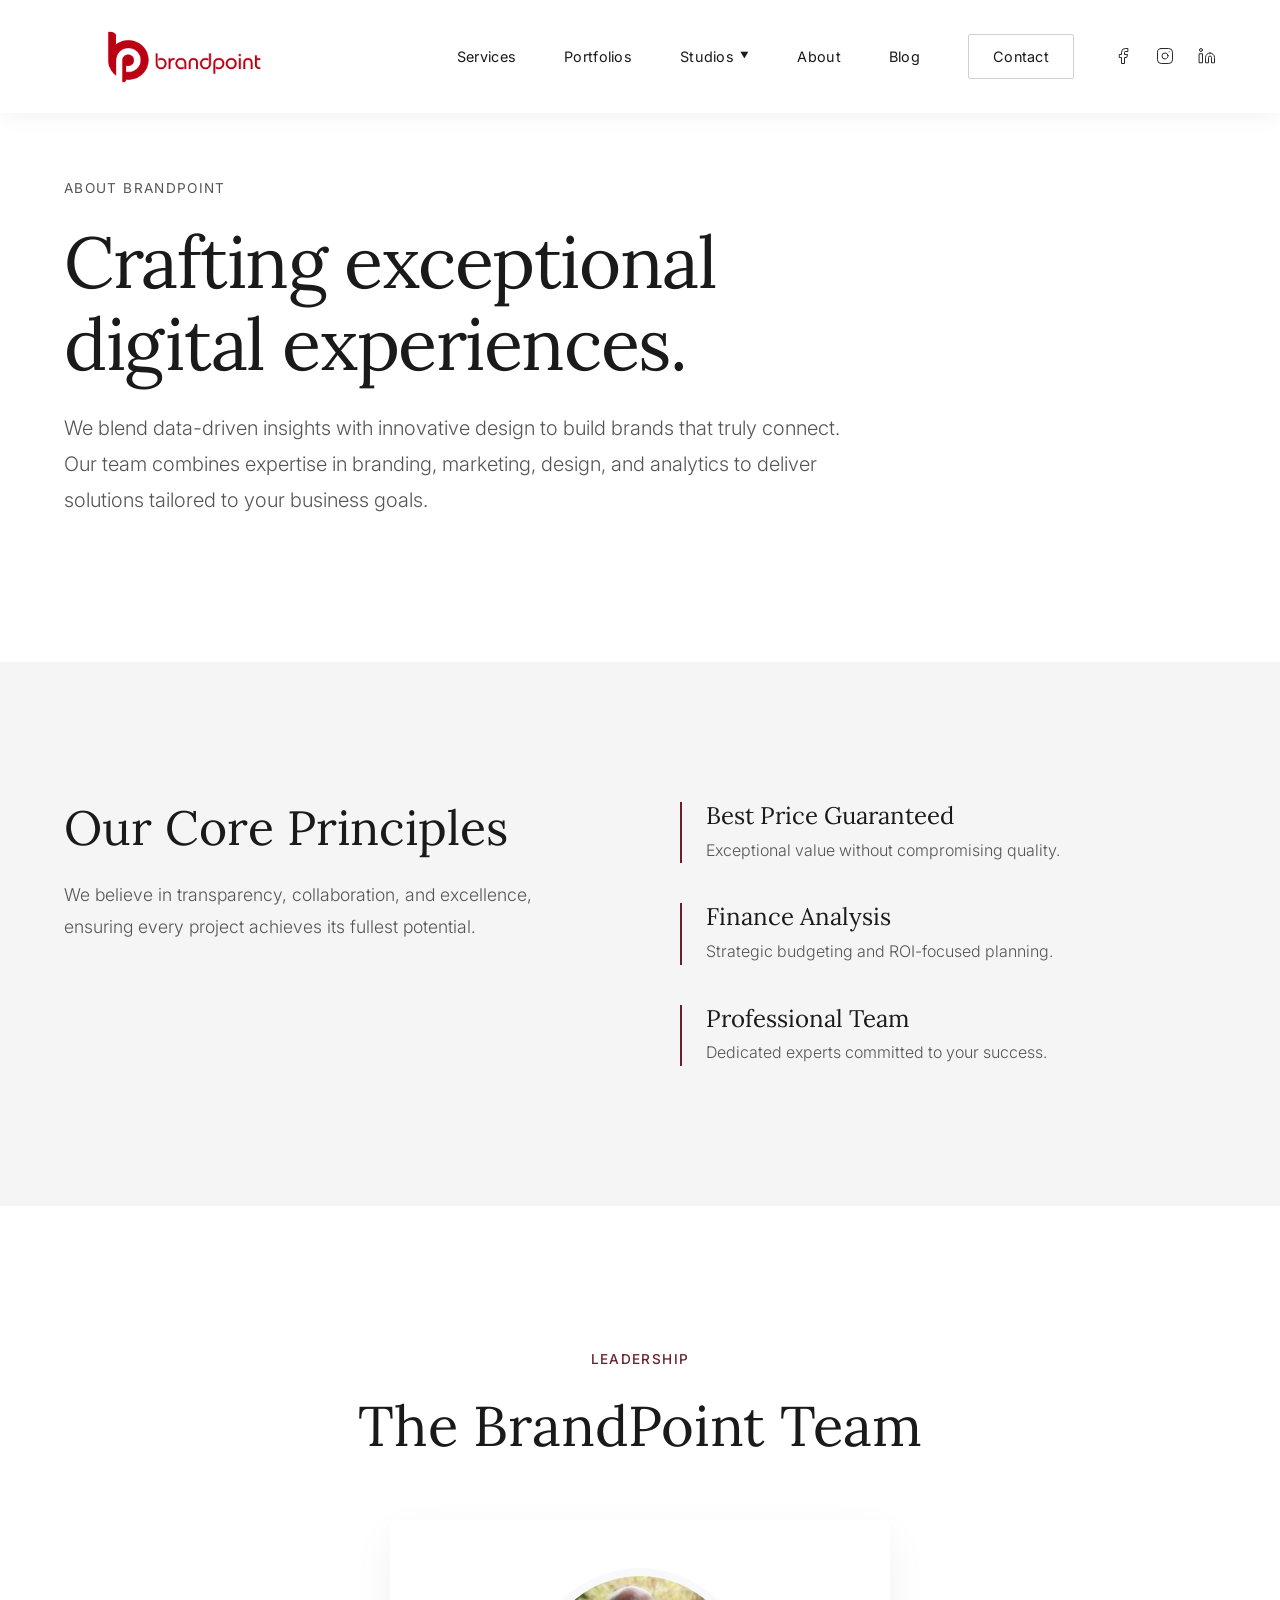
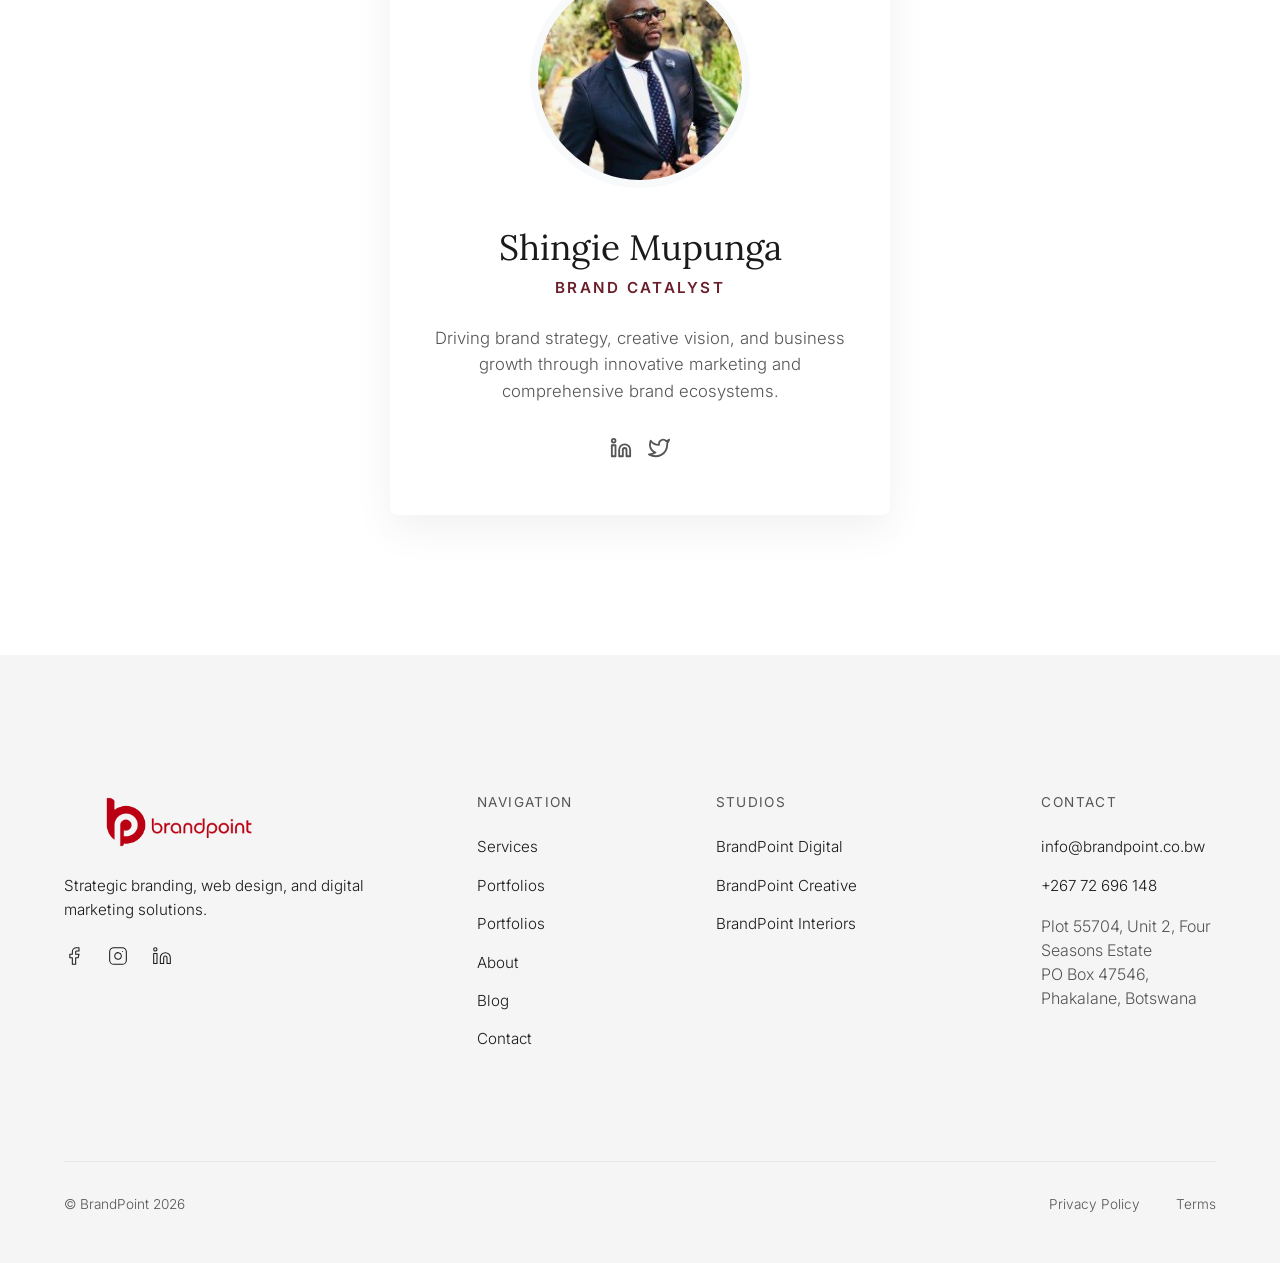
<file: about.html>
<!DOCTYPE html>

<html lang="en">
<head>
<meta charset="utf-8"/>
<meta content="width=device-width, initial-scale=1.0" name="viewport"/>
<title>Services | BrandPoint Strategic Branding</title>
<link href="https://fonts.googleapis.com" rel="preconnect"/>
<link crossorigin="" href="https://fonts.gstatic.com" rel="preconnect"/>
<link href="https://fonts.googleapis.com/css2?family=Inter:wght@300;400;500&amp;family=Lora:ital,wght@0,400;0,500;0,600;1,400&amp;display=swap" rel="stylesheet"/>
<link href="style.css" rel="stylesheet"/>
</head>
<body>
<div class="nav-backdrop" id="nav-backdrop"></div>
<!-- GLOBAL HEADER -->
<header class="site-header" id="header">
<div class="container header-inner">
<a class="logo" href="index.html"><img alt="BrandPoint Logo" src="images/logo.png"/></a>
<button aria-label="Toggle Menu" class="menu-toggle" id="mobile-menu-btn">
                ☰
            </button>
<nav>
<ul class="nav-links" id="nav-links">
<li><a href="services.html">Services</a></li>
<li><a href="portfolios.html">Portfolios</a></li>
<li class="has-dropdown" id="studios-nav">
<a class="dropdown-trigger" href="#">Studios <span class="arrow">▼</span></a>
<div class="dropdown-content">
<a class="dropdown-item" href="studios/digital.html">
<h4>BrandPoint Digital</h4>
<span>Branding, Web &amp; Digital Systems</span>
</a>
<a class="dropdown-item" href="studios/creative.html">
<h4>BrandPoint Creative</h4>
<span>Campaigns, Content &amp; Identity</span>
</a>
<a class="dropdown-item" href="studios/interiors.html">
<h4>BrandPoint Interiors</h4>
<span>Spatial Branding &amp; Interior Concepts</span>
</a>
</div>
</li>
<li><a href="about.html">About</a></li>
<li><a href="blog.html">Blog</a></li>
<li><a class="btn-nav-contact" href="contact.html">Contact</a></li>
</ul>
<div class="social-icons header-socials">
<a aria-label="Facebook" class="social-icon" href="#">
<svg fill="none" stroke="currentColor" stroke-linecap="round" stroke-linejoin="round" viewbox="0 0 24 24" xmlns="http://www.w3.org/2000/svg"><path d="M18 2h-3a5 5 0 0 0-5 5v3H7v4h3v8h4v-8h3l1-4h-4V7a1 1 0 0 1 1-1h3z"></path></svg>
</a>
<a aria-label="Instagram" class="social-icon" href="#">
<svg fill="none" stroke="currentColor" stroke-linecap="round" stroke-linejoin="round" viewbox="0 0 24 24" xmlns="http://www.w3.org/2000/svg"><rect height="20" rx="5" ry="5" width="20" x="2" y="2"></rect><path d="M16 11.37A4 4 0 1 1 12.63 8 4 4 0 0 1 16 11.37z"></path><line x1="17.5" x2="17.51" y1="6.5" y2="6.5"></line></svg>
</a>
<a aria-label="LinkedIn" class="social-icon" href="#">
<svg fill="none" stroke="currentColor" stroke-linecap="round" stroke-linejoin="round" viewbox="0 0 24 24" xmlns="http://www.w3.org/2000/svg"><path d="M16 8a6 6 0 0 1 6 6v7h-4v-7a2 2 0 0 0-2-2 2 2 0 0 0-2 2v7h-4v-7a6 6 0 0 1 6-6z"></path><rect height="12" width="4" x="2" y="9"></rect><circle cx="4" cy="4" r="2"></circle></svg>
</a>
</div>
</nav>
</div>
</header>
<!-- About Hero Section -->
<section class="page-hero section-spacing fade-up" style=" margin-top: 85px; padding-top: 6rem; padding-bottom: 6rem;">
<div class="container">
<div class="hero-content">
<h3 class="hero-label">About BrandPoint</h3>
<h1 class="hero-title" style="font-size: 4.5rem; margin-bottom: 1.5rem; font-family: var(--font-heading);">Crafting exceptional digital experiences.</h1>
<p class="hero-subtitle" style="font-size: 1.25rem; line-height: 1.8; color: var(--color-text-secondary); max-width: 800px;">We blend data-driven insights with innovative design to build brands that truly connect. Our team combines expertise in branding, marketing, design, and analytics to deliver solutions tailored to your business goals.</p>
</div>
</div>
</section>
<!-- Narrative & Values Section -->
<section class="section-bg-light section-spacing">
<div class="container">
<div class="responsive-grid grid-2 fade-up">
<div>
<h2 class="editorial-title" style="font-size: 3rem; margin-bottom: 1.5rem;">Our Core Principles</h2>
<p style="color: var(--color-text-secondary); font-size: 1.1rem; line-height: 1.8;">We believe in transparency, collaboration, and excellence, ensuring every project achieves its fullest potential.</p>
</div>
<div>
<div style="margin-bottom: 2.5rem; border-left: 2px solid var(--color-accent); padding-left: 1.5rem;">
<h4 style="font-family: var(--font-heading); font-size: 1.5rem; margin-bottom: 0.5rem;">Best Price Guaranteed</h4>
<p style="color: var(--color-text-secondary); margin-bottom: 0;">Exceptional value without compromising quality.</p>
</div>
<div style="margin-bottom: 2.5rem; border-left: 2px solid var(--color-accent); padding-left: 1.5rem;">
<h4 style="font-family: var(--font-heading); font-size: 1.5rem; margin-bottom: 0.5rem;">Finance Analysis</h4>
<p style="color: var(--color-text-secondary); margin-bottom: 0;">Strategic budgeting and ROI-focused planning.</p>
</div>
<div style="border-left: 2px solid var(--color-accent); padding-left: 1.5rem;">
<h4 style="font-family: var(--font-heading); font-size: 1.5rem; margin-bottom: 0.5rem;">Professional Team</h4>
<p style="color: var(--color-text-secondary); margin-bottom: 0;">Dedicated experts committed to your success.</p>
</div>
</div>
</div>
</div>
</section>
<!-- 6. TEAM SECTION -->
<section class="section-spacing">
<div class="container">
<div class="section-header fade-up text-center">
<span class="sub-label">Leadership</span>
<h2 class="editorial-title" style="font-size: 3.5rem;">The BrandPoint Team</h2>
</div>
<div class="fade-up" style="max-width: 500px; margin: 0 auto; text-align: center; padding: 3rem 2rem; background: white; border-radius: 8px; box-shadow: 0 15px 40px rgba(0,0,0,0.06);">
<img alt="Shingie Mupunga" src="images/1580986864473.jpeg" style="width: 220px; height: 220px; object-fit: cover; border-radius: 50%; margin-bottom: 2rem; border: 8px solid var(--color-bg-light, #f8f9fa);"/>
<h4 style="font-family: var(--font-heading); font-size: 2.2rem; margin-bottom: 0.5rem; color: #1a1a1a;">Shingie Mupunga</h4>
<p style="color: var(--color-accent); font-size: 0.95rem; text-transform: uppercase; letter-spacing: 0.15em; font-weight: 600; margin-bottom: 1.5rem;">Brand Catalyst</p>
<p style="color: var(--color-text-secondary); line-height: 1.6; font-size: 1.05rem;">Driving brand strategy, creative vision, and business growth through innovative marketing and comprehensive brand ecosystems.</p>
<div style="display: flex; gap: 1rem; justify-content: center; margin-top: 2rem;">
<a aria-label="LinkedIn" href="#" style="color: var(--color-text-secondary); transition: color 0.3s ease;"><svg fill="none" height="22" stroke="currentColor" stroke-linecap="round" stroke-linejoin="round" stroke-width="2" viewbox="0 0 24 24" width="22" xmlns="http://www.w3.org/2000/svg"><path d="M16 8a6 6 0 0 1 6 6v7h-4v-7a2 2 0 0 0-2-2 2 2 0 0 0-2 2v7h-4v-7a6 6 0 0 1 6-6z"></path><rect height="12" width="4" x="2" y="9"></rect><circle cx="4" cy="4" r="2"></circle></svg></a>
<a aria-label="Twitter" href="#" style="color: var(--color-text-secondary); transition: color 0.3s ease;"><svg fill="none" height="22" stroke="currentColor" stroke-linecap="round" stroke-linejoin="round" stroke-width="2" viewbox="0 0 24 24" width="22" xmlns="http://www.w3.org/2000/svg"><path d="M23 3a10.9 10.9 0 0 1-3.14 1.53 4.48 4.48 0 0 0-7.86 3v1A10.66 10.66 0 0 1 3 4s-4 9 5 13a11.64 11.64 0 0 1-7 2c9 5 20 0 20-11.5a4.5 4.5 0 0 0-.08-.83A7.72 7.72 0 0 0 23 3z"></path></svg></a>
</div>
</div>
</div>
</section>
<!-- 10. FOOTER -->
<footer class="site-footer">
<div class="container">
<div class="footer-grid">
<div class="footer-col">
<div class="footer-logo"><img alt="BrandPoint Logo" src="images/logo.png"/></div>
<p style="font-size: 0.95rem; margin-bottom: 0;">Strategic branding, web design, and digital marketing solutions.</p>
<div class="social-icons footer-socials">
<a aria-label="Facebook" class="social-icon" href="#">
<svg fill="none" stroke="currentColor" stroke-linecap="round" stroke-linejoin="round" viewbox="0 0 24 24" xmlns="http://www.w3.org/2000/svg"><path d="M18 2h-3a5 5 0 0 0-5 5v3H7v4h3v8h4v-8h3l1-4h-4V7a1 1 0 0 1 1-1h3z"></path></svg>
</a>
<a aria-label="Instagram" class="social-icon" href="#">
<svg fill="none" stroke="currentColor" stroke-linecap="round" stroke-linejoin="round" viewbox="0 0 24 24" xmlns="http://www.w3.org/2000/svg"><rect height="20" rx="5" ry="5" width="20" x="2" y="2"></rect><path d="M16 11.37A4 4 0 1 1 12.63 8 4 4 0 0 1 16 11.37z"></path><line x1="17.5" x2="17.51" y1="6.5" y2="6.5"></line></svg>
</a>
<a aria-label="LinkedIn" class="social-icon" href="#">
<svg fill="none" stroke="currentColor" stroke-linecap="round" stroke-linejoin="round" viewbox="0 0 24 24" xmlns="http://www.w3.org/2000/svg"><path d="M16 8a6 6 0 0 1 6 6v7h-4v-7a2 2 0 0 0-2-2 2 2 0 0 0-2 2v7h-4v-7a6 6 0 0 1 6-6z"></path><rect height="12" width="4" x="2" y="9"></rect><circle cx="4" cy="4" r="2"></circle></svg>
</a>
</div>
</div>
<div class="footer-col">
<h4>Navigation</h4>
<ul>
<li><a href="services.html">Services</a></li>
<li><a href="portfolios.html">Portfolios</a></li>
<li><a href="portfolios.html">Portfolios</a></li>
<li><a href="about.html">About</a></li>
<li><a href="blog.html">Blog</a></li>
<li><a href="contact.html">Contact</a></li>
</ul>
</div>
<div class="footer-col">
<h4>Studios</h4>
<ul>
<li><a href="studios/digital.html">BrandPoint Digital</a></li>
<li><a href="studios/creative.html">BrandPoint Creative</a></li>
<li><a href="studios/interiors.html">BrandPoint Interiors</a></li>
</ul>
</div>
<div class="footer-col">
<h4>Contact</h4>
<ul>
<li><a href="mailto:info@brandpoint.co.bw">info@brandpoint.co.bw</a></li>
<li><a href="tel:+26772696148">+267 72 696 148</a></li>
<li style="color: var(--color-text-secondary); margin-top: 1rem; line-height: 1.5;">Plot 55704, Unit 2, Four Seasons Estate<br/>PO Box 47546, Phakalane, Botswana</li>
</ul>
</div>
</div>
<div class="footer-bottom">
<div>© BrandPoint 2026</div>
<div>
<a href="#">Privacy Policy</a>
<a href="#">Terms</a>
</div>
</div>
</div>
</footer>
<script src="script.js"></script>
</body>
</html>
</file>
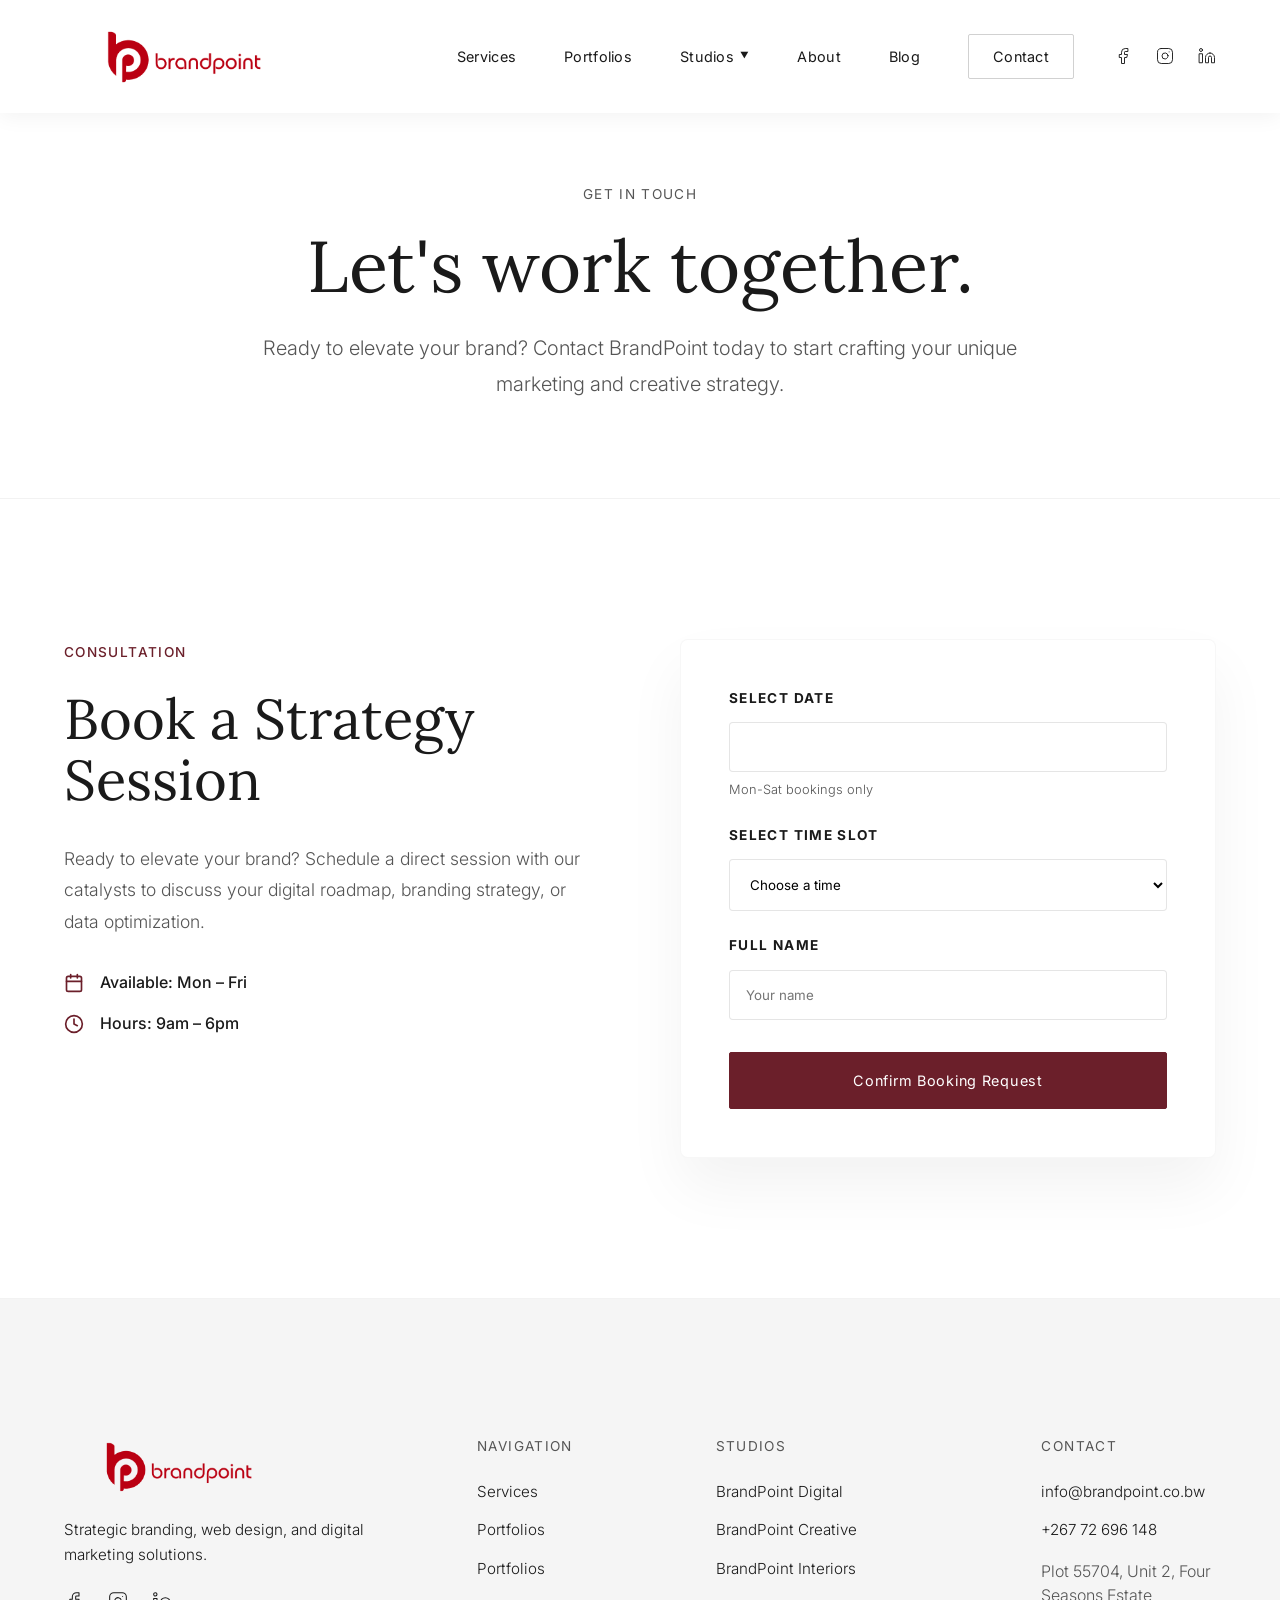
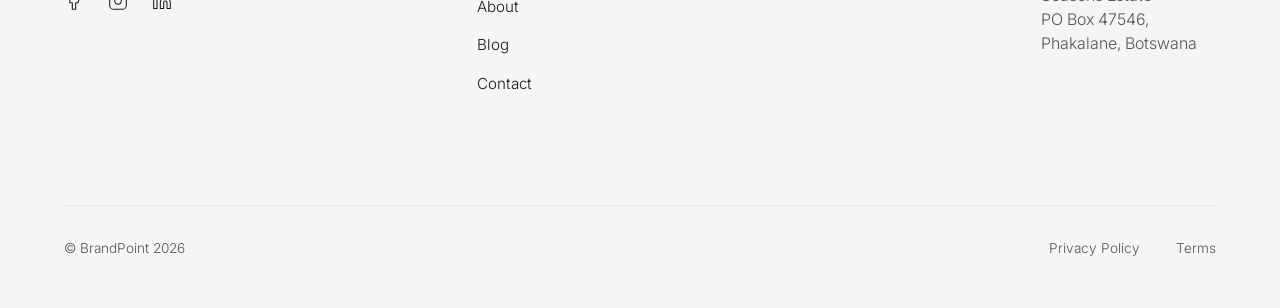
<file: contact.html>
<!DOCTYPE html>

<html lang="en">
<head>
<meta charset="utf-8"/>
<meta content="width=device-width, initial-scale=1.0" name="viewport"/>
<title>Services | BrandPoint Strategic Branding</title>
<link href="https://fonts.googleapis.com" rel="preconnect"/>
<link crossorigin="" href="https://fonts.gstatic.com" rel="preconnect"/>
<link href="https://fonts.googleapis.com/css2?family=Inter:wght@300;400;500&amp;family=Lora:ital,wght@0,400;0,500;0,600;1,400&amp;display=swap" rel="stylesheet"/>
<link href="style.css" rel="stylesheet"/>

</head>
<body>
<div class="nav-backdrop" id="nav-backdrop"></div>
<!-- GLOBAL HEADER -->
<header class="site-header" id="header">
<div class="container header-inner">
<a class="logo" href="index.html"><img alt="BrandPoint Logo" src="images/logo.png"/></a>
<button aria-label="Toggle Menu" class="menu-toggle" id="mobile-menu-btn">
                ☰
            </button>
<nav>
<ul class="nav-links" id="nav-links">
<li><a href="services.html">Services</a></li>
<li><a href="portfolios.html">Portfolios</a></li>
<li class="has-dropdown" id="studios-nav">
<a class="dropdown-trigger" href="#">Studios <span class="arrow">▼</span></a>
<div class="dropdown-content">
<a class="dropdown-item" href="studios/digital.html">
<h4>BrandPoint Digital</h4>
<span>Branding, Web &amp; Digital Systems</span>
</a>
<a class="dropdown-item" href="studios/creative.html">
<h4>BrandPoint Creative</h4>
<span>Campaigns, Content &amp; Identity</span>
</a>
<a class="dropdown-item" href="studios/interiors.html">
<h4>BrandPoint Interiors</h4>
<span>Spatial Branding &amp; Interior Concepts</span>
</a>
</div>
</li>
<li><a href="about.html">About</a></li>
<li><a href="blog.html">Blog</a></li>
<li><a class="btn-nav-contact" href="contact.html">Contact</a></li>
</ul>
<div class="social-icons header-socials">
<a aria-label="Facebook" class="social-icon" href="#">
<svg fill="none" stroke="currentColor" stroke-linecap="round" stroke-linejoin="round" viewbox="0 0 24 24" xmlns="http://www.w3.org/2000/svg"><path d="M18 2h-3a5 5 0 0 0-5 5v3H7v4h3v8h4v-8h3l1-4h-4V7a1 1 0 0 1 1-1h3z"></path></svg>
</a>
<a aria-label="Instagram" class="social-icon" href="#">
<svg fill="none" stroke="currentColor" stroke-linecap="round" stroke-linejoin="round" viewbox="0 0 24 24" xmlns="http://www.w3.org/2000/svg"><rect height="20" rx="5" ry="5" width="20" x="2" y="2"></rect><path d="M16 11.37A4 4 0 1 1 12.63 8 4 4 0 0 1 16 11.37z"></path><line x1="17.5" x2="17.51" y1="6.5" y2="6.5"></line></svg>
</a>
<a aria-label="LinkedIn" class="social-icon" href="#">
<svg fill="none" stroke="currentColor" stroke-linecap="round" stroke-linejoin="round" viewbox="0 0 24 24" xmlns="http://www.w3.org/2000/svg"><path d="M16 8a6 6 0 0 1 6 6v7h-4v-7a2 2 0 0 0-2-2 2 2 0 0 0-2 2v7h-4v-7a6 6 0 0 1 6-6z"></path><rect height="12" width="4" x="2" y="9"></rect><circle cx="4" cy="4" r="2"></circle></svg>
</a>
</div>
</nav>
</div>
</header>
<!-- Contact Hero Section -->
<section class="page-hero section-spacing fade-up" style=" margin-top: 85px; padding-top: 6rem; padding-bottom: 6rem;">
<div class="container text-center">
<h3 class="hero-label" style="display: inline-block; margin-bottom: 1.5rem;">Get In Touch</h3>
<h1 class="editorial-title" style="font-size: 4.5rem; margin-bottom: 1.5rem;">Let's work together.</h1>
<p class="hero-subtitle" style="font-size: 1.25rem; line-height: 1.8; color: var(--color-text-secondary); max-width: 800px; margin: 0 auto;">Ready to elevate your brand? Contact BrandPoint today to start crafting your unique marketing and creative strategy.</p>
</div>
</section>
<!-- 5. STRATEGIC BOOKING SYSTEM -->
<section class="section-spacing" style="background-color: var(--color-bg-primary); border-top: 1px solid rgba(0,0,0,0.05); border-bottom: 1px solid rgba(0,0,0,0.05);">
<div class="container">
<div class="responsive-grid grid-2 fade-up">
<div>
<span class="sub-label">Consultation</span>
<h2 class="editorial-title" style="font-size: 3.5rem; margin-bottom: 2rem;">Book a Strategy Session</h2>
<p style="font-size: 1.1rem; line-height: 1.8; color: var(--color-text-secondary); margin-bottom: 2rem;">Ready to elevate your brand? Schedule a direct session with our catalysts to discuss your digital roadmap, branding strategy, or data optimization.</p>
<div style="display: flex; flex-direction: column; gap: 1rem;">
<div style="display: flex; align-items: center; gap: 1rem; color: var(--color-text-primary); font-weight: 500;">
<svg fill="none" height="20" stroke="currentColor" stroke-linecap="round" stroke-linejoin="round" stroke-width="2" style="color: var(--color-accent);" viewbox="0 0 24 24" width="20"><rect height="18" rx="2" ry="2" width="18" x="3" y="4"></rect><line x1="16" x2="16" y1="2" y2="6"></line><line x1="8" x2="8" y1="2" y2="6"></line><line x1="3" x2="21" y1="10" y2="10"></line></svg>
                            Available: Mon – Fri
                        </div>
<div style="display: flex; align-items: center; gap: 1rem; color: var(--color-text-primary); font-weight: 500;">
<svg fill="none" height="20" stroke="currentColor" stroke-linecap="round" stroke-linejoin="round" stroke-width="2" style="color: var(--color-accent);" viewbox="0 0 24 24" width="20"><circle cx="12" cy="12" r="10"></circle><polyline points="12 6 12 12 16 14"></polyline></svg>
                            Hours: 9am – 6pm
                        </div>
</div>
</div>
<div id="booking-form-container" style="background: white; padding: 3rem; border-radius: 8px; box-shadow: 0 30px 60px rgba(0,0,0,0.05); border: 1px solid rgba(0,0,0,0.03);">
<form id="consultation-booking">
<div style="margin-bottom: 1.5rem;">
<label style="display: block; font-size: 0.85rem; text-transform: uppercase; letter-spacing: 0.1em; font-weight: 700; margin-bottom: 0.8rem; color: var(--color-text-primary);">Select Date</label>
<input class="custom-premium-datepicker" id="booking-date" readonly="readonly" required="" style="width: 100%; padding: 1rem; border: 1px solid rgba(0,0,0,0.1); border-radius: 4px; font-family: var(--font-body); outline: none; transition: border-color 0.3s ease; cursor: pointer; background-color: #fff;" type="text"/>
<small id="date-hint" style="display: block; margin-top: 0.5rem; color: var(--color-text-secondary); font-size: 0.8rem;">Mon-Sat bookings only</small>
</div>
<div style="margin-bottom: 1.5rem;">
<label style="display: block; font-size: 0.85rem; text-transform: uppercase; letter-spacing: 0.1em; font-weight: 700; margin-bottom: 0.8rem; color: var(--color-text-primary);">Select Time Slot</label>
<select id="booking-time" required="" style="width: 100%; padding: 1rem; border: 1px solid rgba(0,0,0,0.1); border-radius: 4px; font-family: var(--font-body); outline: none; background: white; cursor: pointer;">
<option disabled="" selected="" value="">Choose a time</option>
<option value="09:00">09:00 AM</option>
<option value="10:00">10:00 AM</option>
<option value="11:00">11:00 AM</option>
<option value="12:00">12:00 PM</option>
<option value="13:00">01:00 PM</option>
<option value="14:00">02:00 PM</option>
<option value="15:00">03:00 PM</option>
</select>
</div>
<div style="margin-bottom: 2rem;">
<label style="display: block; font-size: 0.85rem; text-transform: uppercase; letter-spacing: 0.1em; font-weight: 700; margin-bottom: 0.8rem; color: var(--color-text-primary);">Full Name</label>
<input placeholder="Your name" required="" style="width: 100%; padding: 1rem; border: 1px solid rgba(0,0,0,0.1); border-radius: 4px; font-family: var(--font-body); outline: none;" type="text"/>
</div>
<button class="btn btn-primary" style="width: 100%; padding: 1.2rem;" type="submit">Confirm Booking Request</button>
</form>
</div>
</div>
</div>
</section>
<script>
        document.addEventListener('DOMContentLoaded', function() {
            const dateInput = document.getElementById('booking-date');
            if (dateInput) {
                // Set min date to tomorrow
                const today = new Date();
                const tomorrow = new Date(today);
                tomorrow.setDate(tomorrow.getDate() + 1);
                dateInput.min = tomorrow.toISOString().split('T')[0];

                dateInput.addEventListener('change', function() {
                    const day = new Date(this.value).getUTCDay();
                    if (day === 0 || day === 6) { // Sunday or Saturday
                        alert('Consultations are not available on weekends. Please select a day from Monday to Friday.');
                        this.value = '';
                    }
                });
            }

            const bookingForm = document.getElementById('consultation-booking');
            if (bookingForm) {
                bookingForm.addEventListener('submit', function(e) {
                    e.preventDefault();
                    const form = this;
                    const date = document.getElementById('booking-date').value;
                    const time = document.getElementById('booking-time').value;
                    
                    form.innerHTML = `
                        <div style="text-align: center; padding: 2rem;">
                            <svg width="60" height="60" viewBox="0 0 24 24" fill="none" stroke="#28a745" stroke-width="2" stroke-linecap="round" stroke-linejoin="round" style="margin-bottom: 1.5rem;"><polyline points="20 6 9 17 4 12"></polyline></svg>
                            <h3 style="font-family: var(--font-heading); font-size: 1.8rem; margin-bottom: 1rem;">Request Sent!</h3>
                            <p style="color: var(--color-text-secondary);">Thank you. We have received your request for <strong>${date} at ${time}</strong>. Our team will contact you shortly to confirm.</p>
                            <button onclick="location.reload()" class="btn btn-secondary" style="margin-top: 2rem;">Book another</button>
                        </div>
                    `;
                });
            }
        });
    </script>
<!-- 10. FOOTER -->
<footer class="site-footer">
<div class="container">
<div class="footer-grid">
<div class="footer-col">
<div class="footer-logo"><img alt="BrandPoint Logo" src="images/logo.png"/></div>
<p style="font-size: 0.95rem; margin-bottom: 0;">Strategic branding, web design, and digital marketing solutions.</p>
<div class="social-icons footer-socials">
<a aria-label="Facebook" class="social-icon" href="#">
<svg fill="none" stroke="currentColor" stroke-linecap="round" stroke-linejoin="round" viewbox="0 0 24 24" xmlns="http://www.w3.org/2000/svg"><path d="M18 2h-3a5 5 0 0 0-5 5v3H7v4h3v8h4v-8h3l1-4h-4V7a1 1 0 0 1 1-1h3z"></path></svg>
</a>
<a aria-label="Instagram" class="social-icon" href="#">
<svg fill="none" stroke="currentColor" stroke-linecap="round" stroke-linejoin="round" viewbox="0 0 24 24" xmlns="http://www.w3.org/2000/svg"><rect height="20" rx="5" ry="5" width="20" x="2" y="2"></rect><path d="M16 11.37A4 4 0 1 1 12.63 8 4 4 0 0 1 16 11.37z"></path><line x1="17.5" x2="17.51" y1="6.5" y2="6.5"></line></svg>
</a>
<a aria-label="LinkedIn" class="social-icon" href="#">
<svg fill="none" stroke="currentColor" stroke-linecap="round" stroke-linejoin="round" viewbox="0 0 24 24" xmlns="http://www.w3.org/2000/svg"><path d="M16 8a6 6 0 0 1 6 6v7h-4v-7a2 2 0 0 0-2-2 2 2 0 0 0-2 2v7h-4v-7a6 6 0 0 1 6-6z"></path><rect height="12" width="4" x="2" y="9"></rect><circle cx="4" cy="4" r="2"></circle></svg>
</a>
</div>
</div>
<div class="footer-col">
<h4>Navigation</h4>
<ul>
<li><a href="services.html">Services</a></li>
<li><a href="portfolios.html">Portfolios</a></li>
<li><a href="portfolios.html">Portfolios</a></li>
<li><a href="about.html">About</a></li>
<li><a href="blog.html">Blog</a></li>
<li><a href="contact.html">Contact</a></li>
</ul>
</div>
<div class="footer-col">
<h4>Studios</h4>
<ul>
<li><a href="studios/digital.html">BrandPoint Digital</a></li>
<li><a href="studios/creative.html">BrandPoint Creative</a></li>
<li><a href="studios/interiors.html">BrandPoint Interiors</a></li>
</ul>
</div>
<div class="footer-col">
<h4>Contact</h4>
<ul>
<li><a href="mailto:info@brandpoint.co.bw">info@brandpoint.co.bw</a></li>
<li><a href="tel:+26772696148">+267 72 696 148</a></li>
<li style="color: var(--color-text-secondary); margin-top: 1rem; line-height: 1.5;">Plot 55704, Unit 2, Four Seasons Estate<br/>PO Box 47546, Phakalane, Botswana</li>
</ul>
</div>
</div>
<div class="footer-bottom">
<div>© BrandPoint 2026</div>
<div>
<a href="#">Privacy Policy</a>
<a href="#">Terms</a>
</div>
</div>
</div>
</footer>
<script src="script.js"></script>
</body>
</html>
</file>
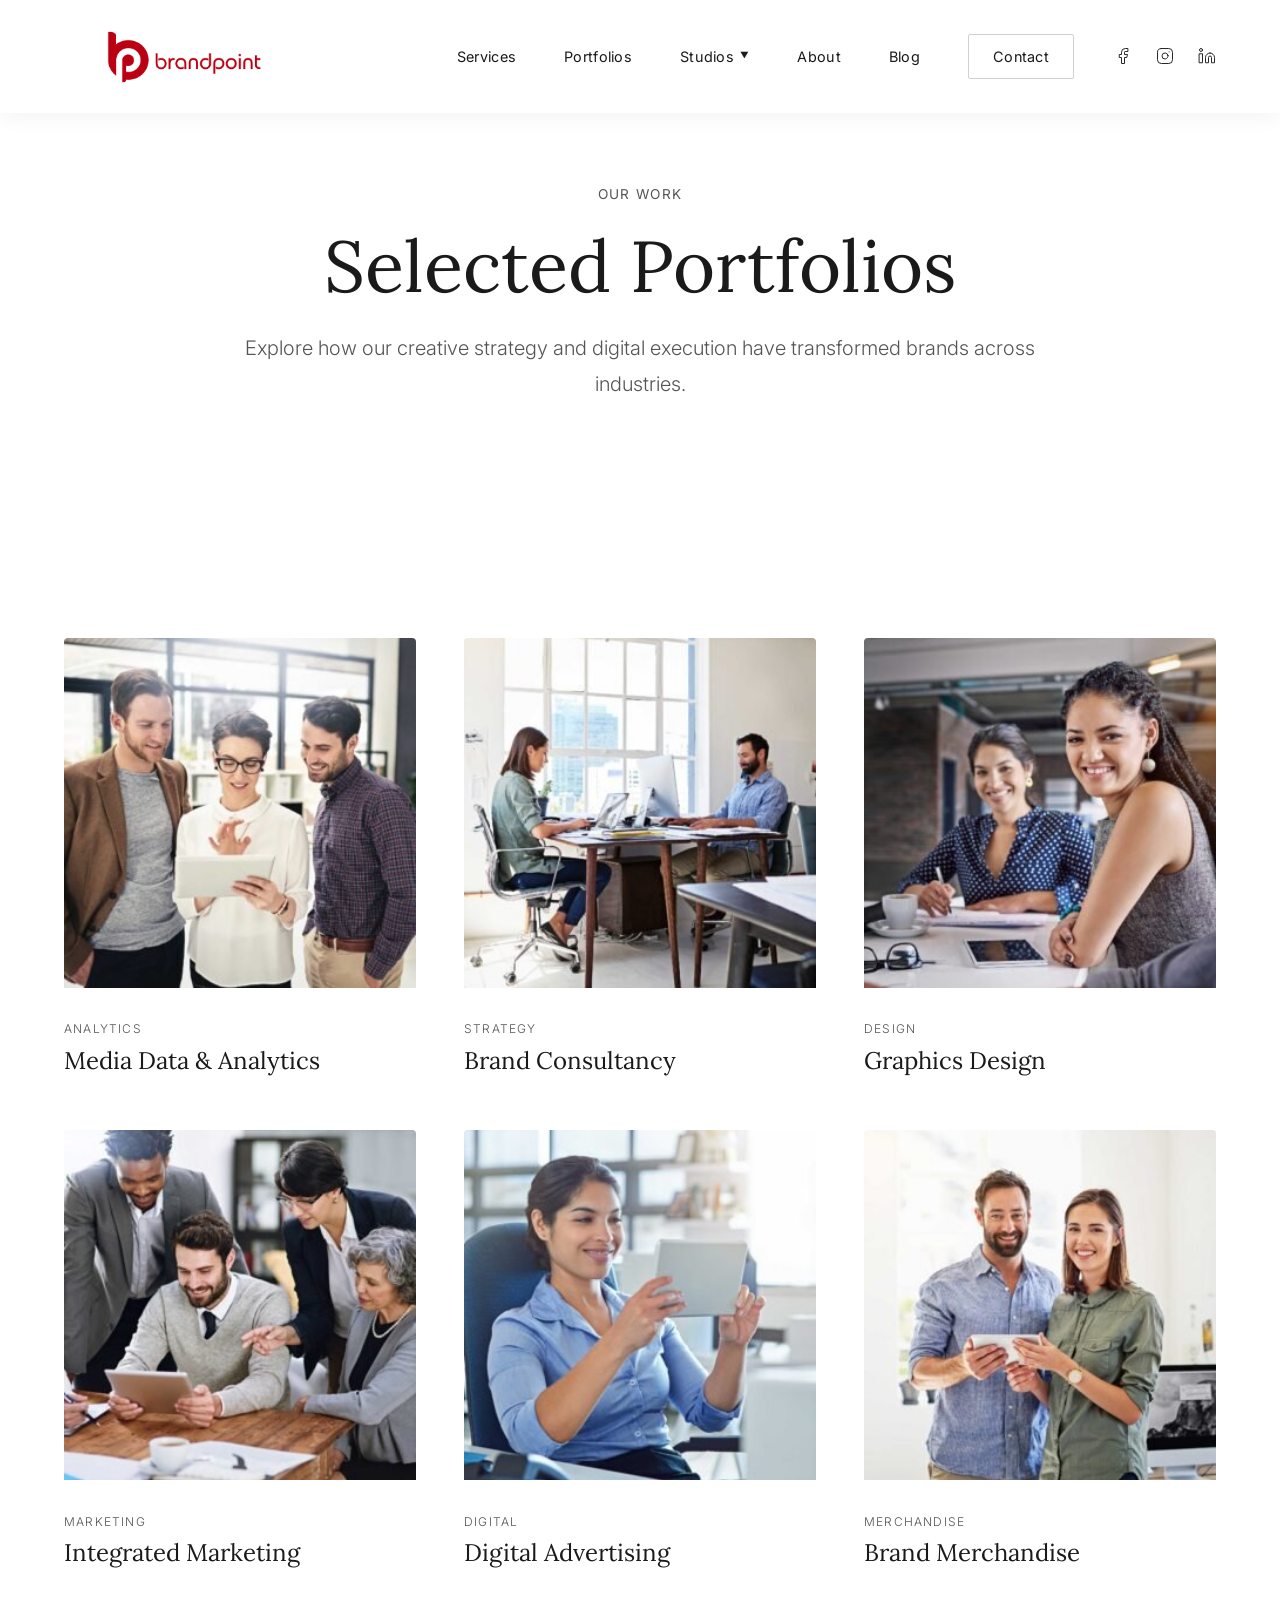
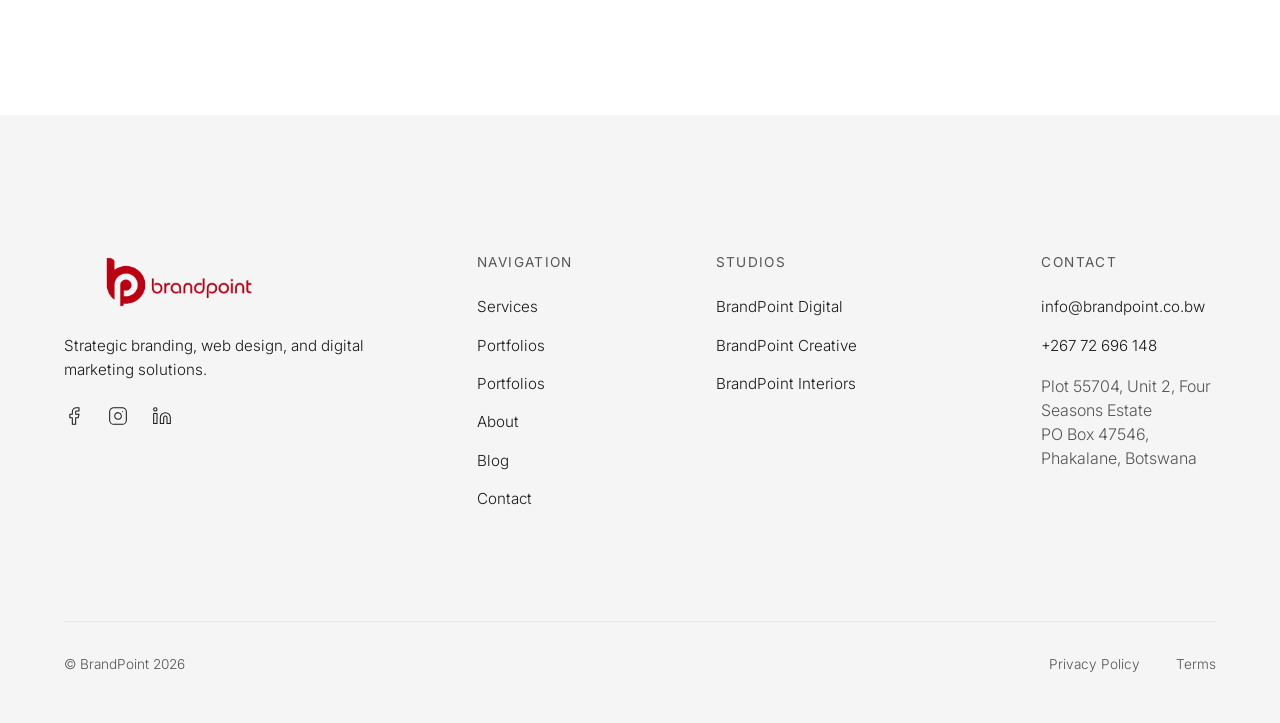
<file: portfolios.html>
<!DOCTYPE html>

<html lang="en">
<head>
<meta charset="utf-8"/>
<meta content="width=device-width, initial-scale=1.0" name="viewport"/>
<title>Services | BrandPoint Strategic Branding</title>
<link href="https://fonts.googleapis.com" rel="preconnect"/>
<link crossorigin="" href="https://fonts.gstatic.com" rel="preconnect"/>
<link href="https://fonts.googleapis.com/css2?family=Inter:wght@300;400;500&amp;family=Lora:ital,wght@0,400;0,500;0,600;1,400&amp;display=swap" rel="stylesheet"/>
<link href="style.css" rel="stylesheet"/>
</head>
<body>
<div class="nav-backdrop" id="nav-backdrop"></div>
<!-- GLOBAL HEADER -->
<header class="site-header" id="header">
<div class="container header-inner">
<a class="logo" href="index.html"><img alt="BrandPoint Logo" src="images/logo.png"/></a>
<button aria-label="Toggle Menu" class="menu-toggle" id="mobile-menu-btn">
                ☰
            </button>
<nav>
<ul class="nav-links" id="nav-links">
<li><a href="services.html">Services</a></li>
<li><a href="portfolios.html">Portfolios</a></li>
<li class="has-dropdown" id="studios-nav">
<a class="dropdown-trigger" href="#">Studios <span class="arrow">▼</span></a>
<div class="dropdown-content">
<a class="dropdown-item" href="studios/digital.html">
<h4>BrandPoint Digital</h4>
<span>Branding, Web &amp; Digital Systems</span>
</a>
<a class="dropdown-item" href="studios/creative.html">
<h4>BrandPoint Creative</h4>
<span>Campaigns, Content &amp; Identity</span>
</a>
<a class="dropdown-item" href="studios/interiors.html">
<h4>BrandPoint Interiors</h4>
<span>Spatial Branding &amp; Interior Concepts</span>
</a>
</div>
</li>
<li><a href="about.html">About</a></li>
<li><a href="blog.html">Blog</a></li>
<li><a class="btn-nav-contact" href="contact.html">Contact</a></li>
</ul>
<div class="social-icons header-socials">
<a aria-label="Facebook" class="social-icon" href="#">
<svg fill="none" stroke="currentColor" stroke-linecap="round" stroke-linejoin="round" viewbox="0 0 24 24" xmlns="http://www.w3.org/2000/svg"><path d="M18 2h-3a5 5 0 0 0-5 5v3H7v4h3v8h4v-8h3l1-4h-4V7a1 1 0 0 1 1-1h3z"></path></svg>
</a>
<a aria-label="Instagram" class="social-icon" href="#">
<svg fill="none" stroke="currentColor" stroke-linecap="round" stroke-linejoin="round" viewbox="0 0 24 24" xmlns="http://www.w3.org/2000/svg"><rect height="20" rx="5" ry="5" width="20" x="2" y="2"></rect><path d="M16 11.37A4 4 0 1 1 12.63 8 4 4 0 0 1 16 11.37z"></path><line x1="17.5" x2="17.51" y1="6.5" y2="6.5"></line></svg>
</a>
<a aria-label="LinkedIn" class="social-icon" href="#">
<svg fill="none" stroke="currentColor" stroke-linecap="round" stroke-linejoin="round" viewbox="0 0 24 24" xmlns="http://www.w3.org/2000/svg"><path d="M16 8a6 6 0 0 1 6 6v7h-4v-7a2 2 0 0 0-2-2 2 2 0 0 0-2 2v7h-4v-7a6 6 0 0 1 6-6z"></path><rect height="12" width="4" x="2" y="9"></rect><circle cx="4" cy="4" r="2"></circle></svg>
</a>
</div>
</nav>
</div>
</header>
<!-- Portfolios Hero Section -->
<section class="page-hero section-spacing fade-up" style=" margin-top: 85px; padding-top: 6rem; padding-bottom: 6rem;">
<div class="container text-center">
<h3 class="hero-label" style="display: inline-block; margin-bottom: 1.5rem;">Our Work</h3>
<h1 class="editorial-title" style="font-size: 4.5rem; margin-bottom: 1.5rem;">Selected Portfolios</h1>
<p class="hero-subtitle" style="font-size: 1.25rem; line-height: 1.8; color: var(--color-text-secondary); max-width: 800px; margin: 0 auto;">Explore how our creative strategy and digital execution have transformed brands across industries.</p>
</div>
</section>
<!-- Portfolio Grid -->

<section class="section-spacing" style="background-color: var(--color-bg-primary);">
<div class="container fade-up">
<div style="display: grid; grid-template-columns: repeat(auto-fill, minmax(350px, 1fr)); gap: 3rem;">
<!-- Item 1 -->
<div class="premium-port-card">
<div style="overflow: hidden; border-radius: 4px; margin-bottom: 1.5rem; position: relative;">
<img alt="Media Data &amp; Analytics" class="port-img" src="images/shot-of-a-team-of-businesspeople-discussing-someth-2022-10-07-20-31-02-utc-300x300.jpg" style="width: 100%; height: 350px; object-fit: cover; transition: transform 0.8s cubic-bezier(0.165, 0.84, 0.44, 1);"/>
<div class="port-overlay" style="position: absolute; inset: 0; background: rgba(107, 31, 42, 0.9); opacity: 0; transition: opacity 0.4s ease; display: flex; align-items: center; justify-content: center;">
<span class="port-view-text" style="color: white; font-weight: 500; letter-spacing: 0.15em; text-transform: uppercase; font-size: 0.8rem; transform: translateY(20px); transition: transform 0.4s ease;">View Case Study</span>
</div>
</div>
<span style="font-size: 0.75rem; text-transform: uppercase; letter-spacing: 0.1em; color: var(--color-text-secondary); margin-bottom: 0.5rem; display: block;">Analytics</span>
<h4 style="font-family: var(--font-heading); font-size: 1.5rem; margin-bottom: 0.5rem; color: var(--color-text-primary);">Media Data &amp; Analytics</h4>
</div>
<!-- Item 2 -->
<div class="premium-port-card">
<div style="overflow: hidden; border-radius: 4px; margin-bottom: 1.5rem; position: relative;">
<img alt="Brand Consultancy" class="port-img" src="images/entrepreneurs-hard-at-work-2023-03-08-18-47-26-utc-300x300.jpg" style="width: 100%; height: 350px; object-fit: cover; transition: transform 0.8s cubic-bezier(0.165, 0.84, 0.44, 1);"/>
<div class="port-overlay" style="position: absolute; inset: 0; background: rgba(107, 31, 42, 0.9); opacity: 0; transition: opacity 0.4s ease; display: flex; align-items: center; justify-content: center;">
<span class="port-view-text" style="color: white; font-weight: 500; letter-spacing: 0.15em; text-transform: uppercase; font-size: 0.8rem; transform: translateY(20px); transition: transform 0.4s ease;">View Case Study</span>
</div>
</div>
<span style="font-size: 0.75rem; text-transform: uppercase; letter-spacing: 0.1em; color: var(--color-text-secondary); margin-bottom: 0.5rem; display: block;">Strategy</span>
<h4 style="font-family: var(--font-heading); font-size: 1.5rem; margin-bottom: 0.5rem; color: var(--color-text-primary);">Brand Consultancy</h4>
</div>
<!-- Item 3 -->
<div class="premium-port-card">
<div style="overflow: hidden; border-radius: 4px; margin-bottom: 1.5rem; position: relative;">
<img alt="Graphics Design" class="port-img" src="images/were-working-on-something-big-2023-03-08-19-21-21-utc-300x300.jpg" style="width: 100%; height: 350px; object-fit: cover; transition: transform 0.8s cubic-bezier(0.165, 0.84, 0.44, 1);"/>
<div class="port-overlay" style="position: absolute; inset: 0; background: rgba(107, 31, 42, 0.9); opacity: 0; transition: opacity 0.4s ease; display: flex; align-items: center; justify-content: center;">
<span class="port-view-text" style="color: white; font-weight: 500; letter-spacing: 0.15em; text-transform: uppercase; font-size: 0.8rem; transform: translateY(20px); transition: transform 0.4s ease;">View Case Study</span>
</div>
</div>
<span style="font-size: 0.75rem; text-transform: uppercase; letter-spacing: 0.1em; color: var(--color-text-secondary); margin-bottom: 0.5rem; display: block;">Design</span>
<h4 style="font-family: var(--font-heading); font-size: 1.5rem; margin-bottom: 0.5rem; color: var(--color-text-primary);">Graphics Design</h4>
</div>
<!-- Item 4 -->
<div class="premium-port-card">
<div style="overflow: hidden; border-radius: 4px; margin-bottom: 1.5rem; position: relative;">
<img alt="Integrated Marketing" class="port-img" src="images/cropped-shot-of-a-group-of-businesspeople-working-2023-01-09-21-50-46-utc-300x300.jpg" style="width: 100%; height: 350px; object-fit: cover; transition: transform 0.8s cubic-bezier(0.165, 0.84, 0.44, 1);"/>
<div class="port-overlay" style="position: absolute; inset: 0; background: rgba(107, 31, 42, 0.9); opacity: 0; transition: opacity 0.4s ease; display: flex; align-items: center; justify-content: center;">
<span class="port-view-text" style="color: white; font-weight: 500; letter-spacing: 0.15em; text-transform: uppercase; font-size: 0.8rem; transform: translateY(20px); transition: transform 0.4s ease;">View Case Study</span>
</div>
</div>
<span style="font-size: 0.75rem; text-transform: uppercase; letter-spacing: 0.1em; color: var(--color-text-secondary); margin-bottom: 0.5rem; display: block;">Marketing</span>
<h4 style="font-family: var(--font-heading); font-size: 1.5rem; margin-bottom: 0.5rem; color: var(--color-text-primary);">Integrated Marketing</h4>
</div>
<!-- Item 5 -->
<div class="premium-port-card">
<div style="overflow: hidden; border-radius: 4px; margin-bottom: 1.5rem; position: relative;">
<img alt="Digital Advertising" class="port-img" src="images/now-thats-what-i-like-to-see-2023-03-08-18-47-16-utc-300x300.jpg" style="width: 100%; height: 350px; object-fit: cover; transition: transform 0.8s cubic-bezier(0.165, 0.84, 0.44, 1);"/>
<div class="port-overlay" style="position: absolute; inset: 0; background: rgba(107, 31, 42, 0.9); opacity: 0; transition: opacity 0.4s ease; display: flex; align-items: center; justify-content: center;">
<span class="port-view-text" style="color: white; font-weight: 500; letter-spacing: 0.15em; text-transform: uppercase; font-size: 0.8rem; transform: translateY(20px); transition: transform 0.4s ease;">View Case Study</span>
</div>
</div>
<span style="font-size: 0.75rem; text-transform: uppercase; letter-spacing: 0.1em; color: var(--color-text-secondary); margin-bottom: 0.5rem; display: block;">Digital</span>
<h4 style="font-family: var(--font-heading); font-size: 1.5rem; margin-bottom: 0.5rem; color: var(--color-text-primary);">Digital Advertising</h4>
</div>
<!-- Item 6 -->
<div class="premium-port-card">
<div style="overflow: hidden; border-radius: 4px; margin-bottom: 1.5rem; position: relative;">
<img alt="Merchandise" class="port-img" src="images/we-share-ideas-and-success-portrait-of-coworkers-2022-12-14-23-19-30-utc-300x300.jpg" style="width: 100%; height: 350px; object-fit: cover; transition: transform 0.8s cubic-bezier(0.165, 0.84, 0.44, 1);"/>
<div class="port-overlay" style="position: absolute; inset: 0; background: rgba(107, 31, 42, 0.9); opacity: 0; transition: opacity 0.4s ease; display: flex; align-items: center; justify-content: center;">
<span class="port-view-text" style="color: white; font-weight: 500; letter-spacing: 0.15em; text-transform: uppercase; font-size: 0.8rem; transform: translateY(20px); transition: transform 0.4s ease;">View Case Study</span>
</div>
</div>
<span style="font-size: 0.75rem; text-transform: uppercase; letter-spacing: 0.1em; color: var(--color-text-secondary); margin-bottom: 0.5rem; display: block;">Merchandise</span>
<h4 style="font-family: var(--font-heading); font-size: 1.5rem; margin-bottom: 0.5rem; color: var(--color-text-primary);">Brand Merchandise</h4>
</div>
</div>
</div>
</section>

<!-- 10. FOOTER -->
<footer class="site-footer">
<div class="container">
<div class="footer-grid">
<div class="footer-col">
<div class="footer-logo"><img alt="BrandPoint Logo" src="images/logo.png"/></div>
<p style="font-size: 0.95rem; margin-bottom: 0;">Strategic branding, web design, and digital marketing solutions.</p>
<div class="social-icons footer-socials">
<a aria-label="Facebook" class="social-icon" href="#">
<svg fill="none" stroke="currentColor" stroke-linecap="round" stroke-linejoin="round" viewbox="0 0 24 24" xmlns="http://www.w3.org/2000/svg"><path d="M18 2h-3a5 5 0 0 0-5 5v3H7v4h3v8h4v-8h3l1-4h-4V7a1 1 0 0 1 1-1h3z"></path></svg>
</a>
<a aria-label="Instagram" class="social-icon" href="#">
<svg fill="none" stroke="currentColor" stroke-linecap="round" stroke-linejoin="round" viewbox="0 0 24 24" xmlns="http://www.w3.org/2000/svg"><rect height="20" rx="5" ry="5" width="20" x="2" y="2"></rect><path d="M16 11.37A4 4 0 1 1 12.63 8 4 4 0 0 1 16 11.37z"></path><line x1="17.5" x2="17.51" y1="6.5" y2="6.5"></line></svg>
</a>
<a aria-label="LinkedIn" class="social-icon" href="#">
<svg fill="none" stroke="currentColor" stroke-linecap="round" stroke-linejoin="round" viewbox="0 0 24 24" xmlns="http://www.w3.org/2000/svg"><path d="M16 8a6 6 0 0 1 6 6v7h-4v-7a2 2 0 0 0-2-2 2 2 0 0 0-2 2v7h-4v-7a6 6 0 0 1 6-6z"></path><rect height="12" width="4" x="2" y="9"></rect><circle cx="4" cy="4" r="2"></circle></svg>
</a>
</div>
</div>
<div class="footer-col">
<h4>Navigation</h4>
<ul>
<li><a href="services.html">Services</a></li>
<li><a href="portfolios.html">Portfolios</a></li>
<li><a href="portfolios.html">Portfolios</a></li>
<li><a href="about.html">About</a></li>
<li><a href="blog.html">Blog</a></li>
<li><a href="contact.html">Contact</a></li>
</ul>
</div>
<div class="footer-col">
<h4>Studios</h4>
<ul>
<li><a href="studios/digital.html">BrandPoint Digital</a></li>
<li><a href="studios/creative.html">BrandPoint Creative</a></li>
<li><a href="studios/interiors.html">BrandPoint Interiors</a></li>
</ul>
</div>
<div class="footer-col">
<h4>Contact</h4>
<ul>
<li><a href="mailto:info@brandpoint.co.bw">info@brandpoint.co.bw</a></li>
<li><a href="tel:+26772696148">+267 72 696 148</a></li>
<li style="color: var(--color-text-secondary); margin-top: 1rem; line-height: 1.5;">Plot 55704, Unit 2, Four Seasons Estate<br/>PO Box 47546, Phakalane, Botswana</li>
</ul>
</div>
</div>
<div class="footer-bottom">
<div>© BrandPoint 2026</div>
<div>
<a href="#">Privacy Policy</a>
<a href="#">Terms</a>
</div>
</div>
</div>
</footer>
<script src="script.js"></script>
</body>
</html>
</file>
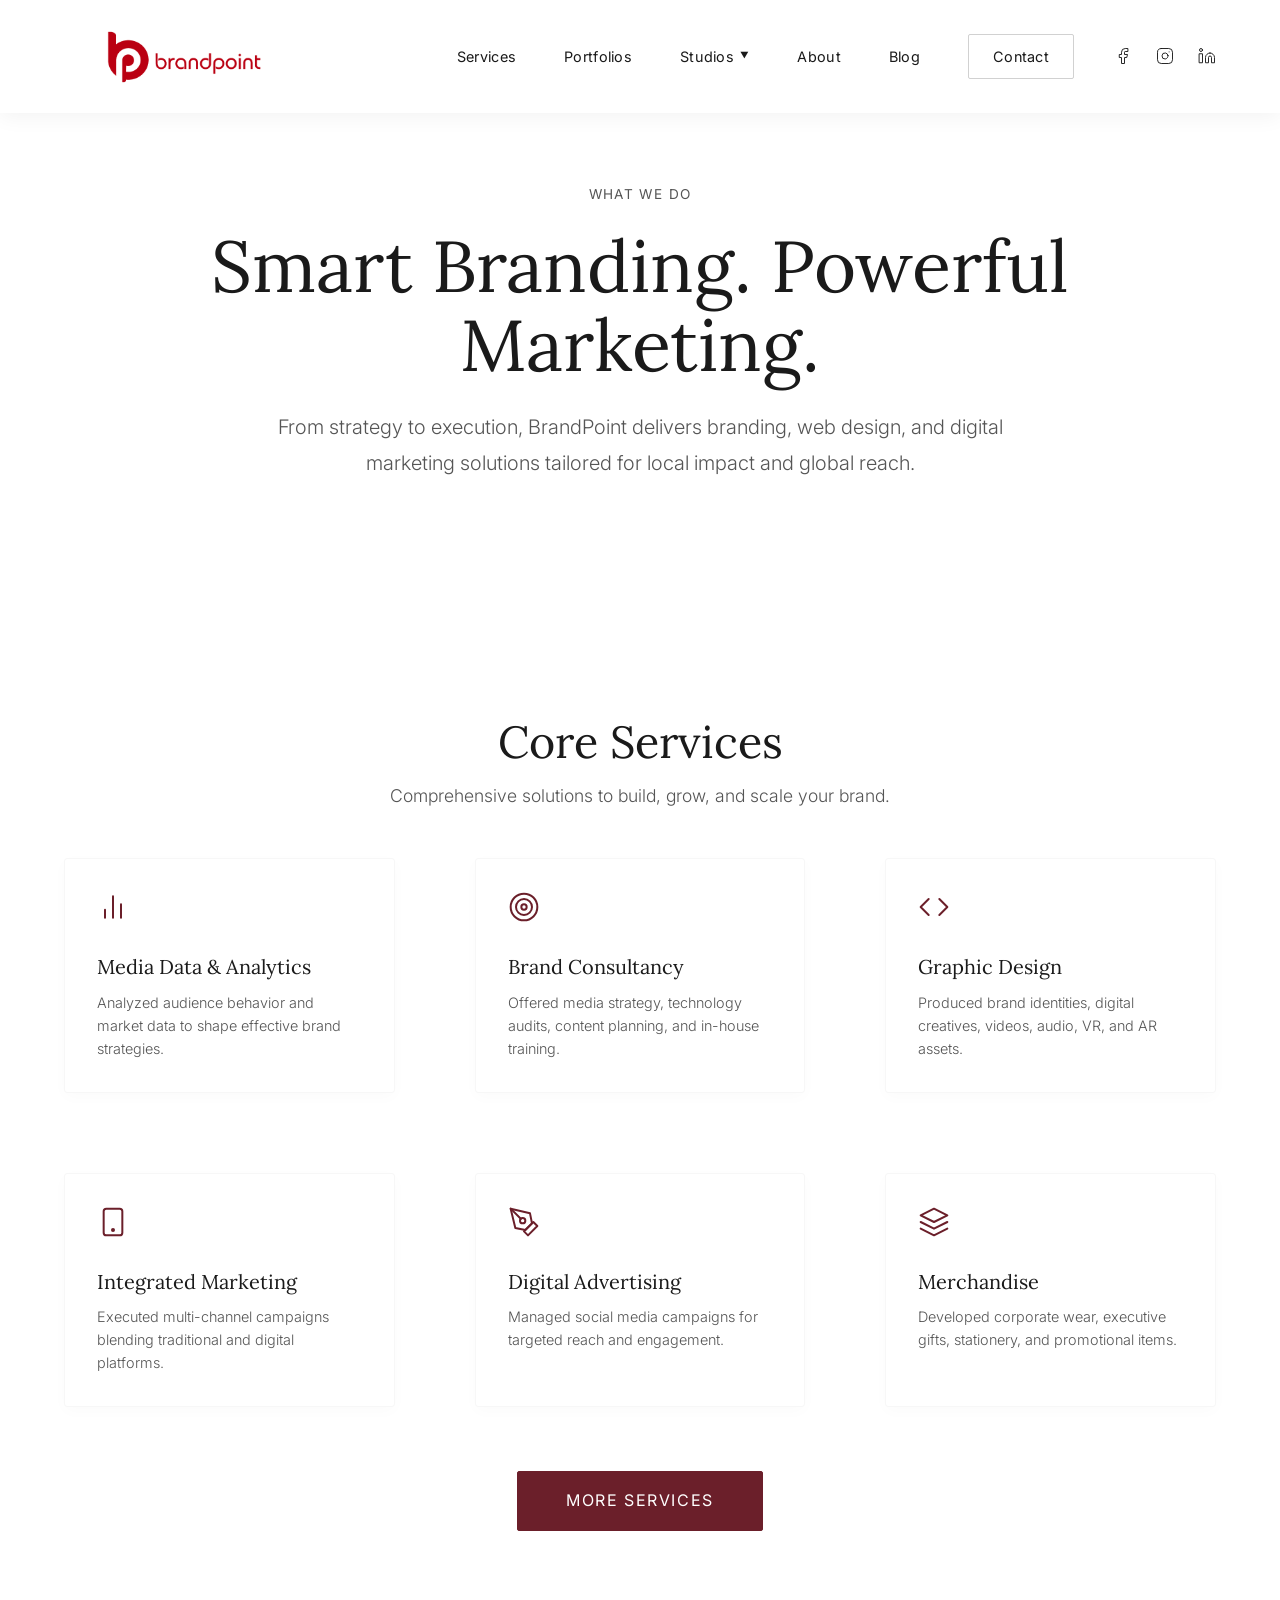
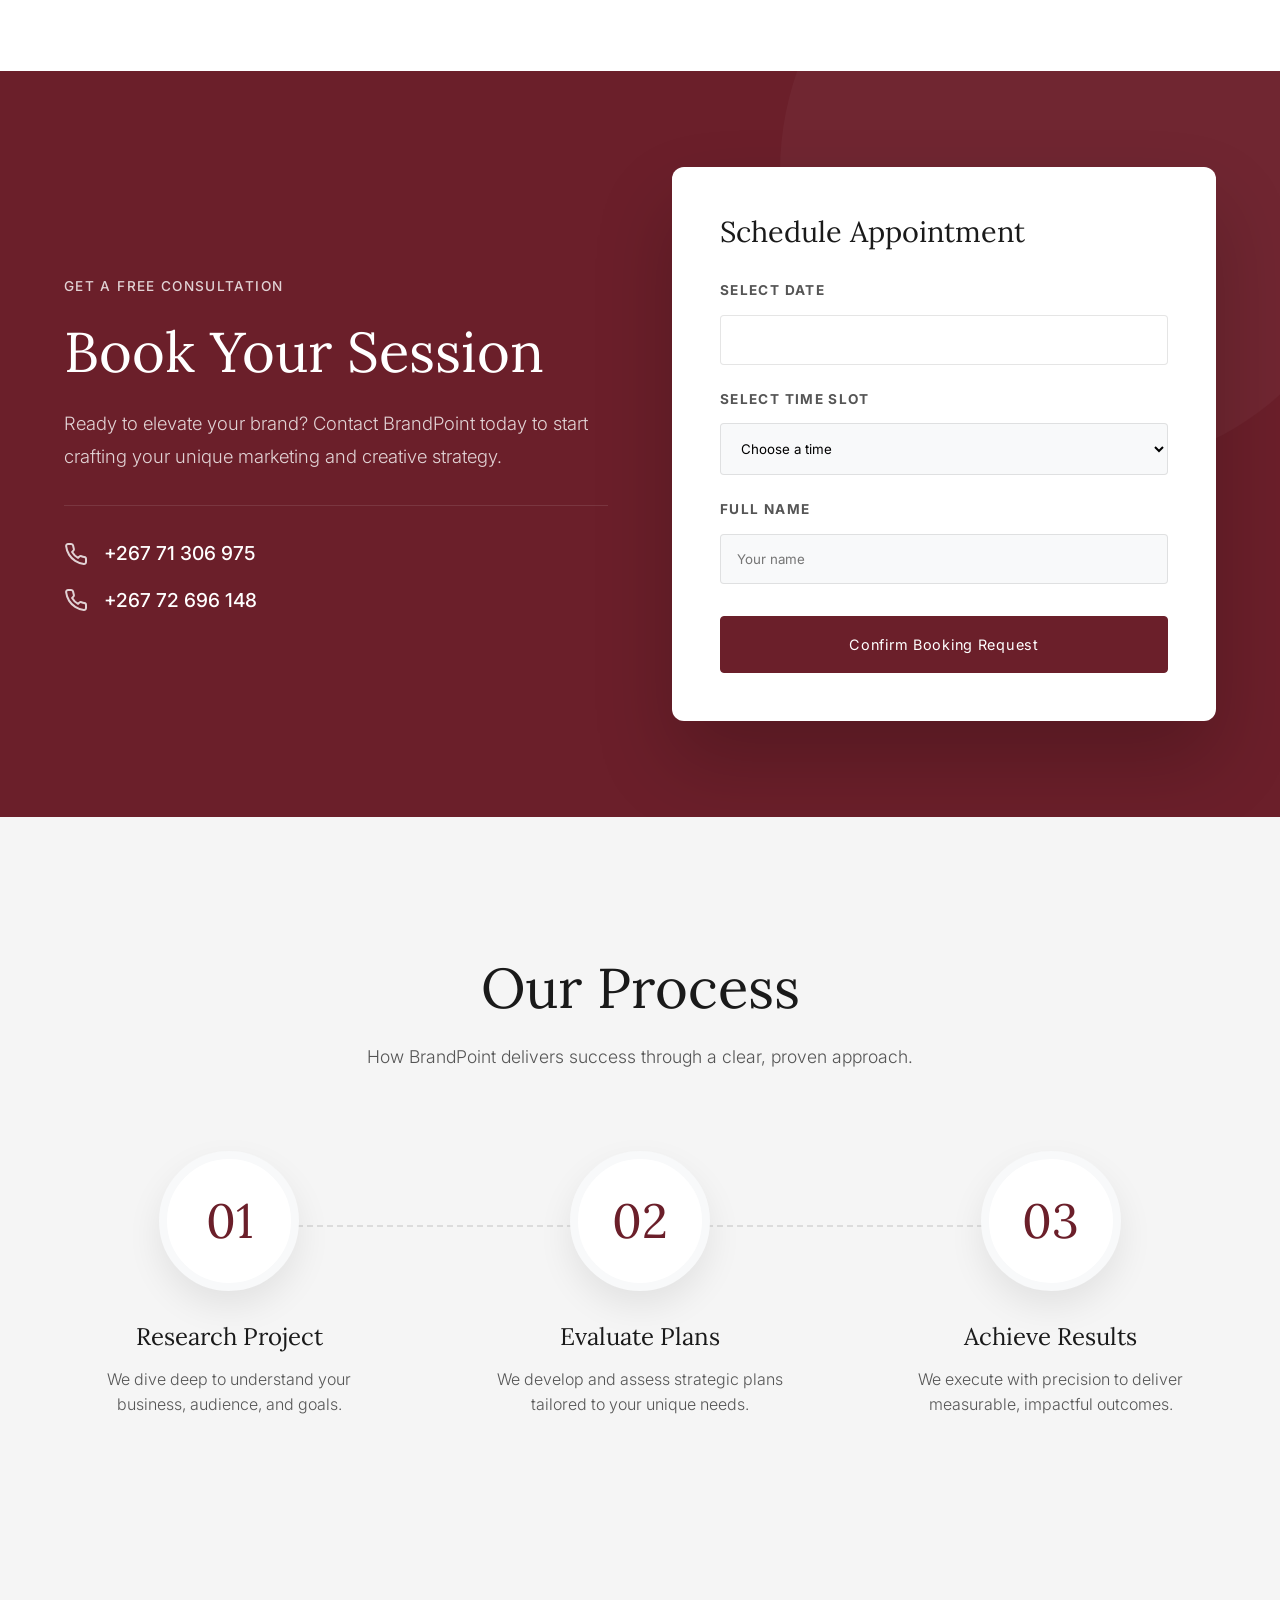
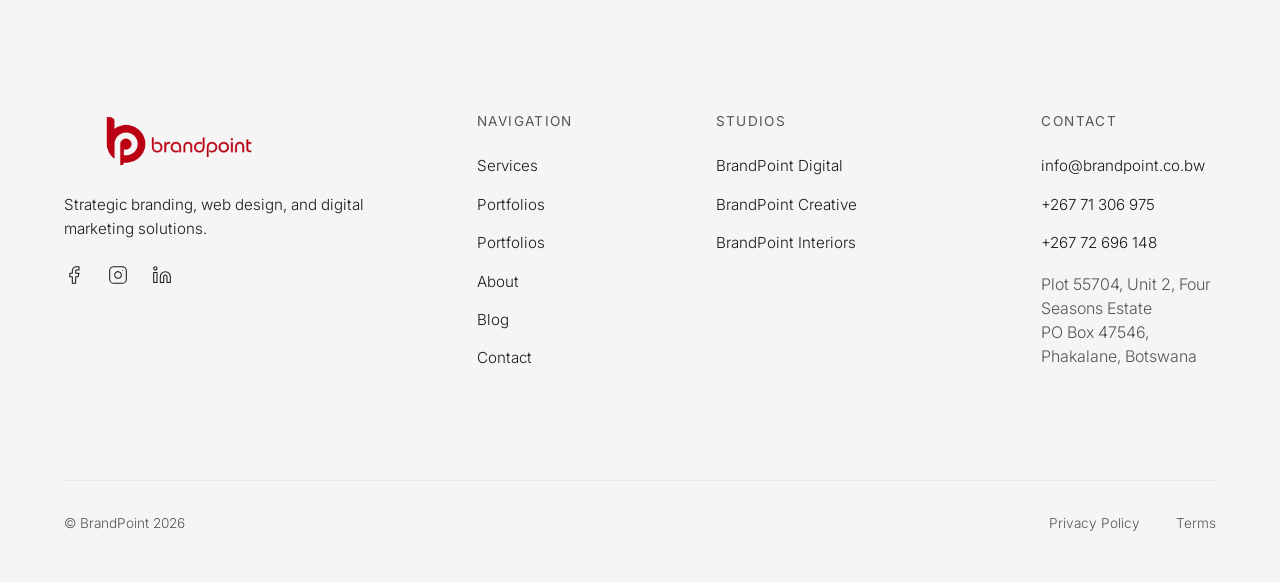
<file: services.html>
<!DOCTYPE html>

<html lang="en">
<head>
<meta charset="utf-8"/>
<meta content="width=device-width, initial-scale=1.0" name="viewport"/>
<title>Services | BrandPoint Strategic Branding</title>
<link href="https://fonts.googleapis.com" rel="preconnect"/>
<link crossorigin="" href="https://fonts.gstatic.com" rel="preconnect"/>
<link href="https://fonts.googleapis.com/css2?family=Inter:wght@300;400;500&amp;family=Lora:ital,wght@0,400;0,500;0,600;1,400&amp;display=swap" rel="stylesheet"/>
<link href="style.css" rel="stylesheet"/>
<style id="process-styles">
        .process-grid { position: relative; }
        @media (min-width: 900px) {
            .process-grid::before {
                content: '';
                position: absolute;
                top: 90px;
                left: 15%;
                right: 15%;
                height: 2px;
                border-top: 2px dashed rgba(0,0,0,0.1);
                z-index: 1;
            }
        }
        .process-circle {
            width: 140px; height: 140px; border-radius: 50%; background: white; 
            box-shadow: 0 15px 35px rgba(0,0,0,0.08); display: flex; 
            align-items: center; justify-content: center; margin: 0 auto 2rem; 
            position: relative; z-index: 2; border: 8px solid var(--color-bg-light, #f8f9fa);
            transition: transform 0.3s ease;
        }
        .process-card:hover .process-circle {
            transform: translateY(-10px);
        }
        </style>
</head>
<body>
<div class="nav-backdrop" id="nav-backdrop"></div>
<!-- GLOBAL HEADER -->
<header class="site-header" id="header">
<div class="container header-inner">
<a class="logo" href="index.html"><img alt="BrandPoint Logo" src="images/logo.png"/></a>
<button aria-label="Toggle Menu" class="menu-toggle" id="mobile-menu-btn">
                ☰
            </button>
<nav>
<ul class="nav-links" id="nav-links">
<li><a href="services.html">Services</a></li>
<li><a href="portfolios.html">Portfolios</a></li>
<li class="has-dropdown" id="studios-nav">
<a class="dropdown-trigger" href="#">Studios <span class="arrow">▼</span></a>
<div class="dropdown-content">
<a class="dropdown-item" href="studios/digital.html">
<h4>BrandPoint Digital</h4>
<span>Branding, Web &amp; Digital Systems</span>
</a>
<a class="dropdown-item" href="studios/creative.html">
<h4>BrandPoint Creative</h4>
<span>Campaigns, Content &amp; Identity</span>
</a>
<a class="dropdown-item" href="studios/interiors.html">
<h4>BrandPoint Interiors</h4>
<span>Spatial Branding &amp; Interior Concepts</span>
</a>
</div>
</li>
<li><a href="about.html">About</a></li>
<li><a href="blog.html">Blog</a></li>
<li><a class="btn-nav-contact" href="contact.html">Contact</a></li>
</ul>
<div class="social-icons header-socials">
<a aria-label="Facebook" class="social-icon" href="#">
<svg fill="none" stroke="currentColor" stroke-linecap="round" stroke-linejoin="round" viewbox="0 0 24 24" xmlns="http://www.w3.org/2000/svg"><path d="M18 2h-3a5 5 0 0 0-5 5v3H7v4h3v8h4v-8h3l1-4h-4V7a1 1 0 0 1 1-1h3z"></path></svg>
</a>
<a aria-label="Instagram" class="social-icon" href="#">
<svg fill="none" stroke="currentColor" stroke-linecap="round" stroke-linejoin="round" viewbox="0 0 24 24" xmlns="http://www.w3.org/2000/svg"><rect height="20" rx="5" ry="5" width="20" x="2" y="2"></rect><path d="M16 11.37A4 4 0 1 1 12.63 8 4 4 0 0 1 16 11.37z"></path><line x1="17.5" x2="17.51" y1="6.5" y2="6.5"></line></svg>
</a>
<a aria-label="LinkedIn" class="social-icon" href="#">
<svg fill="none" stroke="currentColor" stroke-linecap="round" stroke-linejoin="round" viewbox="0 0 24 24" xmlns="http://www.w3.org/2000/svg"><path d="M16 8a6 6 0 0 1 6 6v7h-4v-7a2 2 0 0 0-2-2 2 2 0 0 0-2 2v7h-4v-7a6 6 0 0 1 6-6z"></path><rect height="12" width="4" x="2" y="9"></rect><circle cx="4" cy="4" r="2"></circle></svg>
</a>
</div>
</nav>
</div>
</header>
<!-- Services Hero Section -->
<section class="page-hero section-spacing fade-up" style=" margin-top: 85px; padding-top: 6rem; padding-bottom: 6rem;">
<div class="container text-center">
<h3 class="hero-label" style="display: inline-block; margin-bottom: 1.5rem;">What We Do</h3>
<h1 class="editorial-title" style="font-size: 4.5rem; margin-bottom: 1.5rem;">Smart Branding. Powerful Marketing.</h1>
<p class="hero-subtitle" style="font-size: 1.25rem; line-height: 1.8; color: var(--color-text-secondary); max-width: 800px; margin: 0 auto;">From strategy to execution, BrandPoint delivers branding, web design, and digital marketing solutions tailored for local impact and global reach.</p>
</div>
</section>
<!-- 4. CORE SERVICES -->
<section class="section-spacing">
<div class="container">
<!-- Services Section Header -->
<div class="fade-up" style="margin-bottom: 3rem; text-align: center;">
<h3 class="editorial-title" style="font-size: 2.8rem; margin-bottom: 1rem;">Core Services</h3>
<p style="color: var(--color-text-secondary); max-width: 600px; margin: 0 auto; font-size: 1.1rem;">Comprehensive solutions to build, grow, and scale your brand.</p>
</div>
<div class="responsive-grid grid-3 fade-up">
<!-- 1 -->
<div class="service-card" style="background: #ffffff; padding: 2rem; border-radius: 4px; border: 1px solid rgba(0,0,0,0.03); box-shadow: 0 4px 15px rgba(0,0,0,0.02); transition: transform 0.3s ease, box-shadow 0.3s ease;">
<div style="color: var(--color-accent); margin-bottom: 1.5rem;">
<svg fill="none" height="32" stroke="currentColor" stroke-linecap="round" stroke-linejoin="round" stroke-width="1.5" viewbox="0 0 24 24" width="32">
<line x1="18" x2="18" y1="20" y2="10"></line>
<line x1="12" x2="12" y1="20" y2="4"></line>
<line x1="6" x2="6" y1="20" y2="14"></line>
</svg>
</div>
<h3 style="font-family: var(--font-heading); font-size: 1.25rem; margin-bottom: 0.8rem; color: #1a1a1a;">Media Data &amp; Analytics</h3>
<p style="color: var(--color-text-secondary); font-size: 0.9rem; line-height: 1.6;">Analyzed audience behavior and market data to shape effective brand strategies.</p>
</div>
<!-- 2 -->
<div class="service-card" style="background: #ffffff; padding: 2rem; border-radius: 4px; border: 1px solid rgba(0,0,0,0.03); box-shadow: 0 4px 15px rgba(0,0,0,0.02); transition: transform 0.3s ease, box-shadow 0.3s ease;">
<div style="color: var(--color-accent); margin-bottom: 1.5rem;">
<svg fill="none" height="32" stroke="currentColor" stroke-linecap="round" stroke-linejoin="round" stroke-width="1.5" viewbox="0 0 24 24" width="32">
<circle cx="12" cy="12" r="10"></circle>
<circle cx="12" cy="12" r="6"></circle>
<circle cx="12" cy="12" r="2"></circle>
</svg>
</div>
<h3 style="font-family: var(--font-heading); font-size: 1.25rem; margin-bottom: 0.8rem; color: #1a1a1a;">Brand Consultancy</h3>
<p style="color: var(--color-text-secondary); font-size: 0.9rem; line-height: 1.6;">Offered media strategy, technology audits, content planning, and in-house training.</p>
</div>
<!-- 3 -->
<div class="service-card" style="background: #ffffff; padding: 2rem; border-radius: 4px; border: 1px solid rgba(0,0,0,0.03); box-shadow: 0 4px 15px rgba(0,0,0,0.02); transition: transform 0.3s ease, box-shadow 0.3s ease;">
<div style="color: var(--color-accent); margin-bottom: 1.5rem;">
<svg fill="none" height="32" stroke="currentColor" stroke-linecap="round" stroke-linejoin="round" stroke-width="1.5" viewbox="0 0 24 24" width="32">
<polyline points="16 18 22 12 16 6"></polyline>
<polyline points="8 6 2 12 8 18"></polyline>
</svg>
</div>
<h3 style="font-family: var(--font-heading); font-size: 1.25rem; margin-bottom: 0.8rem; color: #1a1a1a;">Graphic Design</h3>
<p style="color: var(--color-text-secondary); font-size: 0.9rem; line-height: 1.6;">Produced brand identities, digital creatives, videos, audio, VR, and AR assets.</p>
</div>
<!-- 4 -->
<div class="service-card" style="background: #ffffff; padding: 2rem; border-radius: 4px; border: 1px solid rgba(0,0,0,0.03); box-shadow: 0 4px 15px rgba(0,0,0,0.02); transition: transform 0.3s ease, box-shadow 0.3s ease;">
<div style="color: var(--color-accent); margin-bottom: 1.5rem;">
<svg fill="none" height="32" stroke="currentColor" stroke-linecap="round" stroke-linejoin="round" stroke-width="1.5" viewbox="0 0 24 24" width="32">
<rect height="20" rx="2" ry="2" width="14" x="5" y="2"></rect>
<line stroke-width="3" x1="12" x2="12.01" y1="18" y2="18"></line>
</svg>
</div>
<h3 style="font-family: var(--font-heading); font-size: 1.25rem; margin-bottom: 0.8rem; color: #1a1a1a;">Integrated Marketing</h3>
<p style="color: var(--color-text-secondary); font-size: 0.9rem; line-height: 1.6;">Executed multi-channel campaigns blending traditional and digital platforms.</p>
</div>
<!-- 5 -->
<div class="service-card" style="background: #ffffff; padding: 2rem; border-radius: 4px; border: 1px solid rgba(0,0,0,0.03); box-shadow: 0 4px 15px rgba(0,0,0,0.02); transition: transform 0.3s ease, box-shadow 0.3s ease;">
<div style="color: var(--color-accent); margin-bottom: 1.5rem;">
<svg fill="none" height="32" stroke="currentColor" stroke-linecap="round" stroke-linejoin="round" stroke-width="1.5" viewbox="0 0 24 24" width="32">
<path d="M12 19l7-7 3 3-7 7-3-3z"></path>
<path d="M18 13l-1.5-7.5L2 2l3.5 14.5L13 18l5-5z"></path>
<path d="M2 2l7.586 7.586"></path>
<circle cx="11" cy="11" r="2"></circle>
</svg>
</div>
<h3 style="font-family: var(--font-heading); font-size: 1.25rem; margin-bottom: 0.8rem; color: #1a1a1a;">Digital Advertising</h3>
<p style="color: var(--color-text-secondary); font-size: 0.9rem; line-height: 1.6;">Managed social media campaigns for targeted reach and engagement.</p>
</div>
<!-- 6 -->
<div class="service-card" style="background: #ffffff; padding: 2rem; border-radius: 4px; border: 1px solid rgba(0,0,0,0.03); box-shadow: 0 4px 15px rgba(0,0,0,0.02); transition: transform 0.3s ease, box-shadow 0.3s ease;">
<div style="color: var(--color-accent); margin-bottom: 1.5rem;">
<svg fill="none" height="32" stroke="currentColor" stroke-linecap="round" stroke-linejoin="round" stroke-width="1.5" viewbox="0 0 24 24" width="32">
<polygon points="12 2 2 7 12 12 22 7 12 2"></polygon>
<polyline points="2 12 12 17 22 12"></polyline>
<polyline points="2 17 12 22 22 17"></polyline>
</svg>
</div>
<h3 style="font-family: var(--font-heading); font-size: 1.25rem; margin-bottom: 0.8rem; color: #1a1a1a;">Merchandise</h3>
<p style="color: var(--color-text-secondary); font-size: 0.9rem; line-height: 1.6;">Developed corporate wear, executive gifts, stationery, and promotional items.</p>
</div>
<!-- 7 -->
<!-- 8 -->
</div>
<div class="text-center fade-up" style="margin-top: 4rem;">
<a class="btn btn-primary" href="services.html" style="padding: 1rem 3rem; font-size: 1rem; letter-spacing: 0.1em;">MORE SERVICES</a>
</div>
</div>
</section>
<!-- Proven Approach -->
<section class="section-spacing" style="background-color: var(--color-accent); color: white; position: relative; overflow: hidden; padding: 6rem 0;"><div style="position: absolute; width: 600px; height: 600px; border-radius: 50%; background: rgba(255,255,255,0.03); top: -200px; right: -100px; pointer-events: none;"></div><div class="container"><div class="responsive-grid grid-2 fade-up" style="align-items: center; gap: 4rem;"><div><span class="sub-label" style="color: rgba(255,255,255,0.8); border-color: rgba(255,255,255,0.3);">GET A FREE CONSULTATION</span><h2 class="editorial-title" style="font-size: 3.5rem; margin-bottom: 1.5rem; color: white;">Book Your Session</h2><p style="font-size: 1.15rem; line-height: 1.8; color: rgba(255,255,255,0.8); margin-bottom: 2rem;">Ready to elevate your brand? Contact BrandPoint today to start crafting your unique marketing and creative strategy.</p><div style="display: flex; flex-direction: column; gap: 1rem; margin-top: 2rem; padding-top: 2rem; border-top: 1px solid rgba(255,255,255,0.1);"><div style="display: flex; align-items: center; gap: 1rem; font-weight: 500; font-size: 1.2rem;"><svg fill="none" height="24" stroke="currentColor" stroke-linecap="round" stroke-linejoin="round" stroke-width="2" style="color: rgba(255,255,255,0.8);" viewbox="0 0 24 24" width="24"><path d="M22 16.92v3a2 2 0 0 1-2.18 2 19.79 19.79 0 0 1-8.63-3.07 19.5 19.5 0 0 1-6-6 19.79 19.79 0 0 1-3.07-8.67A2 2 0 0 1 4.11 2h3a2 2 0 0 1 2 1.72 12.84 12.84 0 0 0 .7 2.81 2 2 0 0 1-.45 2.11L8.09 9.91a16 16 0 0 0 6 6l1.27-1.27a2 2 0 0 1 2.11-.45 12.84 12.84 0 0 0 2.81.7A2 2 0 0 1 22 16.92z"></path></svg>+267 71 306 975</div><div style="display: flex; align-items: center; gap: 1rem; font-weight: 500; font-size: 1.2rem;"><svg fill="none" height="24" stroke="currentColor" stroke-linecap="round" stroke-linejoin="round" stroke-width="2" style="color: rgba(255,255,255,0.8);" viewbox="0 0 24 24" width="24"><path d="M22 16.92v3a2 2 0 0 1-2.18 2 19.79 19.79 0 0 1-8.63-3.07 19.5 19.5 0 0 1-6-6 19.79 19.79 0 0 1-3.07-8.67A2 2 0 0 1 4.11 2h3a2 2 0 0 1 2 1.72 12.84 12.84 0 0 0 .7 2.81 2 2 0 0 1-.45 2.11L8.09 9.91a16 16 0 0 0 6 6l1.27-1.27a2 2 0 0 1 2.11-.45 12.84 12.84 0 0 0 2.81.7A2 2 0 0 1 22 16.92z"></path></svg>+267 72 696 148</div></div></div><div><div id="services-booking-form-container" style="background: white; padding: 3rem; border-radius: 12px; box-shadow: 0 40px 80px rgba(0,0,0,0.2); color: var(--color-text-primary);">
<form id="services-consultation-booking">
<h3 style="font-family: var(--font-heading); font-size: 1.8rem; margin-bottom: 2rem; color: #1a1a1a;">Schedule Appointment</h3>
<div style="margin-bottom: 1.5rem;">
<label style="display: block; font-size: 0.85rem; text-transform: uppercase; letter-spacing: 0.1em; font-weight: 700; margin-bottom: 0.8rem; color: var(--color-text-secondary);">Select Date</label>
<input class="custom-premium-datepicker" id="services-booking-date" readonly="readonly" required="" style="width: 100%; padding: 1rem; border: 1px solid rgba(0,0,0,0.1); border-radius: 4px; font-family: var(--font-body); outline: none; transition: border-color 0.3s ease; background: #f8f9fa; cursor: pointer; background-color: #fff;" type="text"/>
</div>
<div style="margin-bottom: 1.5rem;">
<label style="display: block; font-size: 0.85rem; text-transform: uppercase; letter-spacing: 0.1em; font-weight: 700; margin-bottom: 0.8rem; color: var(--color-text-secondary);">Select Time Slot</label>
<select id="services-booking-time" required="" style="width: 100%; padding: 1rem; border: 1px solid rgba(0,0,0,0.1); border-radius: 4px; font-family: var(--font-body); outline: none; background: #f8f9fa; cursor: pointer;">
<option disabled="" selected="" value="">Choose a time</option>
<option value="09:00">09:00 AM</option>
<option value="10:00">10:00 AM</option>
<option value="11:00">11:00 AM</option>
<option value="12:00">12:00 PM</option>
<option value="13:00">01:00 PM</option>
<option value="14:00">02:00 PM</option>
<option value="15:00">03:00 PM</option>
</select>
</div>
<div style="margin-bottom: 2rem;">
<label style="display: block; font-size: 0.85rem; text-transform: uppercase; letter-spacing: 0.1em; font-weight: 700; margin-bottom: 0.8rem; color: var(--color-text-secondary);">Full Name</label>
<input placeholder="Your name" required="" style="width: 100%; padding: 1rem; border: 1px solid rgba(0,0,0,0.1); border-radius: 4px; font-family: var(--font-body); outline: none; background: #f8f9fa;" type="text"/>
</div>
<button class="btn btn-primary" style="width: 100%; padding: 1.2rem; border-radius: 4px;" type="submit">Confirm Booking Request</button>
</form>
</div></div></div></div>
<script>
        document.addEventListener('DOMContentLoaded', function() {
            const dateInput = document.getElementById('services-booking-date');
            if (dateInput) {
                const today = new Date();
                const tomorrow = new Date(today);
                tomorrow.setDate(tomorrow.getDate() + 1);
                dateInput.min = tomorrow.toISOString().split('T')[0];

                dateInput.addEventListener('change', function() {
                    const day = new Date(this.value).getUTCDay();
                    if (day === 0) {
                        alert('Consultations are not available on Sundays. Please select a day from Monday to Saturday.');
                        this.value = '';
                    }
                });
            }

            const bookingForm = document.getElementById('services-consultation-booking');
            if (bookingForm) {
                bookingForm.addEventListener('submit', function(e) {
                    e.preventDefault();
                    const form = this;
                    const date = document.getElementById('services-booking-date').value;
                    const time = document.getElementById('services-booking-time').value;
                    
                    form.innerHTML = `
                        <div style="text-align: center; padding: 2rem;">
                            <svg width="60" height="60" viewBox="0 0 24 24" fill="none" stroke="#28a745" stroke-width="2" stroke-linecap="round" stroke-linejoin="round" style="margin-bottom: 1.5rem;"><polyline points="20 6 9 17 4 12"></polyline></svg>
                            <h3 style="font-family: var(--font-heading); font-size: 1.8rem; margin-bottom: 1rem; color: #1a1a1a;">Request Sent!</h3>
                            <p style="color: var(--color-text-secondary);">Thank you. We have received your request for <strong>${date} at ${time}</strong>. Our team will contact you shortly to confirm.</p>
                            <button onclick="location.reload()" class="btn btn-secondary" style="margin-top: 2rem;">Book another</button>
                        </div>
                    `;
                });
            }
        });
    </script>
</section><section class="section-bg-light section-spacing">
<div class="container">
<div class="text-center fade-up" style="margin-bottom: 4rem;">
<h2 class="editorial-title" style="font-size: 3.5rem;">Our Process</h2>
<p style="color: var(--color-text-secondary); font-size: 1.1rem; max-width: 600px; margin: 1rem auto 0;">How BrandPoint delivers success through a clear, proven approach.</p>
</div>
<div class="responsive-grid grid-3 fade-up process-grid">
<div class="process-card" style="text-align: center; padding: 1rem; position: relative;"><div class="process-circle"><h3 style="color: var(--color-accent); font-family: var(--font-heading); font-size: 3rem; margin: 0; font-weight: 300; line-height: 1;">01</h3></div><h4 style="font-size: 1.5rem; margin-bottom: 1rem; font-family: var(--font-heading);">Research Project</h4><p style="color: var(--color-text-secondary);">We dive deep to understand your business, audience, and goals.</p></div>
<div class="process-card" style="text-align: center; padding: 1rem; position: relative;"><div class="process-circle"><h3 style="color: var(--color-accent); font-family: var(--font-heading); font-size: 3rem; margin: 0; font-weight: 300; line-height: 1;">02</h3></div><h4 style="font-size: 1.5rem; margin-bottom: 1rem; font-family: var(--font-heading);">Evaluate Plans</h4><p style="color: var(--color-text-secondary);">We develop and assess strategic plans tailored to your unique needs.</p></div>
<div class="process-card" style="text-align: center; padding: 1rem; position: relative;"><div class="process-circle"><h3 style="color: var(--color-accent); font-family: var(--font-heading); font-size: 3rem; margin: 0; font-weight: 300; line-height: 1;">03</h3></div><h4 style="font-size: 1.5rem; margin-bottom: 1rem; font-family: var(--font-heading);">Achieve Results</h4><p style="color: var(--color-text-secondary);">We execute with precision to deliver measurable, impactful outcomes.</p></div>
</div>
</div>
</section>
<!-- 10. FOOTER -->
<footer class="site-footer">
<div class="container">
<div class="footer-grid">
<div class="footer-col">
<div class="footer-logo"><img alt="BrandPoint Logo" src="images/logo.png"/></div>
<p style="font-size: 0.95rem; margin-bottom: 0;">Strategic branding, web design, and digital marketing solutions.</p>
<div class="social-icons footer-socials">
<a aria-label="Facebook" class="social-icon" href="#">
<svg fill="none" stroke="currentColor" stroke-linecap="round" stroke-linejoin="round" viewbox="0 0 24 24" xmlns="http://www.w3.org/2000/svg"><path d="M18 2h-3a5 5 0 0 0-5 5v3H7v4h3v8h4v-8h3l1-4h-4V7a1 1 0 0 1 1-1h3z"></path></svg>
</a>
<a aria-label="Instagram" class="social-icon" href="#">
<svg fill="none" stroke="currentColor" stroke-linecap="round" stroke-linejoin="round" viewbox="0 0 24 24" xmlns="http://www.w3.org/2000/svg"><rect height="20" rx="5" ry="5" width="20" x="2" y="2"></rect><path d="M16 11.37A4 4 0 1 1 12.63 8 4 4 0 0 1 16 11.37z"></path><line x1="17.5" x2="17.51" y1="6.5" y2="6.5"></line></svg>
</a>
<a aria-label="LinkedIn" class="social-icon" href="#">
<svg fill="none" stroke="currentColor" stroke-linecap="round" stroke-linejoin="round" viewbox="0 0 24 24" xmlns="http://www.w3.org/2000/svg"><path d="M16 8a6 6 0 0 1 6 6v7h-4v-7a2 2 0 0 0-2-2 2 2 0 0 0-2 2v7h-4v-7a6 6 0 0 1 6-6z"></path><rect height="12" width="4" x="2" y="9"></rect><circle cx="4" cy="4" r="2"></circle></svg>
</a>
</div>
</div>
<div class="footer-col">
<h4>Navigation</h4>
<ul>
<li><a href="services.html">Services</a></li>
<li><a href="portfolios.html">Portfolios</a></li>
<li><a href="portfolios.html">Portfolios</a></li>
<li><a href="about.html">About</a></li>
<li><a href="blog.html">Blog</a></li>
<li><a href="contact.html">Contact</a></li>
</ul>
</div>
<div class="footer-col">
<h4>Studios</h4>
<ul>
<li><a href="studios/digital.html">BrandPoint Digital</a></li>
<li><a href="studios/creative.html">BrandPoint Creative</a></li>
<li><a href="studios/interiors.html">BrandPoint Interiors</a></li>
</ul>
</div>
<div class="footer-col">
<h4>Contact</h4>
<ul>
<li><a href="mailto:info@brandpoint.co.bw">info@brandpoint.co.bw</a></li>
<li><a href="tel:+26771306975">+267 71 306 975</a></li><li><a href="tel:+26772696148">+267 72 696 148</a></li>
<li style="color: var(--color-text-secondary); margin-top: 1rem; line-height: 1.5;">Plot 55704, Unit 2, Four Seasons Estate<br/>PO Box 47546, Phakalane, Botswana</li>
</ul>
</div>
</div>
<div class="footer-bottom">
<div>© BrandPoint 2026</div>
<div>
<a href="#">Privacy Policy</a>
<a href="#">Terms</a>
</div>
</div>
</div>
</footer>
<script src="script.js"></script>
</body>
</html>
</file>
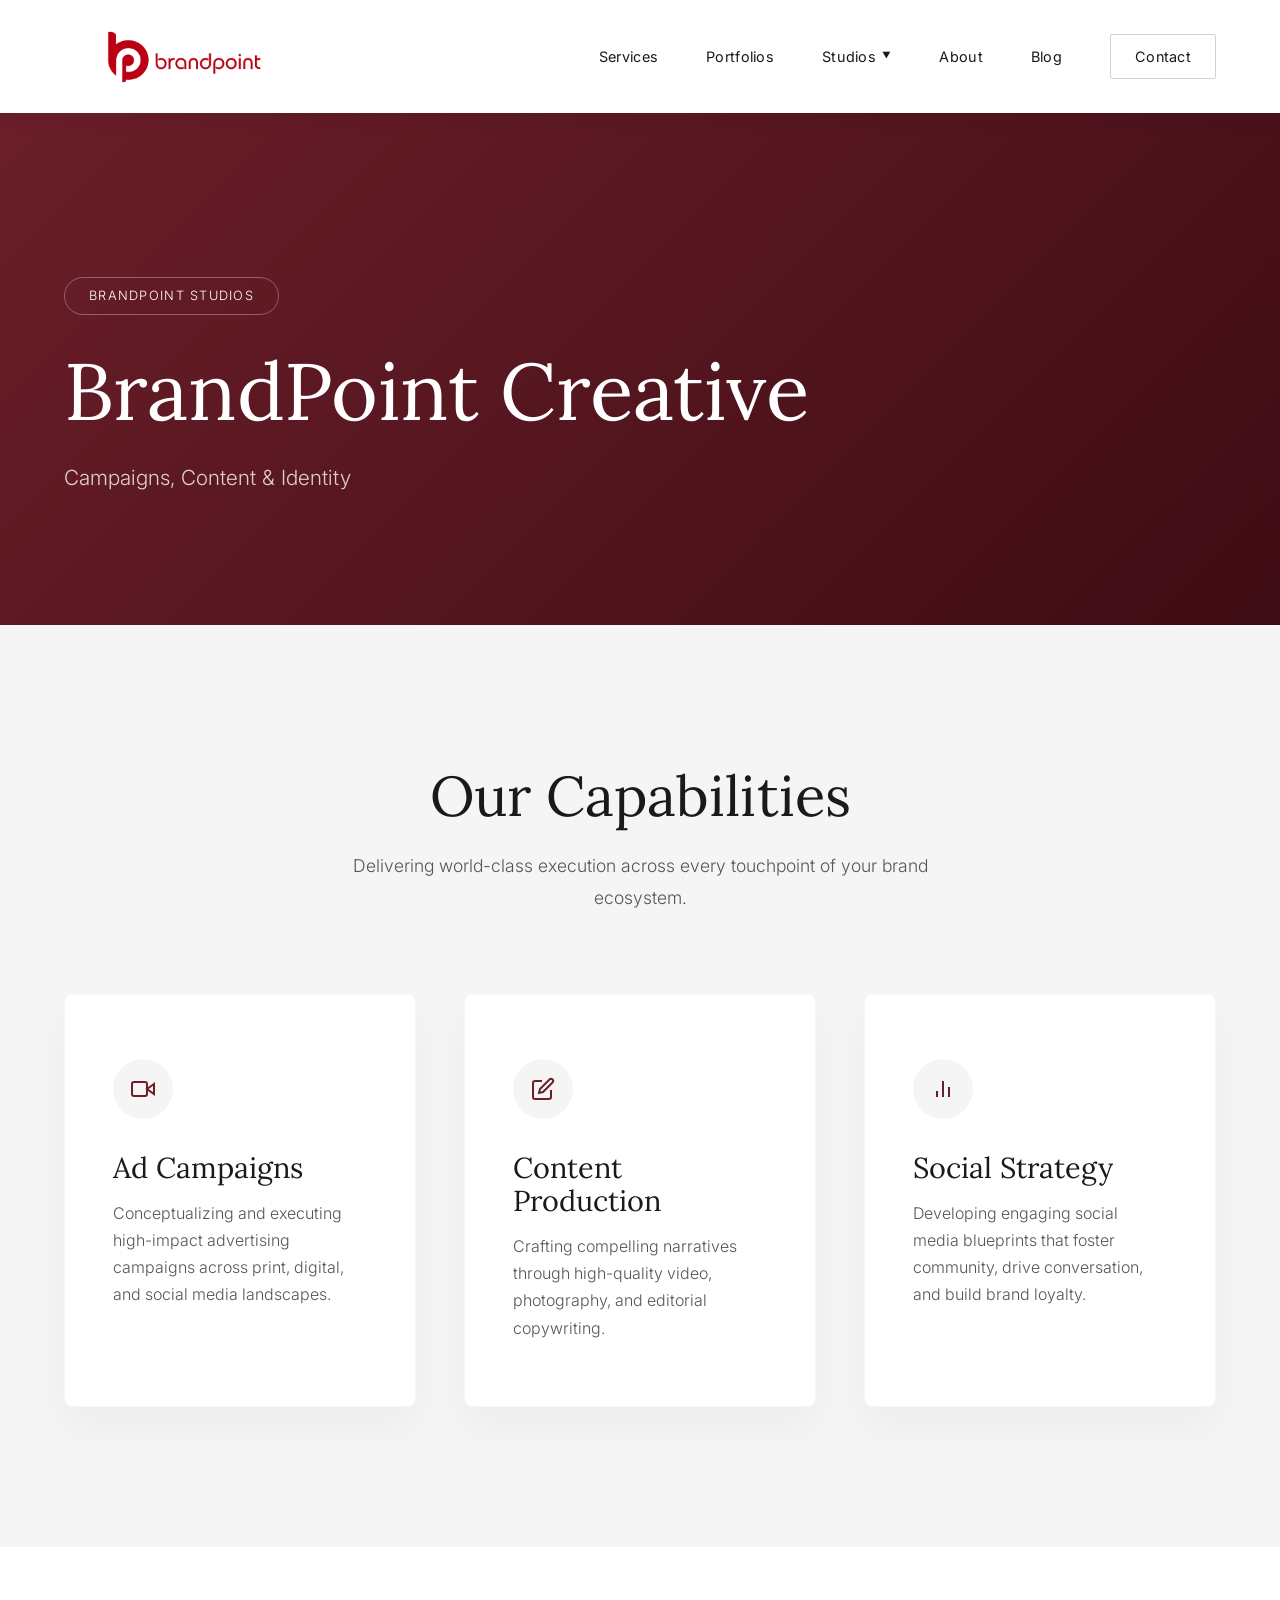
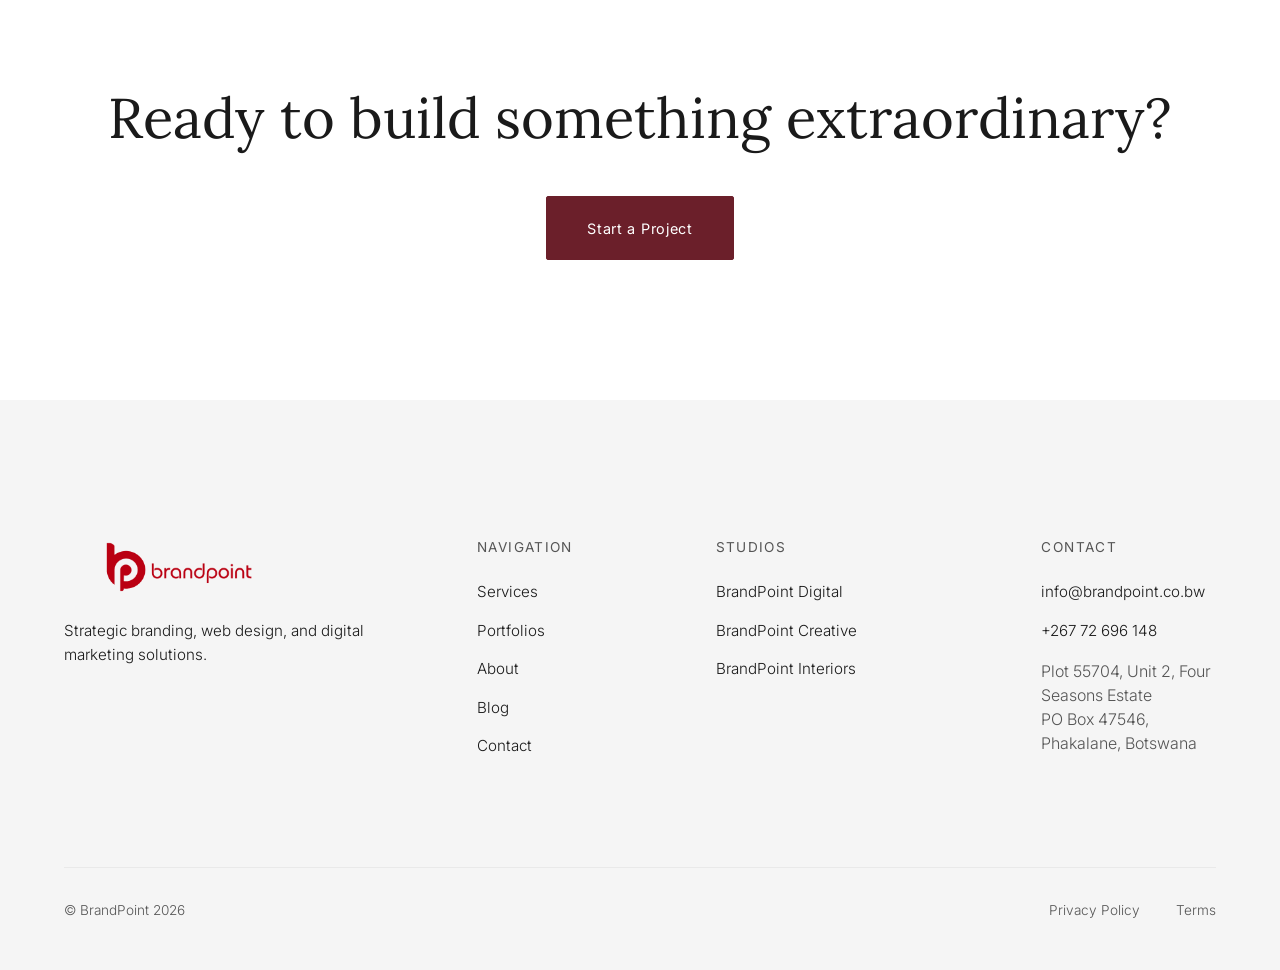
<file: studios/creative.html>
<!DOCTYPE html>
<html lang="en">
<head>
<meta charset="utf-8"/>
<meta content="width=device-width, initial-scale=1.0" name="viewport"/>
<title>BrandPoint Creative | BrandPoint Studios</title>
<link href="https://fonts.googleapis.com" rel="preconnect"/>
<link crossorigin="" href="https://fonts.gstatic.com" rel="preconnect"/>
<link href="https://fonts.googleapis.com/css2?family=Inter:wght@300;400;500&family=Lora:ital,wght@0,400;0,500;0,600;1,400&display=swap" rel="stylesheet"/>
<link href="../style.css" rel="stylesheet"/>
<style>
    .studio-hero {
        background: linear-gradient(135deg, #6B1F2A 0%, #3e0c14 100%);
        color: white;
        padding: 12rem 0 8rem;
        position: relative;
        overflow: hidden;
        margin-top: 85px;
    }
    .studio-card:hover {
        transform: translateY(-10px);
        box-shadow: 0 40px 60px rgba(0,0,0,0.08);
    }
    .blob-bg {
        position: absolute; 
        right: -10%; 
        top: 50%; 
        transform: translateY(-50%); 
        width: 50vw; 
        height: 50vw; 
        opacity: 0.3; 
        background-image: url('https://images.unsplash.com/photo-1542744094-3a31f272c490?ixlib=rb-4.0.3&auto=format&fit=crop&w=1200&q=80'); 
        background-size: cover; 
        background-position: center; 
        border-radius: 30% 70% 70% 30% / 30% 30% 70% 70%; 
        filter: grayscale(80%);
    }
    @media (max-width: 768px) {
        .blob-bg { opacity: 0.1; width: 100vw; right: -50%; }
        .studio-hero { padding: 6rem 0; }
        .editorial-title { font-size: 3rem !important; }
    }
</style>
</head>
<body>

<div class="nav-backdrop" id="nav-backdrop"></div>
<header class="site-header" id="header" >
<div class="container header-inner">
<a class="logo" href="../index.html"><img alt="BrandPoint Logo" src="../images/logo.png"  /></a>
<button aria-label="Toggle Menu" class="menu-toggle" id="mobile-menu-btn">☰</button>
<nav>
<ul class="nav-links" id="nav-links">
<li><a href="../services.html">Services</a></li>
<li><a href="../portfolios.html">Portfolios</a></li>
<li class="has-dropdown" id="studios-nav">
<a class="dropdown-trigger" href="#">Studios <span class="arrow">▼</span></a>
<div class="dropdown-content">
<a class="dropdown-item" href="digital.html"><h4>BrandPoint Digital</h4><span>Branding, Web & Digital Systems</span></a>
<a class="dropdown-item" href="creative.html"><h4>BrandPoint Creative</h4><span>Campaigns, Content & Identity</span></a>
<a class="dropdown-item" href="interiors.html"><h4>BrandPoint Interiors</h4><span>Spatial Branding & Interior Concepts</span></a>
</div>
</li>
<li><a href="../about.html">About</a></li>
<li><a href="../blog.html">Blog</a></li>
<li><a class="btn-nav-contact" href="../contact.html">Contact</a></li>
</ul>
</nav>
</div>
</header>


<section class="studio-hero">
    <div class="container" style="position: relative; z-index: 2;">
        <div style="max-width: 800px;">
            <span style="display: inline-block; padding: 0.5rem 1.5rem; border: 1px solid rgba(255,255,255,0.3); border-radius: 30px; font-size: 0.8rem; text-transform: uppercase; letter-spacing: 0.1em; margin-bottom: 2rem;">BrandPoint Studios</span>
            <h1 class="editorial-title" style="font-size: 5rem; margin-bottom: 1.5rem; line-height: 1.1; color: white;">BrandPoint Creative</h1>
            <p style="font-size: 1.3rem; line-height: 1.8; color: rgba(255,255,255,0.8); max-width: 600px;">Campaigns, Content & Identity</p>
        </div>
    </div>
    <div class="blob-bg"></div>
</section>

<section class="section-spacing" style="background-color: var(--color-bg-secondary);">
    <div class="container">
        <div class="text-center" style="margin-bottom: 5rem;">
            <h2 class="editorial-title" style="font-size: 3.5rem;">Our Capabilities</h2>
            <p style="font-size: 1.1rem; line-height: 1.8; color: var(--color-text-secondary); max-width: 600px; margin: 1.5rem auto 0;">Delivering world-class execution across every touchpoint of your brand ecosystem.</p>
        </div>
        <div style="display: grid; grid-template-columns: repeat(auto-fit, minmax(300px, 1fr)); gap: 3rem;">
            
        <div class="studio-card" style="background: white; padding: 4rem 3rem; border-radius: 8px; box-shadow: 0 20px 40px rgba(0,0,0,0.04); border: 1px solid rgba(0,0,0,0.03); transition: transform 0.4s ease, box-shadow 0.4s ease;">
            <div style="width: 60px; height: 60px; background-color: var(--color-bg-secondary); border-radius: 50%; display: flex; align-items: center; justify-content: center; margin-bottom: 2rem; color: var(--color-accent);">
                <svg width="24" height="24" viewBox="0 0 24 24" fill="none" stroke="currentColor" stroke-width="2"><polygon points="23 7 16 12 23 17 23 7"></polygon><rect x="1" y="5" width="15" height="14" rx="2" ry="2"></rect></svg>
            </div>
            <h3 style="font-size: 1.8rem; margin-bottom: 1rem; font-family: var(--font-heading);">Ad Campaigns</h3>
            <p style="color: var(--color-text-secondary); line-height: 1.7;">Conceptualizing and executing high-impact advertising campaigns across print, digital, and social media landscapes.</p>
        </div>
        
        <div class="studio-card" style="background: white; padding: 4rem 3rem; border-radius: 8px; box-shadow: 0 20px 40px rgba(0,0,0,0.04); border: 1px solid rgba(0,0,0,0.03); transition: transform 0.4s ease, box-shadow 0.4s ease;">
            <div style="width: 60px; height: 60px; background-color: var(--color-bg-secondary); border-radius: 50%; display: flex; align-items: center; justify-content: center; margin-bottom: 2rem; color: var(--color-accent);">
                <svg width="24" height="24" viewBox="0 0 24 24" fill="none" stroke="currentColor" stroke-width="2"><path d="M11 4H4a2 2 0 0 0-2 2v14a2 2 0 0 0 2 2h14a2 2 0 0 0 2-2v-7"></path><path d="M18.5 2.5a2.121 2.121 0 0 1 3 3L12 15l-4 1 1-4 9.5-9.5z"></path></svg>
            </div>
            <h3 style="font-size: 1.8rem; margin-bottom: 1rem; font-family: var(--font-heading);">Content Production</h3>
            <p style="color: var(--color-text-secondary); line-height: 1.7;">Crafting compelling narratives through high-quality video, photography, and editorial copywriting.</p>
        </div>
        
        <div class="studio-card" style="background: white; padding: 4rem 3rem; border-radius: 8px; box-shadow: 0 20px 40px rgba(0,0,0,0.04); border: 1px solid rgba(0,0,0,0.03); transition: transform 0.4s ease, box-shadow 0.4s ease;">
            <div style="width: 60px; height: 60px; background-color: var(--color-bg-secondary); border-radius: 50%; display: flex; align-items: center; justify-content: center; margin-bottom: 2rem; color: var(--color-accent);">
                <svg width="24" height="24" viewBox="0 0 24 24" fill="none" stroke="currentColor" stroke-width="2"><line x1="18" y1="20" x2="18" y2="10"></line><line x1="12" y1="20" x2="12" y2="4"></line><line x1="6" y1="20" x2="6" y2="14"></line></svg>
            </div>
            <h3 style="font-size: 1.8rem; margin-bottom: 1rem; font-family: var(--font-heading);">Social Strategy</h3>
            <p style="color: var(--color-text-secondary); line-height: 1.7;">Developing engaging social media blueprints that foster community, drive conversation, and build brand loyalty.</p>
        </div>
        
        </div>
    </div>
</section>

<section class="section-spacing text-center">
    <div class="container">
        <h2 class="editorial-title" style="font-size: 3.5rem; margin-bottom: 2rem;">Ready to build something extraordinary?</h2>
        <a href="../contact.html" class="btn btn-primary" style="margin-top: 1rem;">Start a Project</a>
    </div>
</section>


<footer class="site-footer">
<div class="container">
<div class="footer-grid">
<div class="footer-col">
<div class="footer-logo"><img alt="BrandPoint Logo" src="../images/logo.png"  /></div>
<p style="font-size: 0.95rem; margin-bottom: 0;">Strategic branding, web design, and digital marketing solutions.</p>
</div>
<div class="footer-col">
<h4>Navigation</h4>
<ul>
<li><a href="../services.html">Services</a></li>
<li><a href="../portfolios.html">Portfolios</a></li>
<li><a href="../about.html">About</a></li>
<li><a href="../blog.html">Blog</a></li>
<li><a href="../contact.html">Contact</a></li>
</ul>
</div>
<div class="footer-col">
<h4>Studios</h4>
<ul>
<li><a href="digital.html">BrandPoint Digital</a></li>
<li><a href="creative.html">BrandPoint Creative</a></li>
<li><a href="interiors.html">BrandPoint Interiors</a></li>
</ul>
</div>
<div class="footer-col">
<h4>Contact</h4>
<ul>
<li><a href="mailto:info@brandpoint.co.bw">info@brandpoint.co.bw</a></li>
<li><a href="tel:+26772696148">+267 72 696 148</a></li>
<li style="color: var(--color-text-secondary); margin-top: 1rem; line-height: 1.5;">Plot 55704, Unit 2, Four Seasons Estate<br/>PO Box 47546, Phakalane, Botswana</li>
</ul>
</div>
</div>
<div class="footer-bottom">
<div>© BrandPoint 2026</div>
<div><a href="#">Privacy Policy</a> <a href="#">Terms</a></div>
</div>
</div>
</footer>
<script src="../script.js"></script>
</body>
</html>
</file>
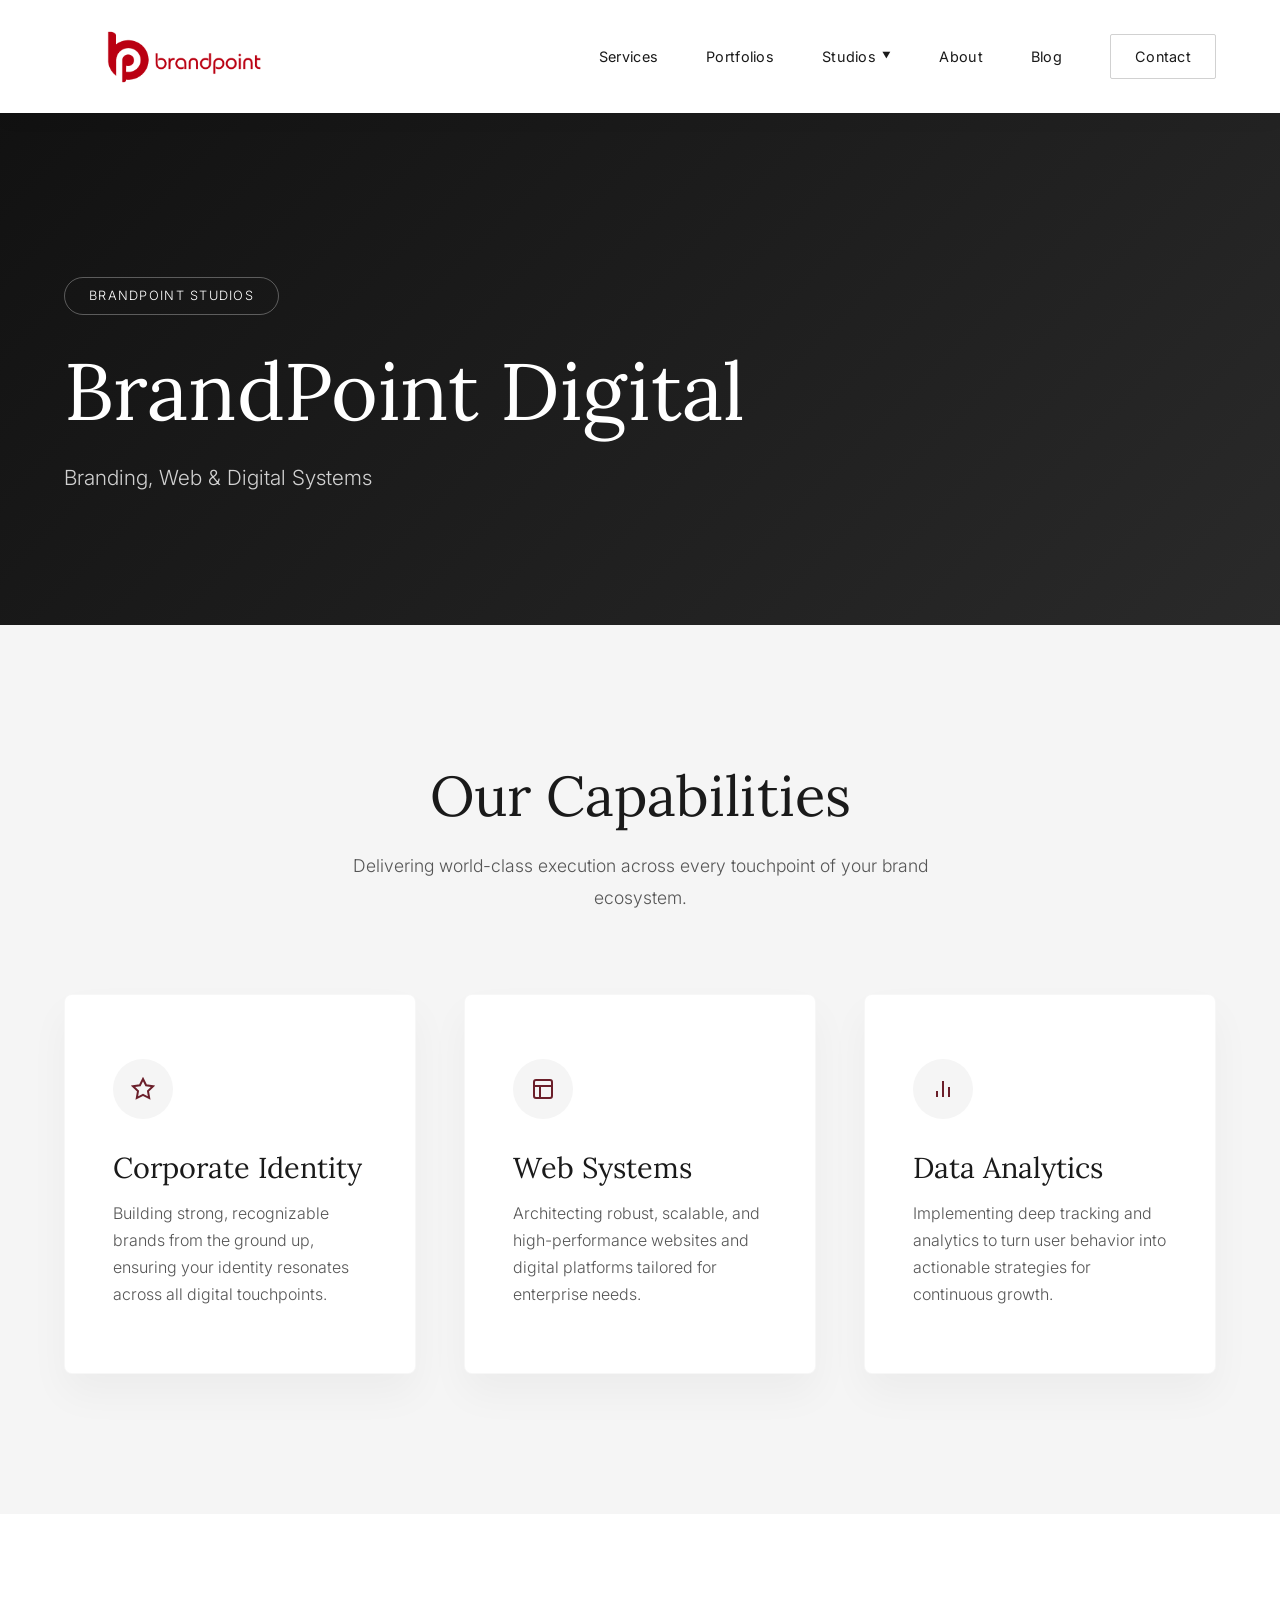
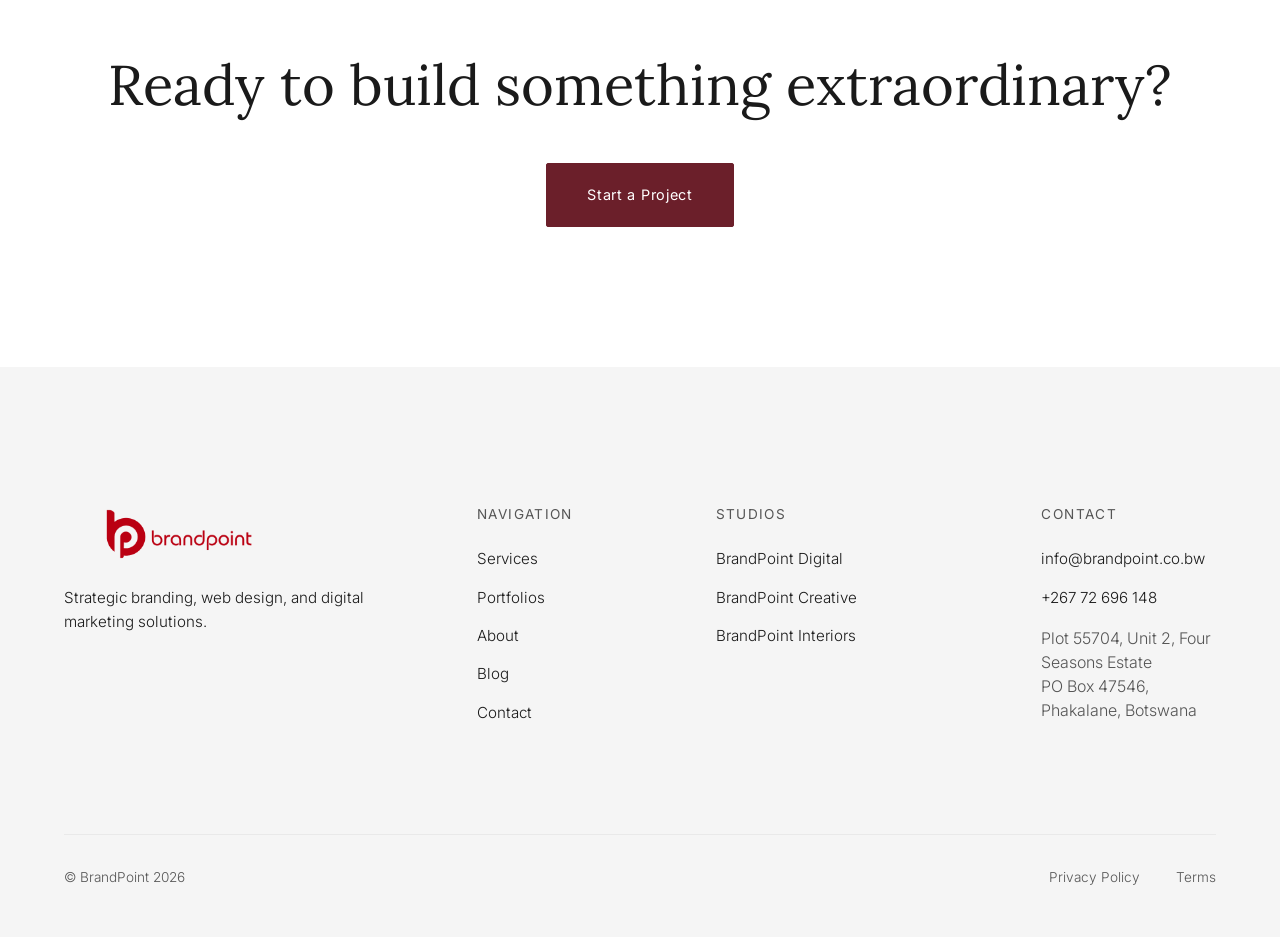
<file: studios/digital.html>
<!DOCTYPE html>
<html lang="en">
<head>
<meta charset="utf-8"/>
<meta content="width=device-width, initial-scale=1.0" name="viewport"/>
<title>BrandPoint Digital | BrandPoint Studios</title>
<link href="https://fonts.googleapis.com" rel="preconnect"/>
<link crossorigin="" href="https://fonts.gstatic.com" rel="preconnect"/>
<link href="https://fonts.googleapis.com/css2?family=Inter:wght@300;400;500&family=Lora:ital,wght@0,400;0,500;0,600;1,400&display=swap" rel="stylesheet"/>
<link href="../style.css" rel="stylesheet"/>
<style>
    .studio-hero {
        background: linear-gradient(135deg, #111111 0%, #2a2a2a 100%);
        color: white;
        padding: 12rem 0 8rem;
        position: relative;
        overflow: hidden;
        margin-top: 85px;
    }
    .studio-card:hover {
        transform: translateY(-10px);
        box-shadow: 0 40px 60px rgba(0,0,0,0.08);
    }
    .blob-bg {
        position: absolute; 
        right: -10%; 
        top: 50%; 
        transform: translateY(-50%); 
        width: 50vw; 
        height: 50vw; 
        opacity: 0.3; 
        background-image: url('https://images.unsplash.com/photo-1550751827-4bd374c3f58b?ixlib=rb-4.0.3&auto=format&fit=crop&w=1200&q=80'); 
        background-size: cover; 
        background-position: center; 
        border-radius: 30% 70% 70% 30% / 30% 30% 70% 70%; 
        filter: grayscale(80%);
    }
    @media (max-width: 768px) {
        .blob-bg { opacity: 0.1; width: 100vw; right: -50%; }
        .studio-hero { padding: 6rem 0; }
        .editorial-title { font-size: 3rem !important; }
    }
</style>
</head>
<body>

<div class="nav-backdrop" id="nav-backdrop"></div>
<header class="site-header" id="header" >
<div class="container header-inner">
<a class="logo" href="../index.html"><img alt="BrandPoint Logo" src="../images/logo.png"  /></a>
<button aria-label="Toggle Menu" class="menu-toggle" id="mobile-menu-btn">☰</button>
<nav>
<ul class="nav-links" id="nav-links">
<li><a href="../services.html">Services</a></li>
<li><a href="../portfolios.html">Portfolios</a></li>
<li class="has-dropdown" id="studios-nav">
<a class="dropdown-trigger" href="#">Studios <span class="arrow">▼</span></a>
<div class="dropdown-content">
<a class="dropdown-item" href="digital.html"><h4>BrandPoint Digital</h4><span>Branding, Web & Digital Systems</span></a>
<a class="dropdown-item" href="creative.html"><h4>BrandPoint Creative</h4><span>Campaigns, Content & Identity</span></a>
<a class="dropdown-item" href="interiors.html"><h4>BrandPoint Interiors</h4><span>Spatial Branding & Interior Concepts</span></a>
</div>
</li>
<li><a href="../about.html">About</a></li>
<li><a href="../blog.html">Blog</a></li>
<li><a class="btn-nav-contact" href="../contact.html">Contact</a></li>
</ul>
</nav>
</div>
</header>


<section class="studio-hero">
    <div class="container" style="position: relative; z-index: 2;">
        <div style="max-width: 800px;">
            <span style="display: inline-block; padding: 0.5rem 1.5rem; border: 1px solid rgba(255,255,255,0.3); border-radius: 30px; font-size: 0.8rem; text-transform: uppercase; letter-spacing: 0.1em; margin-bottom: 2rem;">BrandPoint Studios</span>
            <h1 class="editorial-title" style="font-size: 5rem; margin-bottom: 1.5rem; line-height: 1.1; color: white;">BrandPoint Digital</h1>
            <p style="font-size: 1.3rem; line-height: 1.8; color: rgba(255,255,255,0.8); max-width: 600px;">Branding, Web & Digital Systems</p>
        </div>
    </div>
    <div class="blob-bg"></div>
</section>

<section class="section-spacing" style="background-color: var(--color-bg-secondary);">
    <div class="container">
        <div class="text-center" style="margin-bottom: 5rem;">
            <h2 class="editorial-title" style="font-size: 3.5rem;">Our Capabilities</h2>
            <p style="font-size: 1.1rem; line-height: 1.8; color: var(--color-text-secondary); max-width: 600px; margin: 1.5rem auto 0;">Delivering world-class execution across every touchpoint of your brand ecosystem.</p>
        </div>
        <div style="display: grid; grid-template-columns: repeat(auto-fit, minmax(300px, 1fr)); gap: 3rem;">
            
        <div class="studio-card" style="background: white; padding: 4rem 3rem; border-radius: 8px; box-shadow: 0 20px 40px rgba(0,0,0,0.04); border: 1px solid rgba(0,0,0,0.03); transition: transform 0.4s ease, box-shadow 0.4s ease;">
            <div style="width: 60px; height: 60px; background-color: var(--color-bg-secondary); border-radius: 50%; display: flex; align-items: center; justify-content: center; margin-bottom: 2rem; color: var(--color-accent);">
                <svg width="24" height="24" viewBox="0 0 24 24" fill="none" stroke="currentColor" stroke-width="2"><polygon points="12 2 15.09 8.26 22 9.27 17 14.14 18.18 21.02 12 17.77 5.82 21.02 7 14.14 2 9.27 8.91 8.26 12 2"></polygon></svg>
            </div>
            <h3 style="font-size: 1.8rem; margin-bottom: 1rem; font-family: var(--font-heading);">Corporate Identity</h3>
            <p style="color: var(--color-text-secondary); line-height: 1.7;">Building strong, recognizable brands from the ground up, ensuring your identity resonates across all digital touchpoints.</p>
        </div>
        
        <div class="studio-card" style="background: white; padding: 4rem 3rem; border-radius: 8px; box-shadow: 0 20px 40px rgba(0,0,0,0.04); border: 1px solid rgba(0,0,0,0.03); transition: transform 0.4s ease, box-shadow 0.4s ease;">
            <div style="width: 60px; height: 60px; background-color: var(--color-bg-secondary); border-radius: 50%; display: flex; align-items: center; justify-content: center; margin-bottom: 2rem; color: var(--color-accent);">
                <svg width="24" height="24" viewBox="0 0 24 24" fill="none" stroke="currentColor" stroke-width="2"><rect x="3" y="3" width="18" height="18" rx="2" ry="2"></rect><line x1="3" y1="9" x2="21" y2="9"></line><line x1="9" y1="21" x2="9" y2="9"></line></svg>
            </div>
            <h3 style="font-size: 1.8rem; margin-bottom: 1rem; font-family: var(--font-heading);">Web Systems</h3>
            <p style="color: var(--color-text-secondary); line-height: 1.7;">Architecting robust, scalable, and high-performance websites and digital platforms tailored for enterprise needs.</p>
        </div>
        
        <div class="studio-card" style="background: white; padding: 4rem 3rem; border-radius: 8px; box-shadow: 0 20px 40px rgba(0,0,0,0.04); border: 1px solid rgba(0,0,0,0.03); transition: transform 0.4s ease, box-shadow 0.4s ease;">
            <div style="width: 60px; height: 60px; background-color: var(--color-bg-secondary); border-radius: 50%; display: flex; align-items: center; justify-content: center; margin-bottom: 2rem; color: var(--color-accent);">
                <svg width="24" height="24" viewBox="0 0 24 24" fill="none" stroke="currentColor" stroke-width="2"><line x1="18" y1="20" x2="18" y2="10"></line><line x1="12" y1="20" x2="12" y2="4"></line><line x1="6" y1="20" x2="6" y2="14"></line></svg>
            </div>
            <h3 style="font-size: 1.8rem; margin-bottom: 1rem; font-family: var(--font-heading);">Data Analytics</h3>
            <p style="color: var(--color-text-secondary); line-height: 1.7;">Implementing deep tracking and analytics to turn user behavior into actionable strategies for continuous growth.</p>
        </div>
        
        </div>
    </div>
</section>

<section class="section-spacing text-center">
    <div class="container">
        <h2 class="editorial-title" style="font-size: 3.5rem; margin-bottom: 2rem;">Ready to build something extraordinary?</h2>
        <a href="../contact.html" class="btn btn-primary" style="margin-top: 1rem;">Start a Project</a>
    </div>
</section>


<footer class="site-footer">
<div class="container">
<div class="footer-grid">
<div class="footer-col">
<div class="footer-logo"><img alt="BrandPoint Logo" src="../images/logo.png"  /></div>
<p style="font-size: 0.95rem; margin-bottom: 0;">Strategic branding, web design, and digital marketing solutions.</p>
</div>
<div class="footer-col">
<h4>Navigation</h4>
<ul>
<li><a href="../services.html">Services</a></li>
<li><a href="../portfolios.html">Portfolios</a></li>
<li><a href="../about.html">About</a></li>
<li><a href="../blog.html">Blog</a></li>
<li><a href="../contact.html">Contact</a></li>
</ul>
</div>
<div class="footer-col">
<h4>Studios</h4>
<ul>
<li><a href="digital.html">BrandPoint Digital</a></li>
<li><a href="creative.html">BrandPoint Creative</a></li>
<li><a href="interiors.html">BrandPoint Interiors</a></li>
</ul>
</div>
<div class="footer-col">
<h4>Contact</h4>
<ul>
<li><a href="mailto:info@brandpoint.co.bw">info@brandpoint.co.bw</a></li>
<li><a href="tel:+26772696148">+267 72 696 148</a></li>
<li style="color: var(--color-text-secondary); margin-top: 1rem; line-height: 1.5;">Plot 55704, Unit 2, Four Seasons Estate<br/>PO Box 47546, Phakalane, Botswana</li>
</ul>
</div>
</div>
<div class="footer-bottom">
<div>© BrandPoint 2026</div>
<div><a href="#">Privacy Policy</a> <a href="#">Terms</a></div>
</div>
</div>
</footer>
<script src="../script.js"></script>
</body>
</html>
</file>
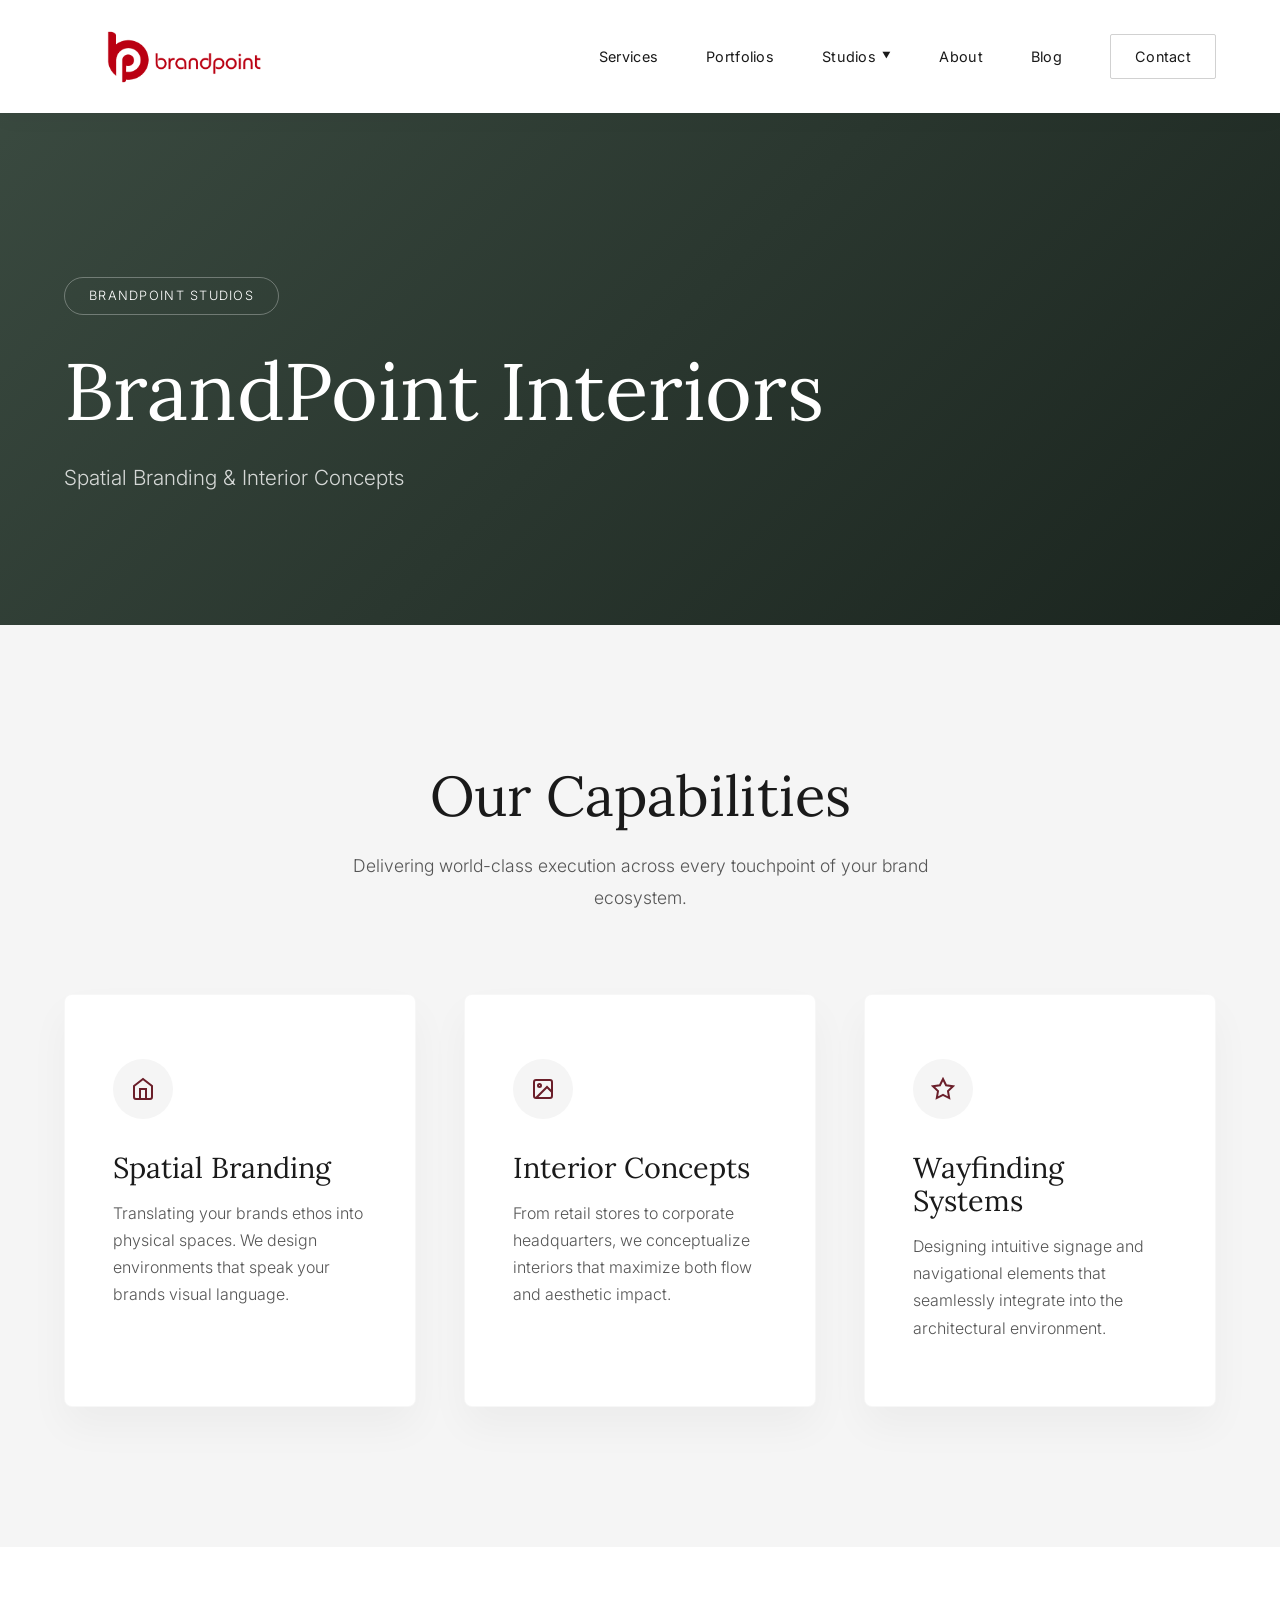
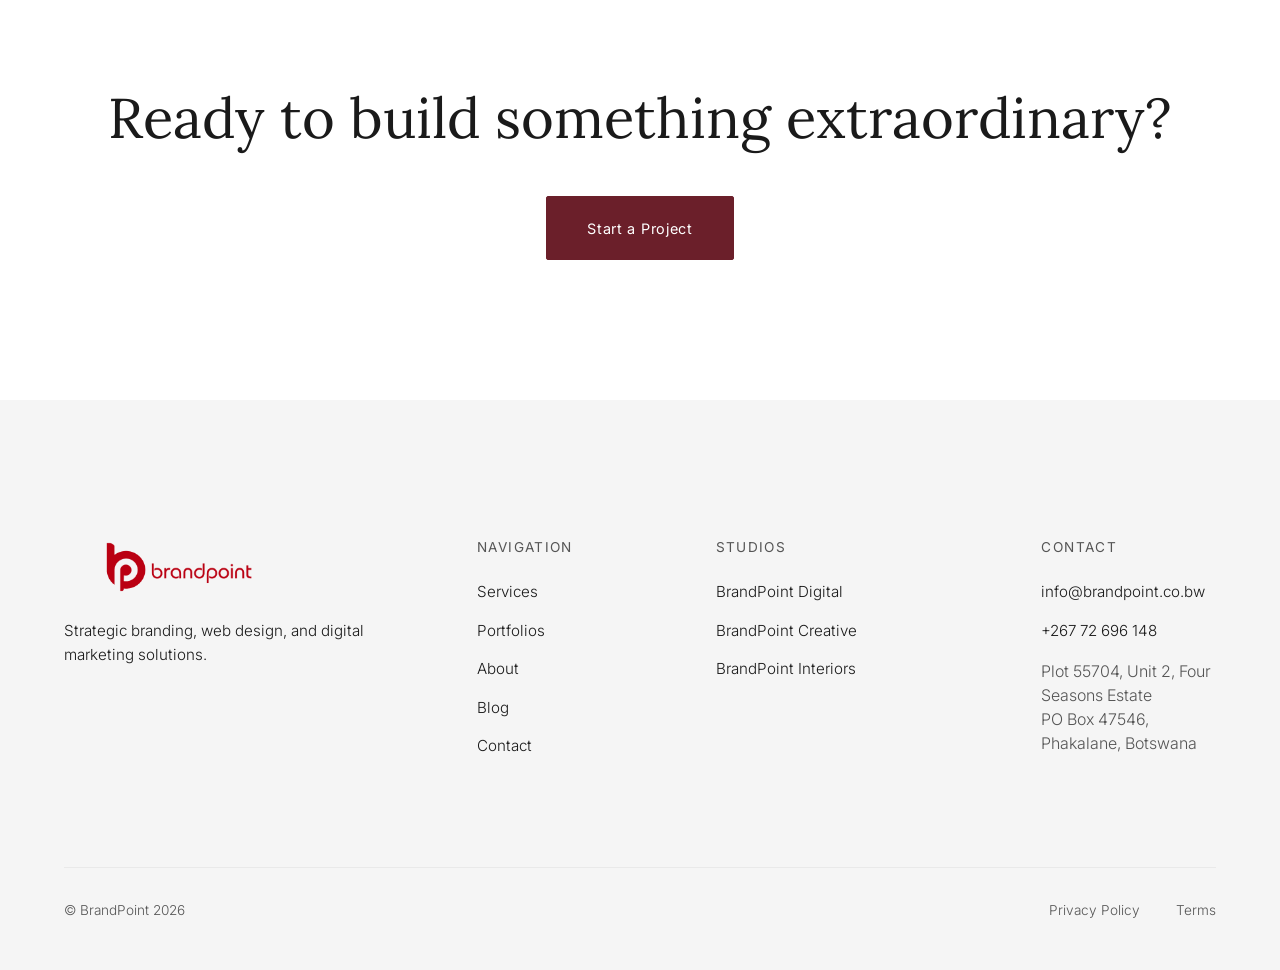
<file: studios/interiors.html>
<!DOCTYPE html>
<html lang="en">
<head>
<meta charset="utf-8"/>
<meta content="width=device-width, initial-scale=1.0" name="viewport"/>
<title>BrandPoint Interiors | BrandPoint Studios</title>
<link href="https://fonts.googleapis.com" rel="preconnect"/>
<link crossorigin="" href="https://fonts.gstatic.com" rel="preconnect"/>
<link href="https://fonts.googleapis.com/css2?family=Inter:wght@300;400;500&family=Lora:ital,wght@0,400;0,500;0,600;1,400&display=swap" rel="stylesheet"/>
<link href="../style.css" rel="stylesheet"/>
<style>
    .studio-hero {
        background: linear-gradient(135deg, #3a4a40 0%, #1a241e 100%);
        color: white;
        padding: 12rem 0 8rem;
        position: relative;
        overflow: hidden;
        margin-top: 85px;
    }
    .studio-card:hover {
        transform: translateY(-10px);
        box-shadow: 0 40px 60px rgba(0,0,0,0.08);
    }
    .blob-bg {
        position: absolute; 
        right: -10%; 
        top: 50%; 
        transform: translateY(-50%); 
        width: 50vw; 
        height: 50vw; 
        opacity: 0.3; 
        background-image: url('https://images.unsplash.com/photo-1497366216548-37526070297c?ixlib=rb-4.0.3&auto=format&fit=crop&w=1200&q=80'); 
        background-size: cover; 
        background-position: center; 
        border-radius: 30% 70% 70% 30% / 30% 30% 70% 70%; 
        filter: grayscale(80%);
    }
    @media (max-width: 768px) {
        .blob-bg { opacity: 0.1; width: 100vw; right: -50%; }
        .studio-hero { padding: 6rem 0; }
        .editorial-title { font-size: 3rem !important; }
    }
</style>
</head>
<body>

<div class="nav-backdrop" id="nav-backdrop"></div>
<header class="site-header" id="header" >
<div class="container header-inner">
<a class="logo" href="../index.html"><img alt="BrandPoint Logo" src="../images/logo.png"  /></a>
<button aria-label="Toggle Menu" class="menu-toggle" id="mobile-menu-btn">☰</button>
<nav>
<ul class="nav-links" id="nav-links">
<li><a href="../services.html">Services</a></li>
<li><a href="../portfolios.html">Portfolios</a></li>
<li class="has-dropdown" id="studios-nav">
<a class="dropdown-trigger" href="#">Studios <span class="arrow">▼</span></a>
<div class="dropdown-content">
<a class="dropdown-item" href="digital.html"><h4>BrandPoint Digital</h4><span>Branding, Web & Digital Systems</span></a>
<a class="dropdown-item" href="creative.html"><h4>BrandPoint Creative</h4><span>Campaigns, Content & Identity</span></a>
<a class="dropdown-item" href="interiors.html"><h4>BrandPoint Interiors</h4><span>Spatial Branding & Interior Concepts</span></a>
</div>
</li>
<li><a href="../about.html">About</a></li>
<li><a href="../blog.html">Blog</a></li>
<li><a class="btn-nav-contact" href="../contact.html">Contact</a></li>
</ul>
</nav>
</div>
</header>


<section class="studio-hero">
    <div class="container" style="position: relative; z-index: 2;">
        <div style="max-width: 800px;">
            <span style="display: inline-block; padding: 0.5rem 1.5rem; border: 1px solid rgba(255,255,255,0.3); border-radius: 30px; font-size: 0.8rem; text-transform: uppercase; letter-spacing: 0.1em; margin-bottom: 2rem;">BrandPoint Studios</span>
            <h1 class="editorial-title" style="font-size: 5rem; margin-bottom: 1.5rem; line-height: 1.1; color: white;">BrandPoint Interiors</h1>
            <p style="font-size: 1.3rem; line-height: 1.8; color: rgba(255,255,255,0.8); max-width: 600px;">Spatial Branding & Interior Concepts</p>
        </div>
    </div>
    <div class="blob-bg"></div>
</section>

<section class="section-spacing" style="background-color: var(--color-bg-secondary);">
    <div class="container">
        <div class="text-center" style="margin-bottom: 5rem;">
            <h2 class="editorial-title" style="font-size: 3.5rem;">Our Capabilities</h2>
            <p style="font-size: 1.1rem; line-height: 1.8; color: var(--color-text-secondary); max-width: 600px; margin: 1.5rem auto 0;">Delivering world-class execution across every touchpoint of your brand ecosystem.</p>
        </div>
        <div style="display: grid; grid-template-columns: repeat(auto-fit, minmax(300px, 1fr)); gap: 3rem;">
            
        <div class="studio-card" style="background: white; padding: 4rem 3rem; border-radius: 8px; box-shadow: 0 20px 40px rgba(0,0,0,0.04); border: 1px solid rgba(0,0,0,0.03); transition: transform 0.4s ease, box-shadow 0.4s ease;">
            <div style="width: 60px; height: 60px; background-color: var(--color-bg-secondary); border-radius: 50%; display: flex; align-items: center; justify-content: center; margin-bottom: 2rem; color: var(--color-accent);">
                <svg width="24" height="24" viewBox="0 0 24 24" fill="none" stroke="currentColor" stroke-width="2"><path d="M3 9l9-7 9 7v11a2 2 0 0 1-2 2H5a2 2 0 0 1-2-2z"></path><polyline points="9 22 9 12 15 12 15 22"></polyline></svg>
            </div>
            <h3 style="font-size: 1.8rem; margin-bottom: 1rem; font-family: var(--font-heading);">Spatial Branding</h3>
            <p style="color: var(--color-text-secondary); line-height: 1.7;">Translating your brands ethos into physical spaces. We design environments that speak your brands visual language.</p>
        </div>
        
        <div class="studio-card" style="background: white; padding: 4rem 3rem; border-radius: 8px; box-shadow: 0 20px 40px rgba(0,0,0,0.04); border: 1px solid rgba(0,0,0,0.03); transition: transform 0.4s ease, box-shadow 0.4s ease;">
            <div style="width: 60px; height: 60px; background-color: var(--color-bg-secondary); border-radius: 50%; display: flex; align-items: center; justify-content: center; margin-bottom: 2rem; color: var(--color-accent);">
                <svg width="24" height="24" viewBox="0 0 24 24" fill="none" stroke="currentColor" stroke-width="2"><rect x="3" y="3" width="18" height="18" rx="2" ry="2"></rect><circle cx="8.5" cy="8.5" r="1.5"></circle><polyline points="21 15 16 10 5 21"></polyline></svg>
            </div>
            <h3 style="font-size: 1.8rem; margin-bottom: 1rem; font-family: var(--font-heading);">Interior Concepts</h3>
            <p style="color: var(--color-text-secondary); line-height: 1.7;">From retail stores to corporate headquarters, we conceptualize interiors that maximize both flow and aesthetic impact.</p>
        </div>
        
        <div class="studio-card" style="background: white; padding: 4rem 3rem; border-radius: 8px; box-shadow: 0 20px 40px rgba(0,0,0,0.04); border: 1px solid rgba(0,0,0,0.03); transition: transform 0.4s ease, box-shadow 0.4s ease;">
            <div style="width: 60px; height: 60px; background-color: var(--color-bg-secondary); border-radius: 50%; display: flex; align-items: center; justify-content: center; margin-bottom: 2rem; color: var(--color-accent);">
                <svg width="24" height="24" viewBox="0 0 24 24" fill="none" stroke="currentColor" stroke-width="2"><polygon points="12 2 15.09 8.26 22 9.27 17 14.14 18.18 21.02 12 17.77 5.82 21.02 7 14.14 2 9.27 8.91 8.26 12 2"></polygon></svg>
            </div>
            <h3 style="font-size: 1.8rem; margin-bottom: 1rem; font-family: var(--font-heading);">Wayfinding Systems</h3>
            <p style="color: var(--color-text-secondary); line-height: 1.7;">Designing intuitive signage and navigational elements that seamlessly integrate into the architectural environment.</p>
        </div>
        
        </div>
    </div>
</section>

<section class="section-spacing text-center">
    <div class="container">
        <h2 class="editorial-title" style="font-size: 3.5rem; margin-bottom: 2rem;">Ready to build something extraordinary?</h2>
        <a href="../contact.html" class="btn btn-primary" style="margin-top: 1rem;">Start a Project</a>
    </div>
</section>


<footer class="site-footer">
<div class="container">
<div class="footer-grid">
<div class="footer-col">
<div class="footer-logo"><img alt="BrandPoint Logo" src="../images/logo.png"  /></div>
<p style="font-size: 0.95rem; margin-bottom: 0;">Strategic branding, web design, and digital marketing solutions.</p>
</div>
<div class="footer-col">
<h4>Navigation</h4>
<ul>
<li><a href="../services.html">Services</a></li>
<li><a href="../portfolios.html">Portfolios</a></li>
<li><a href="../about.html">About</a></li>
<li><a href="../blog.html">Blog</a></li>
<li><a href="../contact.html">Contact</a></li>
</ul>
</div>
<div class="footer-col">
<h4>Studios</h4>
<ul>
<li><a href="digital.html">BrandPoint Digital</a></li>
<li><a href="creative.html">BrandPoint Creative</a></li>
<li><a href="interiors.html">BrandPoint Interiors</a></li>
</ul>
</div>
<div class="footer-col">
<h4>Contact</h4>
<ul>
<li><a href="mailto:info@brandpoint.co.bw">info@brandpoint.co.bw</a></li>
<li><a href="tel:+26772696148">+267 72 696 148</a></li>
<li style="color: var(--color-text-secondary); margin-top: 1rem; line-height: 1.5;">Plot 55704, Unit 2, Four Seasons Estate<br/>PO Box 47546, Phakalane, Botswana</li>
</ul>
</div>
</div>
<div class="footer-bottom">
<div>© BrandPoint 2026</div>
<div><a href="#">Privacy Policy</a> <a href="#">Terms</a></div>
</div>
</div>
</footer>
<script src="../script.js"></script>
</body>
</html>
</file>
<file: style.css>
/* Reset & Base Styles */
* {
    margin: 0;
    padding: 0;
    box-sizing: border-box;
}

:root {
    --color-bg-primary: #FFFFFF;
    --color-bg-secondary: #F5F5F5;
    --color-text-primary: #1A1A1A;
    --color-text-secondary: #555555;
    --color-accent: #6B1F2A;
    
    --font-heading: 'Lora', serif;
    --font-body: 'Inter', sans-serif;
    
    --spacing-xs: 1rem;
    --spacing-sm: 2rem;
    --spacing-md: 4rem;
    --spacing-lg: 6rem;
    --spacing-xl: 140px; /* Large vertical spacing */
    
    --transition-fast: 0.3s ease;
    --transition-smooth: 0.8s cubic-bezier(0.2, 0.8, 0.2, 1);
}

body {
    font-family: var(--font-body);
    color: var(--color-text-primary);
    background-color: var(--color-bg-primary);
    line-height: 1.6;
    font-size: 16px;
    font-weight: 300;
    -webkit-font-smoothing: antialiased;
    -moz-osx-font-smoothing: grayscale;
    overflow-x: hidden;
}

/* Typography */
h1, h2, h3, h4, h5, h6 {
    font-family: var(--font-heading);
    font-weight: 400;
    line-height: 1.15;
    color: var(--color-text-primary);
}

h1.hero-title {
    font-size: clamp(3.5rem, 6vw, 5.5rem);
    letter-spacing: -0.02em;
    margin-bottom: 2rem;
}

h2.section-title {
    font-size: clamp(2.5rem, 4.5vw, 3.5rem);
    letter-spacing: -0.01em;
    margin-bottom: 1.5rem;
}

p.section-desc {
    font-size: 1.1rem;
    color: var(--color-text-secondary);
    max-width: 65ch;
    margin-bottom: 3rem;
}

a {
    color: var(--color-text-primary);
    text-decoration: none;
    transition: var(--transition-fast);
}

/* Layout */
.container {
    max-width: 1200px;
    margin: 0 auto;
    padding: 0 5%;
}

.section-spacing {
    padding: var(--spacing-xl) 0;
}

.section-bg-light {
    background-color: var(--color-bg-secondary);
}

.section-header {
    margin-bottom: var(--spacing-md);
}

.text-center {
    text-align: center;
}

.text-center p.section-desc {
    margin-left: auto;
    margin-right: auto;
}

.d-flex-between {
    display: flex;
    justify-content: space-between;
    align-items: flex-end;
}

/* Header & Navigation */
.site-header {
    position: fixed;
    top: 0;
    left: 0;
    width: 100%;
    padding: 1.5rem 0;
    z-index: 1000;
    background-color: var(--color-bg-primary);
    box-shadow: 0 4px 20px rgba(0,0,0,0.05);
    transition: background-color var(--transition-fast), padding var(--transition-fast), box-shadow var(--transition-fast);
}

.site-header.scrolled {
    background-color: var(--color-bg-primary);
    padding: 1rem 0;
    border-bottom: 1px solid var(--color-bg-secondary);
    box-shadow: 0 8px 30px rgba(0,0,0,0.08);
}

.header-inner {
    display: flex;
    justify-content: space-between;
    align-items: center;
}

.logo {
    font-family: var(--font-heading);
    font-size: 1.5rem;
    font-weight: 500;
    letter-spacing: 0.05em;
    color: var(--color-text-primary);
    position: relative;
    z-index: 1001;
}

.nav-links {
    display: flex;
    gap: 3rem;
    align-items: center;
    list-style: none;
}

.nav-links > li > a {
    font-size: 0.9rem;
    letter-spacing: 0.02em;
    font-weight: 400;
    color: var(--color-text-primary);
    position: relative;
    display: inline-flex;
    align-items: center;
}

.arrow {
    font-size: 0.6em;
    margin-left: 6px;
}

.nav-links > li > a::after {
    content: '';
    position: absolute;
    bottom: -4px;
    left: 0;
    width: 100%;
    height: 1px;
    background-color: var(--color-accent);
    transform: scaleX(0);
    transform-origin: right;
    transition: transform var(--transition-fast);
}

.nav-links > li > a:hover {
    color: var(--color-accent);
}

.nav-links > li > a:hover::after {
    transform: scaleX(1);
    transform-origin: left;
}

.has-dropdown {
    position: relative;
}

.dropdown-content {
    position: absolute;
    top: calc(100% + 15px);
    left: -20px;
    background-color: var(--color-bg-primary);
    min-width: 340px;
    padding: 1rem 0;
    box-shadow: 0 15px 40px rgba(0,0,0,0.06);
    border: 1px solid rgba(0,0,0,0.04);
    opacity: 0;
    visibility: hidden;
    transform: translateY(10px);
    transition: opacity 0.25s ease, transform 0.25s ease, visibility 0.25s;
    border-radius: 4px;
    z-index: 1000;
}

.dropdown-content::before {
    content: '';
    position: absolute;
    top: -20px;
    left: 0;
    width: 100%;
    height: 20px;
}

.has-dropdown:hover .dropdown-content,
.has-dropdown.active .dropdown-content {
    opacity: 1;
    visibility: visible;
    transform: translateY(0);
}

.dropdown-item {
    display: block;
    padding: 1.2rem 2rem;
    transition: all 0.25s ease;
}

.dropdown-item h4 {
    font-family: var(--font-body);
    font-size: 1rem;
    font-weight: 500;
    margin-bottom: 0.3rem;
    color: var(--color-text-primary);
    transition: color 0.25s ease;
}

.dropdown-item span {
    display: block;
    font-size: 0.85rem;
    color: var(--color-text-secondary);
    transition: color 0.25s ease;
}

.dropdown-item:hover {
    background-color: #F5F5F5;
    padding-left: 2.3rem;
    padding-right: 1.7rem;
}

.dropdown-item:hover h4,
.dropdown-item:hover span {
    color: #6B1F2A;
}

.nav-backdrop {
    position: fixed;
    top: 0;
    left: 0;
    width: 100%;
    height: 100vh;
    background-color: rgba(26, 26, 26, 0.15);
    backdrop-filter: blur(12px);
    -webkit-backdrop-filter: blur(12px);
    z-index: 999;
    opacity: 0;
    visibility: hidden;
    transition: opacity 0.3s ease, visibility 0.3s ease;
    pointer-events: none;
}

.nav-backdrop.active {
    opacity: 1;
    visibility: visible;
}

.btn-nav-contact {
    padding: 0.6rem 1.5rem !important;
    border: 1px solid rgba(26,26,26,0.2);
    border-radius: 2px;
    transition: var(--transition-fast) !important;
}

.btn-nav-contact::after {
    display: none !important;
}

.btn-nav-contact:hover {
    background-color: var(--color-accent);
    border-color: var(--color-accent);
    color: var(--color-bg-primary) !important;
    transform: translateY(-2px);
}

.menu-toggle {
    display: none;
    cursor: pointer;
    z-index: 1001;
    border: none;
    background: transparent;
    font-size: 1.5rem;
    color: var(--color-text-primary);
}

/* Buttons */
.btn {
    display: inline-block;
    padding: 1.2rem 2.5rem;
    font-family: var(--font-body);
    font-size: 0.9rem;
    letter-spacing: 0.05em;
    font-weight: 400;
    border-radius: 2px;
    transition: var(--transition-fast);
    cursor: pointer;
}

.btn-primary {
    background-color: var(--color-accent);
    color: var(--color-bg-primary);
    border: 1px solid var(--color-accent);
}

.btn-primary:hover {
    background-color: #511620;
    border-color: #511620;
    transform: translateY(-2px);
    color: var(--color-bg-primary);
}

.btn-secondary {
    background-color: transparent;
    color: var(--color-text-primary);
    border: 1px solid var(--color-text-primary);
}

.btn-secondary:hover {
    background-color: var(--color-bg-primary);
    color: var(--color-accent);
    border-color: var(--color-accent);
    transform: translateY(-2px);
}

.btn-hero-outline {
    background-color: transparent;
    color: #ffffff;
    border: 1px solid #ffffff;
}

.btn-hero-outline:hover {
    background-color: #ffffff;
    color: var(--color-accent);
    border-color: #ffffff;
    transform: translateY(-2px);
}

/* 1. Hero Section */
.hero {
    min-height: 100vh;
    display: flex;
    align-items: center;
    padding-top: 150px;
    padding-bottom: 50px;
}

.hero-content {
    max-width: 800px;
}

.hero-subtitle {
    font-size: 1.15rem;
    margin-bottom: 3rem;
    max-width: 600px;
}

.hero-actions {
    display: flex;
    gap: 1.5rem;
}

/* 2. Services */
.services-grid {
    display: grid;
    grid-template-columns: repeat(3, 1fr);
    gap: 2rem;
    margin-bottom: 4rem;
}

.service-card {
    background-color: var(--color-bg-primary);
    padding: 3rem 2rem;
    border: 1px solid rgba(0,0,0,0.03);
    transition: var(--transition-fast);
    border-radius: 2px;
}

.service-icon {
    margin-bottom: 1.5rem;
    color: var(--color-accent);
    transition: transform var(--transition-smooth);
}

.service-card h3 {
    font-size: 1.4rem;
    margin-bottom: 0;
    transition: color var(--transition-fast);
}

.service-card:hover {
    transform: translateY(-5px);
    box-shadow: 0 15px 35px rgba(0,0,0,0.04);
}

.service-card:hover .service-icon {
    transform: translateY(-4px) scale(1.05);
}

.service-card:hover h3 {
    color: var(--color-accent);
}

.services-cta {
    display: flex;
    align-items: center;
    gap: 2rem;
}

.phone-link {
    font-size: 1rem;
    color: var(--color-text-secondary);
}

.phone-link strong {
    color: var(--color-text-primary);
    font-weight: 500;
}

/* 3. About */
.about-grid {
    display: grid;
    grid-template-columns: 1fr 1fr;
    gap: var(--spacing-lg);
    align-items: center;
}

.clean-list {
    list-style: none;
    margin-bottom: 2.5rem;
}

.clean-list li {
    position: relative;
    padding-left: 1.5rem;
    margin-bottom: 0.8rem;
    font-size: 1.05rem;
    color: var(--color-text-secondary);
}

.clean-list li::before {
    content: '•';
    position: absolute;
    left: 0;
    color: var(--color-accent);
    font-size: 1.2rem;
    line-height: 1;
}

.stat-block-large {
    background-color: var(--color-bg-secondary);
    padding: 4rem;
    text-align: center;
    margin-bottom: 2rem;
}

.stat-number {
    display: block;
    font-family: var(--font-heading);
    font-size: 8rem;
    line-height: 1;
    color: var(--color-accent);
}

.stat-label {
    display: block;
    font-size: 1.1rem;
    text-transform: uppercase;
    letter-spacing: 0.1em;
    margin-top: 1rem;
}

.partner-marquee-container {
    margin-top: 6rem;
    border-top: 1px solid rgba(0,0,0,0.05);
    padding-top: 4rem;
    width: 100vw;
    margin-left: calc(-50vw + 50%);
    overflow: hidden;
}

.partner-marquee {
    position: relative;
    width: 100%;
    overflow: hidden;
}

.marquee-track {
    display: flex;
    width: max-content;
    animation: marquee 20s linear infinite;
    gap: 6rem;
    padding-right: 6rem;
    align-items: center;
}

.marquee-track:hover {
    animation-play-state: paused;
}

.partner-logo {
    height: 45px;
    object-fit: contain;
    opacity: 0.5;
    filter: grayscale(100%);
    transition: var(--transition-fast);
}

.partner-logo:hover {
    opacity: 1;
    filter: grayscale(0%);
}

@keyframes marquee {
    0% { transform: translateX(0); }
    100% { transform: translateX(-50%); }
}

/* 4. Metrics */
.metrics-grid {
    display: grid;
    grid-template-columns: repeat(3, 1fr);
    gap: 3rem;
    text-align: center;
}

.metric-number {
    font-size: 4rem;
    color: var(--color-accent);
    margin-bottom: 0.5rem;
    font-family: var(--font-heading);
}

.metric-label {
    font-size: 1rem;
    text-transform: uppercase;
    letter-spacing: 0.1em;
    color: var(--color-text-secondary);
}

/* 5. Portfolio */
.portfolio-grid {
    display: grid;
    grid-template-columns: repeat(2, 1fr);
    gap: 4rem;
}

.portfolio-item {
    overflow: hidden;
}

.portfolio-item img {
    width: 100%;
    height: 500px;
    object-fit: cover;
    margin-bottom: 1.5rem;
    transition: transform var(--transition-smooth);
}

.portfolio-item:hover img {
    transform: scale(1.04);
}

.portfolio-caption h4 {
    font-size: 1.5rem;
    margin-bottom: 0.2rem;
}

.portfolio-caption p {
    color: var(--color-text-secondary);
}

/* 6. Team */
.team-grid {
    display: grid;
    grid-template-columns: repeat(3, 1fr);
    gap: 3rem;
}

.team-card {
    background-color: var(--color-bg-primary);
    padding: 2.5rem;
    text-align: center;
}

.team-img {
    width: 120px;
    height: 120px;
    border-radius: 50%;
    object-fit: cover;
    margin-bottom: 1.5rem;
}

.team-info h4 {
    font-size: 1.3rem;
    margin-bottom: 0.2rem;
}

.team-info p {
    font-size: 0.9rem;
    margin-bottom: 1rem;
    color: var(--color-text-secondary);
}

.team-social {
    display: inline-block;
    font-size: 0.85rem;
    text-transform: uppercase;
    letter-spacing: 0.05em;
    color: var(--color-text-secondary);
    transition: color var(--transition-fast);
}

.team-social:hover {
    color: var(--color-accent);
}

/* 7. Reviews */
.reviews-grid {
    display: grid;
    grid-template-columns: repeat(2, 1fr);
    gap: 4rem;
}

.review-card {
    padding: 3rem;
    background-color: var(--color-bg-secondary);
}

.stars {
    color: var(--color-accent);
    font-size: 1.2rem;
    margin-bottom: 1.5rem;
}

.quote {
    font-family: var(--font-heading);
    font-size: 1.4rem;
    color: var(--color-text-primary);
    margin-bottom: 2rem;
    line-height: 1.4;
}

.author {
    font-size: 0.9rem;
    text-transform: uppercase;
    letter-spacing: 0.05em;
    margin-bottom: 0;
    color: var(--color-text-secondary);
}

/* 8. Contact */
.contact-grid {
    display: grid;
    grid-template-columns: 1fr 1fr;
    gap: var(--spacing-lg);
}

.contact-block {
    margin-bottom: 2rem;
}

.contact-block h4 {
    font-family: var(--font-body);
    font-size: 0.85rem;
    text-transform: uppercase;
    letter-spacing: 0.1em;
    color: var(--color-text-secondary);
    margin-bottom: 0.5rem;
}

.contact-block p {
    margin-bottom: 0;
    color: var(--color-text-primary);
}

.minimal-form .form-group {
    margin-bottom: 2rem;
}

.minimal-form input,
.minimal-form textarea {
    width: 100%;
    padding: 1rem 0;
    border: none;
    border-bottom: 1px solid rgba(0,0,0,0.1);
    background: transparent;
    font-family: var(--font-body);
    font-size: 1rem;
    color: var(--color-text-primary);
    transition: border-color var(--transition-fast);
}

.minimal-form input:focus,
.minimal-form textarea:focus {
    outline: none;
    border-bottom-color: var(--color-accent);
}

/* 9. Stats */
.stats-grid {
    display: grid;
    grid-template-columns: repeat(4, 1fr);
    gap: 2rem;
    text-align: center;
    border-top: 1px solid rgba(0,0,0,0.05);
    border-bottom: 1px solid rgba(0,0,0,0.05);
    padding: 4rem 0;
}

.stat-item h4 {
    font-family: var(--font-heading);
    font-size: 2.5rem;
    margin-bottom: 0.5rem;
    color: var(--color-text-primary);
}

.stat-item p {
    font-size: 0.9rem;
    text-transform: uppercase;
    letter-spacing: 0.05em;
    margin-bottom: 0;
    color: var(--color-text-secondary);
}

/* 10. Blog */
.blog-grid {
    display: grid;
    grid-template-columns: repeat(3, 1fr);
    gap: 3rem;
}

.blog-card {
    padding-top: 2rem;
    border-top: 1px solid rgba(0,0,0,0.1);
}

.blog-date {
    font-size: 0.85rem;
    text-transform: uppercase;
    letter-spacing: 0.05em;
    margin-bottom: 1rem;
    color: var(--color-text-secondary);
}

.blog-title {
    font-family: var(--font-heading);
    font-size: 1.4rem;
    line-height: 1.3;
    color: var(--color-text-primary);
}

/* Footer */
.site-footer {
    background-color: var(--color-bg-secondary);
    padding: var(--spacing-xl) 0 3rem;
}

.footer-grid {
    display: grid;
    grid-template-columns: 2fr 1fr 1.5fr 1fr;
    gap: 4rem;
    margin-bottom: var(--spacing-lg);
}

.footer-logo {
    font-family: var(--font-heading);
    font-size: 1.5rem;
    margin-bottom: 1rem;
    color: var(--color-text-primary);
}

.footer-col h4 {
    font-family: var(--font-body);
    font-size: 0.85rem;
    text-transform: uppercase;
    letter-spacing: 0.1em;
    margin-bottom: 1.5rem;
    color: var(--color-text-secondary);
}

.footer-col ul {
    list-style: none;
}

.footer-col li {
    margin-bottom: 0.8rem;
}

.footer-col a {
    font-size: 0.95rem;
    position: relative;
    color: var(--color-text-primary);
}

.footer-col a::after {
    content: '';
    position: absolute;
    bottom: -2px;
    left: 0;
    width: 100%;
    height: 1px;
    background-color: var(--color-accent);
    transform: scaleX(0);
    transform-origin: right;
    transition: transform var(--transition-fast);
}

.footer-col a:hover {
    color: var(--color-accent);
}

.footer-col a:hover::after {
    transform: scaleX(1);
    transform-origin: left;
}

.footer-bottom {
    border-top: 1px solid rgba(0,0,0,0.05);
    padding-top: 2rem;
    display: flex;
    justify-content: space-between;
    font-size: 0.85rem;
    color: var(--color-text-secondary);
}

.footer-bottom a {
    color: var(--color-text-secondary);
    margin-left: 2rem;
}

.footer-bottom a:hover {
    color: var(--color-accent);
}

/* Animations */
.fade-up {
    opacity: 0;
    transform: translateY(40px);
    transition: opacity 0.8s cubic-bezier(0.2, 0.8, 0.2, 1), transform 0.8s cubic-bezier(0.2, 0.8, 0.2, 1);
}

.fade-up.visible {
    opacity: 1;
    transform: translateY(0);
}

/* Mobile Responsive */
@media (max-width: 992px) {
    .about-grid, .contact-grid {
        grid-template-columns: 1fr;
    }
    .services-grid, .metrics-grid, .portfolio-grid, .team-grid, .reviews-grid, .blog-grid {
        grid-template-columns: repeat(2, 1fr);
    }
    .stats-grid {
        grid-template-columns: repeat(2, 1fr);
        gap: 3rem;
    }
    .footer-grid {
        grid-template-columns: 1fr 1fr;
    }
}

@media (max-width: 768px) {
    :root {
        --spacing-xl: 80px;
    }
    
    .hero-actions {
        flex-direction: column;
    }
    
    .services-grid, .metrics-grid, .portfolio-grid, .team-grid, .reviews-grid, .blog-grid {
        grid-template-columns: 1fr;
    }
    
    .d-flex-between {
        flex-direction: column;
        align-items: flex-start;
        gap: 1rem;
    }
    
    .menu-toggle {
        display: block;
    }
    
    .nav-links {
        position: fixed;
        top: 0;
        right: -100%;
        width: 100%;
        height: 100vh;
        background-color: var(--color-bg-primary);
        flex-direction: column;
        justify-content: center;
        transition: right var(--transition-smooth);
        padding: 2rem;
    }
    
    .nav-links.active {
        right: 0;
    }
    
    .has-dropdown {
        padding-bottom: 0;
    }
    
    .dropdown-content {
        position: static;
        box-shadow: none;
        border: none;
        opacity: 1;
        visibility: visible;
        transform: none;
        display: none;
        padding: 1rem 0 0 1rem;
        min-width: 100%;
    }
    
    .has-dropdown.active .dropdown-content {
        display: block;
    }

    .footer-grid {
        grid-template-columns: 1fr;
        gap: 2.5rem;
    }
    
    .footer-bottom {
        flex-direction: column;
        gap: 1rem;
    }
    .footer-bottom a {
        margin-left: 0;
        margin-right: 1.5rem;
    }
}


/* =========================================
   SERVICES PAGE COMPONENT STYLES
   ========================================= */

/* Page Hero */
.page-hero {
    padding-top: 180px;
    padding-bottom: 80px;
    background-color: var(--color-bg-primary);
}

.hero-label {
    font-family: var(--font-body);
    font-size: 0.85rem;
    text-transform: uppercase;
    letter-spacing: 0.1em;
    color: var(--color-text-secondary);
    margin-bottom: 1.5rem;
}

/* Services Breakdown Grid */
.services-breakdown-grid {
    display: grid;
    grid-template-columns: repeat(2, 1fr);
    gap: 3rem;
}

.service-row {
    background-color: var(--color-bg-primary);
    padding: 3.5rem;
    display: flex;
    gap: 2rem;
    align-items: flex-start;
    border: 1px solid transparent;
    transition: all 0.3s ease;
    border-radius: 4px;
}

.service-row:hover {
    background-color: #F8F8F8;
    border-color: rgba(0,0,0,0.03);
    transform: translateY(-2px);
}

.service-row .service-icon-wrapper {
    color: var(--color-text-secondary);
    transition: color 0.3s ease;
}

.service-row:hover .service-icon-wrapper {
    color: var(--color-accent);
}

.service-details h3 {
    font-size: 1.4rem;
    margin-bottom: 0.8rem;
    transition: color 0.3s ease;
}

.service-row:hover .service-details h3 {
    color: var(--color-accent);
}

.service-details p {
    margin-bottom: 0;
    font-size: 0.95rem;
    line-height: 1.6;
}

/* Process Section */
.process-grid {
    display: flex;
    gap: 4rem;
    margin-top: 4rem;
}

.process-step {
    flex: 1;
    border-top: 1px solid rgba(0,0,0,0.1);
    padding-top: 2rem;
    transition: transform 0.3s ease, border-color 0.3s ease;
}

.process-step:hover {
    transform: translateY(-4px);
    border-top-color: var(--color-accent);
}

.process-number {
    font-family: var(--font-heading);
    font-size: 3rem;
    color: rgba(26,26,26,0.1);
    margin-bottom: 1rem;
    transition: color 0.3s ease;
}

.process-step:hover .process-number {
    color: rgba(107,31,42,0.2);
}

.process-content h4 {
    font-family: var(--font-heading);
    font-size: 1.4rem;
    margin-bottom: 1rem;
}

.process-content p {
    font-size: 0.95rem;
    color: var(--color-text-secondary);
    margin-bottom: 0;
}

/* CTA Block */
.cta-conversion-block {
    max-width: 700px;
    margin: 0 auto;
}

.cta-actions {
    margin-top: 3rem;
    display: flex;
    align-items: center;
    justify-content: center;
    gap: 2rem;
}

/* Services Page Mobile Responsive */
@media (max-width: 992px) {
    .services-breakdown-grid {
        grid-template-columns: 1fr;
    }
}
@media (max-width: 768px) {
    .process-grid {
        flex-direction: column;
        gap: 2rem;
    }
    .service-row {
        flex-direction: column;
        padding: 2.5rem;
        gap: 1.5rem;
    }
    .cta-actions {
        flex-direction: column;
    }
}

/* =========================================
   NEW EDITORIAL ABOUT SECTION
   ========================================= */
.sub-label {
    display: inline-block;
    font-size: 0.85rem;
    text-transform: uppercase;
    letter-spacing: 0.1em;
    color: var(--color-accent);
    margin-bottom: 1.5rem;
    font-weight: 500;
}

.editorial-title {
    font-family: var(--font-heading);
    font-size: 3.5rem;
    line-height: 1.1;
    color: var(--color-text-primary);
    margin-bottom: 1.5rem;
}

.about-features {
    display: grid;
    grid-template-columns: 1fr 1fr;
    gap: 2rem;
    margin-bottom: 3rem;
}

.feature-item {
    position: relative;
    padding-top: 1rem;
}

.feature-line {
    position: absolute;
    top: 0;
    left: 0;
    width: 30px;
    height: 2px;
    background-color: var(--color-accent);
    transition: width 0.3s ease;
}

.feature-item:hover .feature-line {
    width: 100%;
    opacity: 0.2;
}

.feature-item h4 {
    font-family: var(--font-heading);
    font-size: 1.2rem;
    margin-bottom: 0.5rem;
}

.feature-item p {
    font-size: 0.95rem;
    color: var(--color-text-secondary);
    margin-bottom: 0;
}

.image-wrapper {
    position: relative;
    width: 100%;
    height: 100%;
    min-height: 600px;
}

.about-img {
    width: 100%;
    height: 100%;
    object-fit: cover;
    position: absolute;
    top: 0;
    left: 0;
    border-radius: 2px;
}

.stat-badge {
    position: absolute;
    bottom: -30px;
    left: -30px;
    background-color: var(--color-bg-primary);
    padding: 3rem;
    box-shadow: 0 20px 40px rgba(0,0,0,0.06);
    display: flex;
    align-items: center;
    gap: 1.5rem;
}

.stat-badge .stat-number {
    font-size: 5rem;
    font-family: var(--font-heading);
    color: var(--color-accent);
    line-height: 1;
}

.stat-badge .stat-label {
    margin-top: 0;
    font-size: 0.95rem;
    text-transform: uppercase;
    letter-spacing: 0.1em;
}

@media (max-width: 992px) {
    .editorial-title { font-size: 2.5rem; }
    .about-text { padding-right: 0 !important; }
    .image-wrapper { min-height: 400px; margin-top: 3rem; }
    .stat-badge { bottom: 0; left: 0; padding: 2rem; }
    .stat-badge .stat-number { font-size: 4rem; }
}


/* =========================================
   STUDIO PAGE STYLES
   ========================================= */
.portfolio-item:hover img {
    transform: scale(1.04) !important;
}

.portfolio-item:hover h4 {
    color: var(--color-accent) !important;
}

.hover-zoom:hover {
    transform: scale(1.05);
}
.blog-card h4 a:hover {
    color: var(--color-accent) !important;
}

/* Logo Styles */
.site-header .logo {
    display: flex;
    align-items: center;
    width: 240px;
    height: 65px;
    position: relative;
    z-index: 1001;
    overflow: hidden;
}

.site-header .logo img {
    height: 200px;
    width: auto;
    display: block;
    position: absolute;
    top: 50%;
    left: 50%;
    transform: translate(-50%, -50%);
}

.footer-logo {
    display: flex;
    align-items: center;
    width: 240px;
    height: 55px;
    overflow: hidden;
    position: relative;
    margin-bottom: 1.5rem;
}

.footer-logo img {
    height: 190px;
    width: auto;
    max-width: none;
    position: absolute;
    top: 50%;
    left: 48%;
    transform: translate(-50%, -50%);
}

.service-card:hover {
    transform: translateY(-5px);
    box-shadow: 0 12px 30px rgba(0,0,0,0.08) !important;
}

/* Social Icons System */
nav {
    display: flex;
    align-items: center;
}

.social-icons {
    display: inline-flex;
    align-items: center;
    gap: 1.5rem;
}

.header-socials {
    margin-left: 2.5rem;
}

.footer-socials {
    margin-top: 1.5rem;
}

.social-icon {
    color: var(--color-text-primary);
    transition: color 0.3s ease, transform 0.3s ease;
    display: inline-flex;
    align-items: center;
    justify-content: center;
}

.social-icon svg {
    width: 18px;
    height: 18px;
    stroke-width: 1.25;
}

.footer-socials .social-icon svg {
    width: 20px;
    height: 20px;
}

.social-icon:hover {
    color: var(--color-accent);
    transform: scale(1.05);
}

/* =========================================
   RESPONSIVE OPTIMIZATION SYSTEM
   ========================================= */

/* Responsive Containers */
.container {
    width: 100%;
    max-width: 1400px;
    margin: 0 auto;
    padding: 0 5%;
}

/* Responsive Grid Base */
.responsive-grid {
    display: grid;
    gap: 5rem;
}

.grid-2 { grid-template-columns: 1fr 1fr; }
.grid-3 { grid-template-columns: repeat(3, 1fr); }
.grid-4 { grid-template-columns: repeat(4, 1fr); }

/* Tablet Optimization (1024px) */
@media (max-width: 1024px) {
    .grid-4 { grid-template-columns: repeat(2, 1fr); }
    .grid-3 { grid-template-columns: repeat(2, 1fr); }
    .responsive-grid { gap: 3.5rem; }
    
    .editorial-title { font-size: 3.5rem !important; }
    .page-hero .editorial-title { font-size: 4rem !important; }
}

/* Mobile Optimization (768px) */
@media (max-width: 768px) {
    /* Safety Reset for Mobile */
    * { box-sizing: border-box; }
    body, html { overflow-x: hidden !important; position: relative; width: 100%; }
    
    .container { 
        padding: 0 24px !important; 
        width: 100% !important;
        max-width: 100% !important;
    }

    /* Universal Grid Stacking */
    .responsive-grid, 
    [style*="display: grid"], 
    .grid-2, .grid-3, .grid-4 { 
        grid-template-columns: 1fr !important; 
        gap: 2.5rem !important;
        display: flex !important;
        flex-direction: column !important;
    }
    
    /* Reset all hardcoded widths and gaps */
    div, section, [style*="max-width"], [style*="gap"] { 
        max-width: 100% !important; 
        gap: 2rem !important;
    }

    /* Layout & Spacing */
    .section-spacing { padding: 60px 0 !important; }
    
    /* Header & Logo */
    .site-header { padding: 10px 0 !important; }
    .site-header .logo, .footer-logo { width: 180px !important; height: 50px !important; overflow: hidden !important; position: relative !important; }
    .site-header .logo img, .footer-logo img { 
        height: 160px !important; 
        position: absolute !important;
        top: 50% !important;
        left: 50% !important;
        transform: translate(-50%, -50%) !important;
        width: auto !important;
        max-width: none !important;
    } 
    .header-inner { justify-content: space-between !important; }
    .menu-toggle { display: block !important; margin-left: auto !important; font-size: 1.8rem !important; }

    /* Typography Stabilization */
    h1, .editorial-title { 
        font-size: 2.8rem !important; 
        line-height: 1.1 !important; 
        letter-spacing: -0.01em !important;
        margin-bottom: 1.5rem !important;
    }
    
    h2 { font-size: 2.4rem !important; }
    h3 { font-size: 2rem !important; }
    
    .page-hero { padding-top: 100px !important; padding-bottom: 50px !important; }
    .page-hero .hero-subtitle { font-size: 1.1rem !important; line-height: 1.6 !important; }

    /* Fix Mission Metrics Overlap */
    [style*="font-size: 5rem"], .metric-number { 
        font-size: 2.8rem !important; 
        margin-bottom: 0.2rem !important;
    }
    [style*="font-size: 5rem"] + p {
        font-size: 0.8rem !important;
        letter-spacing: 0.05em !important;
    }
    
    /* Testimonials Mobile Fix */
    .testimonial-item p[style*="font-size: 2rem"] {
        font-size: 1.3rem !important;
        line-height: 1.6 !important;
        margin-bottom: 1.5rem !important;
    }
    .testimonial-item h5 { font-size: 1rem !important; }
    .testimonial-item span { font-size: 0.8rem !important; }
    
    .testimonial-slider { margin-top: 2rem !important; }

    /* Portfolio & Team Stacking */
    .portfolio-item { 
        display: flex !important; 
        flex-direction: column !important; 
        gap: 1.5rem !important; 
    }
    .portfolio-item img { height: 350px !important; }
    .portfolio-item div { order: 0 !important; }

    .team-card img, .hover-lift img { height: 400px !important; }

    /* Booking System Fixes */
    #booking-form-container { 
        padding: 2rem 1.5rem !important; 
        margin-top: 1rem !important;
    }
    
    /* Services Fixes */
    .service-card { padding: 2rem 1.5rem !important; }
}

/* Small Mobile (480px) */
@media (max-width: 480px) {
    .editorial-title { font-size: 2.2rem !important; }
    .container { padding: 0 20px !important; }
    
    .section-spacing { padding: 50px 0 !important; }
    
    .btn { 
        width: 100%; 
        text-align: center; 
        justify-content: center;
        padding: 1rem !important;
    }
    
    [style*="display: flex"] { 
        flex-direction: column !important; 
        width: 100% !important;
    }
    
    .hero-content div[style*="display: flex"] {
        gap: 1rem !important;
    }
}

.hover-zoom:hover {
    transform: scale(1.05);
}
.blog-card h4 a:hover {
    color: var(--color-accent) !important;
}

.hover-zoom:hover {
    transform: scale(1.05);
}
.blog-card h4 a:hover {
    color: var(--color-accent) !important;
}



/* Mobile Responsiveness Enforcement */
.portfolio-item {
    display: grid;
    grid-template-columns: 1.2fr 1fr;
    gap: 5rem;
    align-items: center;
    margin-bottom: 6rem;
}

.portfolio-item-reverse {
    grid-template-columns: 1fr 1.2fr;
}

.portfolio-item-reverse > div:first-child {
    order: 2;
}

.portfolio-item-reverse > div:last-child {
    order: 1;
}

.portfolio-img-container {
    overflow: hidden;
    border-radius: 4px;
    box-shadow: 0 30px 60px rgba(0,0,0,0.1);
}

.portfolio-img {
    width: 100%;
    height: 600px;
    object-fit: cover;
    transition: transform 0.8s cubic-bezier(0.165, 0.84, 0.44, 1);
}

@media (max-width: 992px) {
    .portfolio-item, .portfolio-item-reverse {
        grid-template-columns: 1fr;
        gap: 3rem;
        margin-bottom: 4rem;
    }
    .portfolio-item-reverse > div:first-child {
        order: 1;
    }
    .portfolio-item-reverse > div:last-child {
        order: 2;
    }
    .portfolio-img {
        height: 400px;
    }
    
    .grid-2, .grid-3, .responsive-grid, .about-grid, .services-grid, .team-grid, .stats-grid, .contact-grid, .footer-grid {
        grid-template-columns: 1fr !important;
        gap: 2rem !important;
    }
    
    .page-hero {
        padding: 4rem 0 !important;
        min-height: auto !important;
        margin-top: 70px !important;
    }
    
    .hero-title, .editorial-title {
        font-size: 2.5rem !important;
        line-height: 1.2 !important;
    }
    
    .stat-number {
        font-size: 3.5rem !important;
    }
    
    #booking-form-container {
        padding: 1.5rem !important;
        margin-top: 2rem;
    }
    
    .logo-slider {
        width: max-content;
    }
    .logo-slide {
        padding: 0 1.5rem !important;
    }
    .logo-slide img {
        max-height: 50px !important;
    }
    
    /* Mobile Navigation */
    .menu-toggle {
        display: block !important;
        background: none;
        border: none;
        font-size: 1.8rem;
        cursor: pointer;
        z-index: 1001;
    }
    .nav-links {
        display: none !important;
    }
    .nav-links.active {
        display: flex !important;
        flex-direction: column;
        position: absolute;
        top: 100%;
        left: 0;
        width: 100%;
        background: var(--color-bg-primary);
        padding: 2rem;
        box-shadow: 0 20px 40px rgba(0,0,0,0.1);
        gap: 1.5rem !important;
        align-items: flex-start !important;
    }
    .header-socials {
        display: none !important;
    }
}

/* Premium Portfolio Grid Redesign */
.premium-port-card {
    cursor: pointer;
}

.premium-port-card:hover .port-img {
    transform: scale(1.05);
}

.premium-port-card:hover .port-overlay {
    opacity: 1 !important;
}

.premium-port-card:hover .port-view-text {
    transform: translateY(0) !important;
}

/* Premium Custom Calendar UI */
.premium-calendar-overlay {
    position: fixed;
    top: 0;
    left: 0;
    width: 100vw;
    height: 100vh;
    background: rgba(10, 15, 30, 0.4); /* Deep blue-tinted dark background */
    backdrop-filter: blur(20px); /* Heavy premium blur */
    -webkit-backdrop-filter: blur(20px);
    z-index: 99999;
    display: flex;
    align-items: center;
    justify-content: center;
    opacity: 0;
    visibility: hidden;
    transition: opacity 0.4s cubic-bezier(0.165, 0.84, 0.44, 1), visibility 0.4s;
}

.premium-calendar-overlay.active {
    opacity: 1;
    visibility: visible;
}

.premium-calendar-modal {
    background: #ffffff;
    width: 100%;
    max-width: 420px;
    border-radius: 20px;
    box-shadow: 0 40px 100px rgba(107, 31, 42, 0.15); /* Brand red shadow */
    padding: 2.5rem;
    transform: translateY(40px) scale(0.95);
    transition: transform 0.5s cubic-bezier(0.165, 0.84, 0.44, 1);
}

.premium-calendar-overlay.active .premium-calendar-modal {
    transform: translateY(0) scale(1);
}

.calendar-header {
    display: flex;
    align-items: center;
    justify-content: space-between;
    margin-bottom: 2rem;
}

.calendar-header h3 {
    margin: 0;
    font-family: var(--font-heading);
    font-size: 1.6rem;
    color: var(--color-text-primary);
}

.cal-nav-btn {
    background: var(--color-bg-secondary);
    border: none;
    width: 40px;
    height: 40px;
    border-radius: 50%;
    display: flex;
    align-items: center;
    justify-content: center;
    cursor: pointer;
    font-size: 1.2rem;
    color: var(--color-text-primary);
    transition: background 0.3s, color 0.3s;
}

.cal-nav-btn:hover {
    background: var(--color-accent); /* Brand red */
    color: white;
}

.calendar-weekdays {
    display: grid;
    grid-template-columns: repeat(7, 1fr);
    text-align: center;
    font-size: 0.8rem;
    font-weight: 700;
    text-transform: uppercase;
    color: var(--color-text-secondary);
    margin-bottom: 1rem;
}

.calendar-days {
    display: grid;
    grid-template-columns: repeat(7, 1fr);
    gap: 10px;
}

.cal-day {
    aspect-ratio: 1;
    display: flex;
    align-items: center;
    justify-content: center;
    font-size: 1rem;
    border-radius: 50%;
    cursor: pointer;
    transition: all 0.3s cubic-bezier(0.165, 0.84, 0.44, 1);
    border: 2px solid transparent;
}

.cal-day.selectable:hover {
    background: var(--color-accent);
    color: white;
    transform: scale(1.1);
    box-shadow: 0 10px 20px rgba(107, 31, 42, 0.2);
}

.cal-day.today {
    border-color: var(--color-accent);
    color: var(--color-accent);
    font-weight: bold;
}

.cal-day.disabled {
    color: #ccc;
    cursor: not-allowed;
    background: transparent;
}

.cal-day.disabled.weekend {
    background: rgba(0,0,0,0.02);
    color: #bbb;
    text-decoration: line-through;
}

.cal-day.empty {
    background: transparent;
    cursor: default;
}

.calendar-footer {
    margin-top: 2rem;
    text-align: center;
    padding-top: 1.5rem;
}

/* ==========================================
   GLOBAL NAVIGATION RESPONSIVENESS OVERRIDE
========================================== */

/* 1. Desktop Default (Up to Infinity) */
.menu-toggle {
    display: none !important; /* Hidden on desktop */
}

.nav-links {
    display: flex !important; /* Visible on desktop */
    align-items: center;
}

/* 2. Tablet & Mobile (1024px and below) */
@media (max-width: 1024px) {
    .menu-toggle {
        display: block !important; /* Show Hamburger */
        background: none;
        border: none;
        font-size: 2rem;
        cursor: pointer;
        z-index: 999999;
        color: var(--color-text-primary);
        padding: 0.5rem;
    }
    
    .nav-links {
        display: none !important; /* Hide standard nav */
        flex-direction: column;
        position: absolute;
        top: 100%;
        left: 0;
        width: 100%;
        background: #ffffff;
        padding: 2rem;
        box-shadow: 0 20px 40px rgba(0,0,0,0.1);
        border-top: 1px solid rgba(0,0,0,0.05);
        z-index: 999998;
    }
    
    .nav-links.active {
        display: flex !important; /* Show when active */
    }
    
    .nav-links li {
        margin: 1rem 0;
        width: 100%;
    }
    
    .nav-links li a {
        display: block;
        font-size: 1.2rem;
        padding: 0.5rem 0;
    }
    
    .header-socials {
        display: none !important; /* Hide socials on mobile header to save space */
    }
    
    /* Ensure Dropdown behaves correctly on mobile */
    .has-dropdown .dropdown-content {
        position: static !important;
        opacity: 1 !important;
        visibility: visible !important;
        box-shadow: none !important;
        transform: none !important;
        padding: 1rem 0 1rem 1rem !important;
        border: none !important;
        display: none; /* Hide by default */
    }
    
    .has-dropdown.open .dropdown-content {
        display: block; /* Show if parent has 'open' class */
    }
}

/* ==========================================
   ULTIMATE MOBILE NAV FIX
========================================== */
@media (max-width: 1024px) {
    .site-header {
        position: fixed !important;
        height: auto !important;
        overflow: visible !important;
    }
    
    .menu-toggle {
        display: block !important;
        position: relative !important;
        z-index: 10000 !important;
        background: none !important;
        border: none !important;
        font-size: 2.2rem !important;
        color: var(--color-text-primary) !important;
        cursor: pointer !important;
    }
    
    .nav-links {
        display: none !important;
        position: fixed !important;
        top: 0 !important;
        left: 0 !important;
        width: 100vw !important;
        height: 100vh !important;
        background: #ffffff !important;
        flex-direction: column !important;
        justify-content: center !important;
        align-items: center !important;
        z-index: 9999 !important;
        margin: 0 !important;
        padding: 0 !important;
        gap: 2rem !important;
    }
    
    .nav-links.active {
        display: flex !important;
    }
    
    .nav-links li {
        margin: 0 !important;
    }
    
    .nav-links li a {
        font-size: 1.8rem !important;
        font-weight: 500 !important;
    }
    
    .header-socials {
        display: none !important;
    }
    
    .nav-backdrop {
        display: none !important;
    }
}

/* SAFETY FALLBACK: Ensure content is visible even if JS fails */
.fade-up {
    opacity: 1;
    transform: none;
}

/* Re-enable animations only if JS is confirmed working */
body.js-enabled .fade-up {
    opacity: 0;
    transform: translateY(30px);
    transition: opacity 0.8s ease, transform 0.8s ease;
}

body.js-enabled .fade-up.visible {
    opacity: 1;
    transform: translateY(0);
}
</file>
